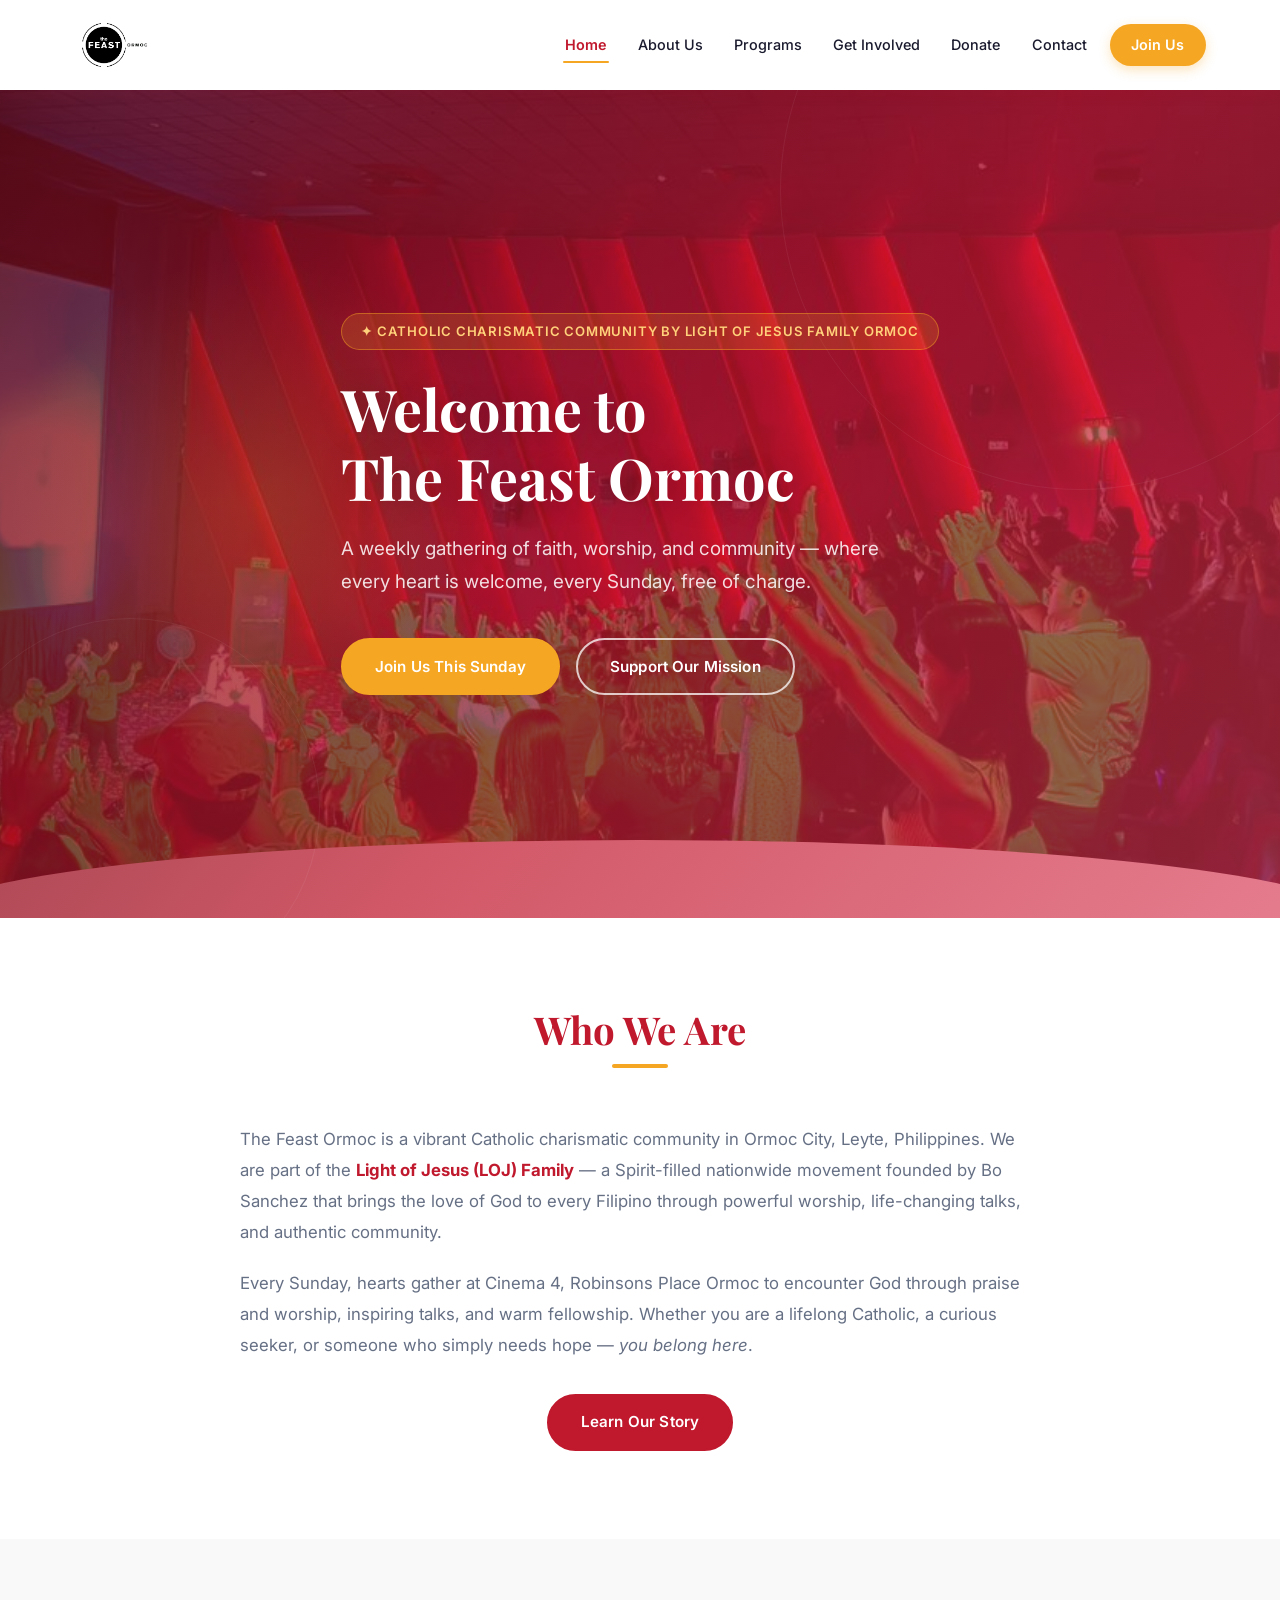
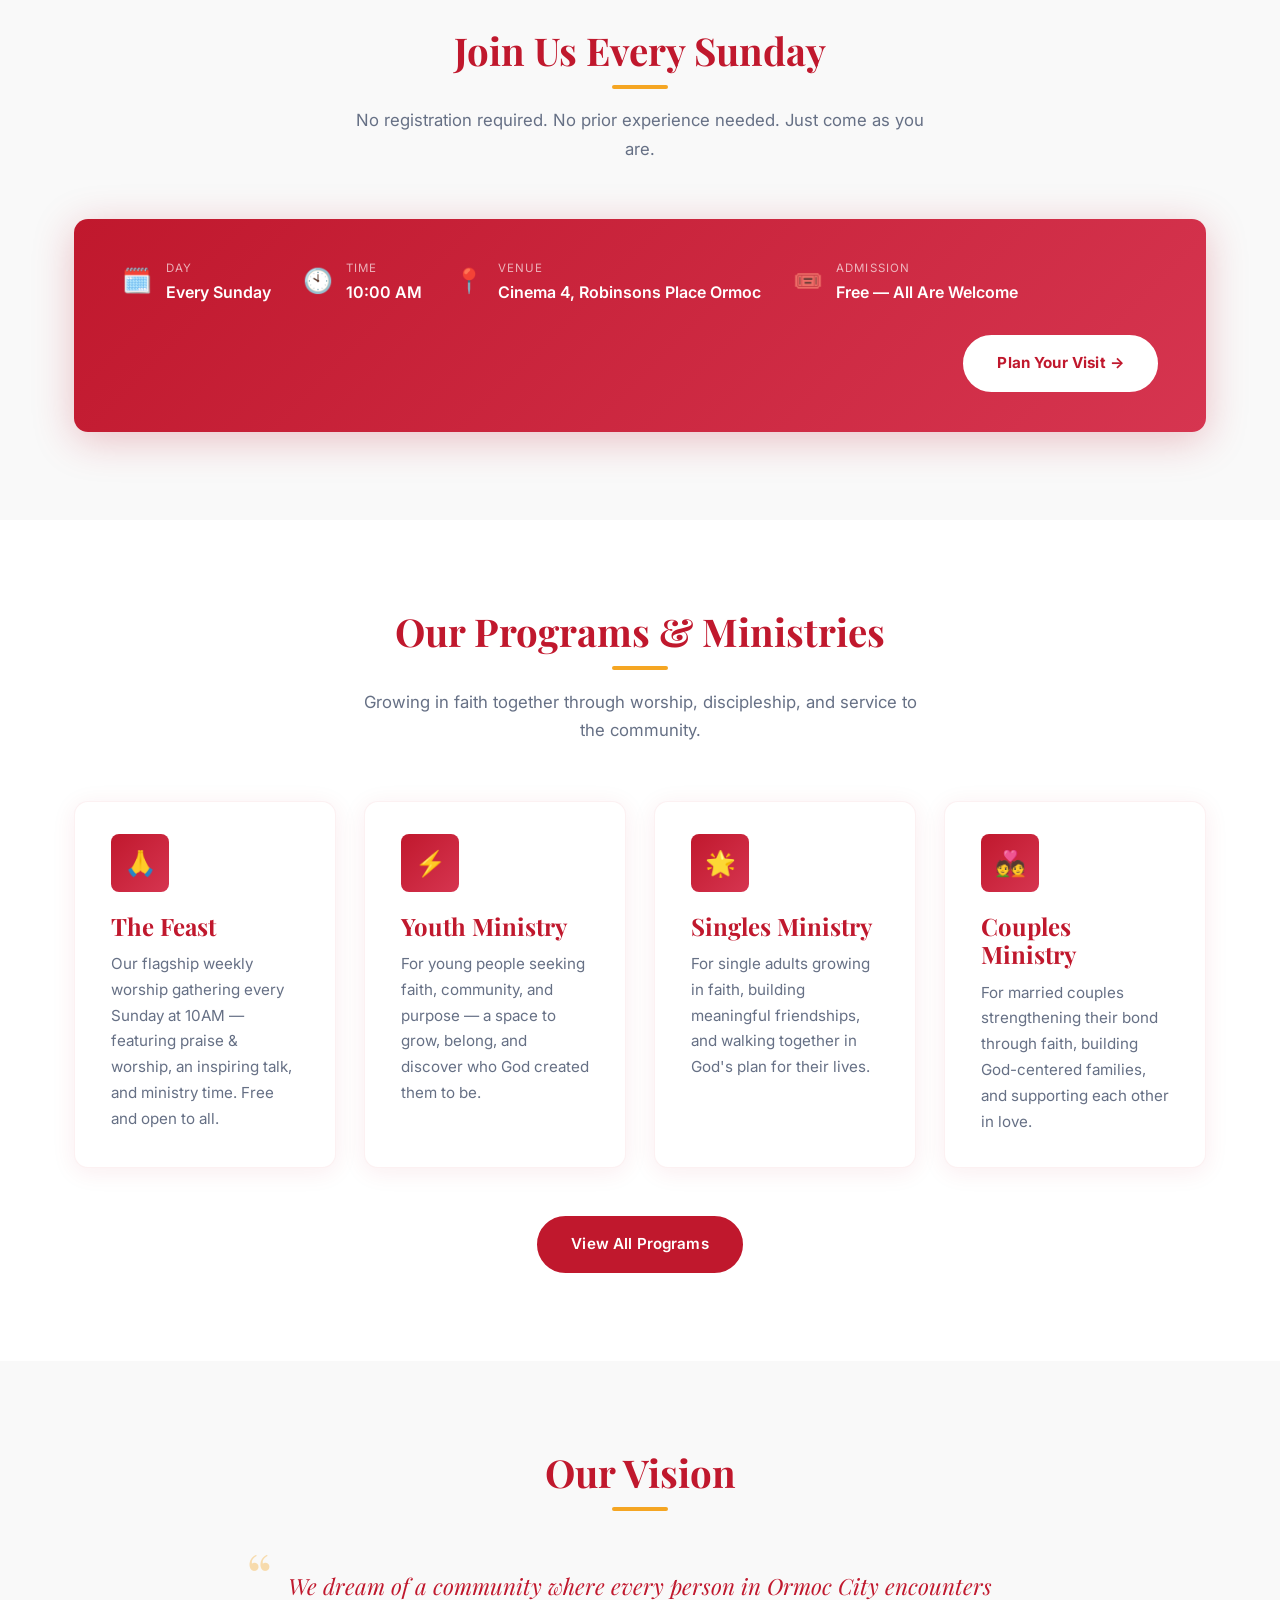
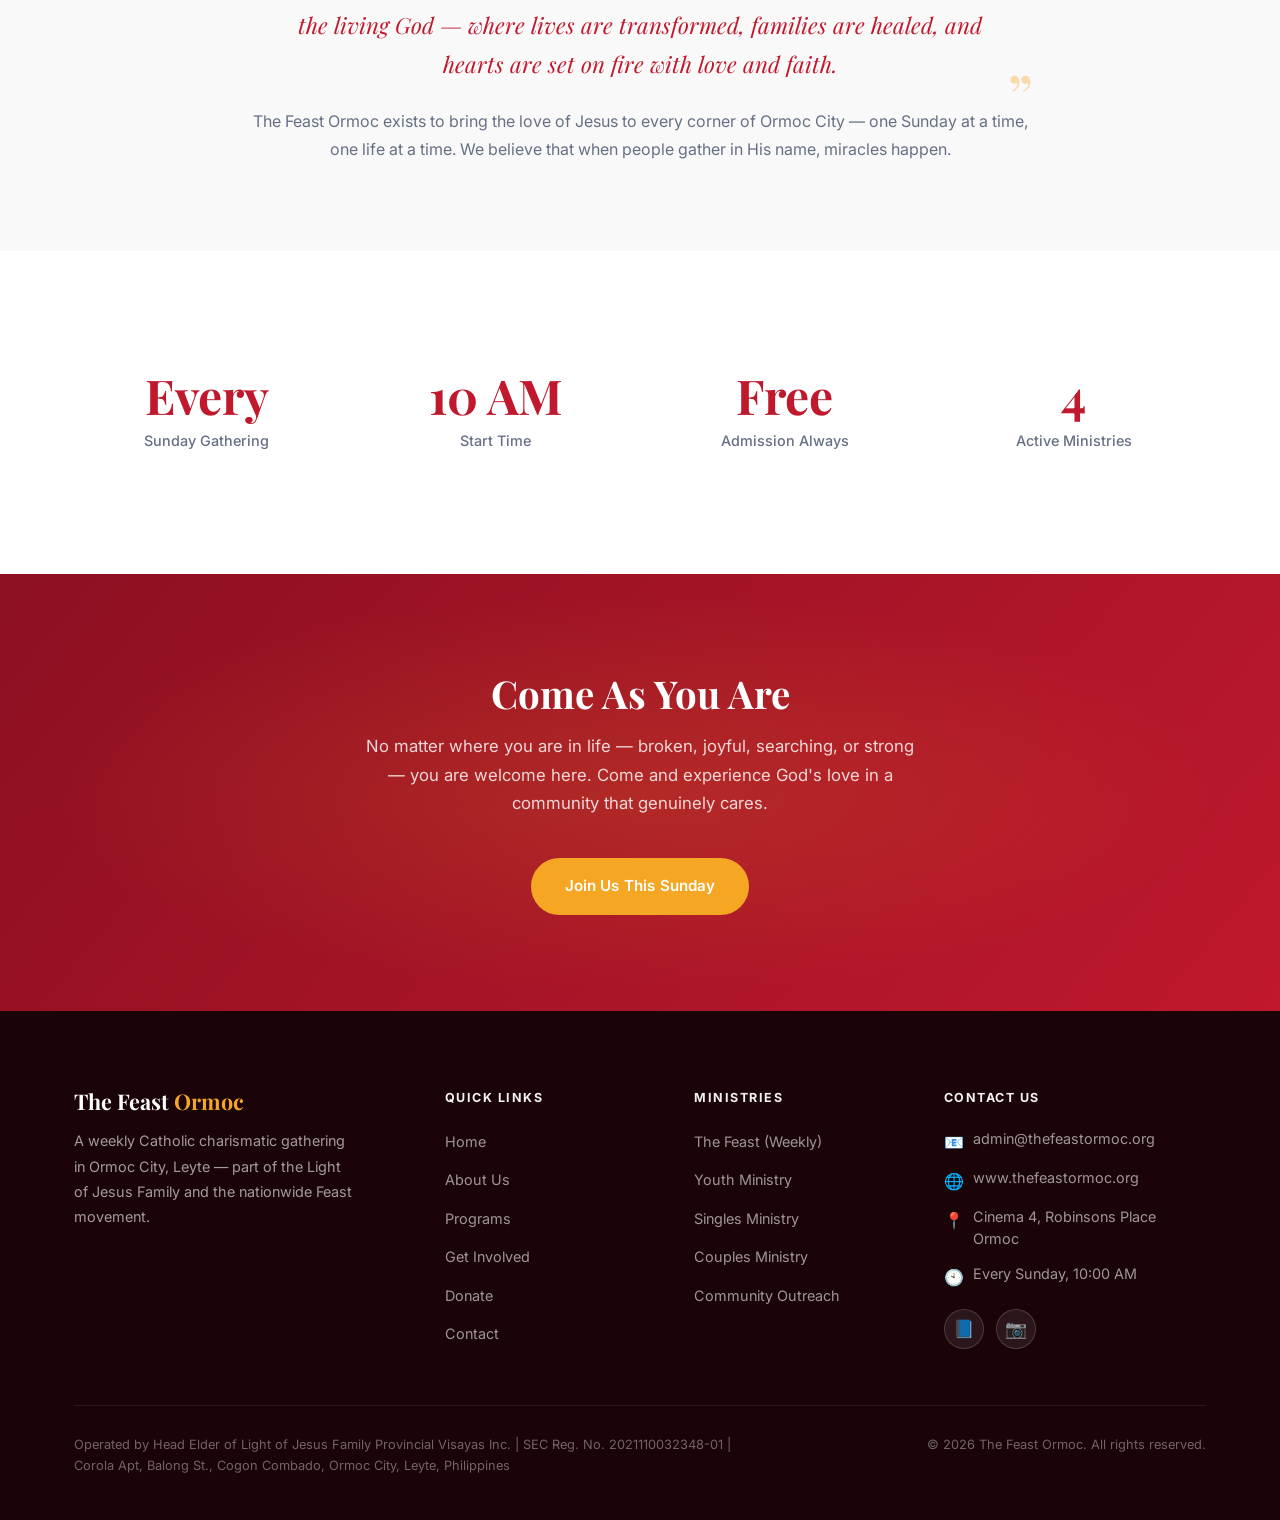
<file: index.html>
<!DOCTYPE html>
<html lang="en">
<head>
  <meta charset="UTF-8" />
  <meta name="viewport" content="width=device-width, initial-scale=1.0" />
  <title>The Feast Ormoc — Welcome</title>
  <meta name="description" content="The Feast Ormoc is a weekly Catholic charismatic gathering in Ormoc City, Leyte. Join us every Sunday at 10AM at Cinema 4, Robinsons Place Ormoc. Free admission. All are welcome." />
  <link rel="preconnect" href="https://fonts.googleapis.com" />
  <link rel="preconnect" href="https://fonts.gstatic.com" crossorigin />
  <link href="https://fonts.googleapis.com/css2?family=Inter:wght@400;500;600;700&family=Playfair+Display:ital,wght@0,700;0,800;1,700&display=swap" rel="stylesheet" />
  <link rel="stylesheet" href="styles.css" />
</head>
<body>

  <!-- ============================================================
       NAVIGATION
       ============================================================ -->
  <header class="navbar">
    <div class="container nav-inner">
      <a href="index.html" class="nav-logo"><img src="logo.png" alt="The Feast Ormoc" /></a>
      <nav class="nav-links" aria-label="Main navigation">
        <a href="index.html" class="active" aria-current="page">Home</a>
        <a href="about.html">About Us</a>
        <a href="programs.html">Programs</a>
        <a href="get-involved.html">Get Involved</a>
        <a href="donate.html">Donate</a>
        <a href="contact.html">Contact</a>
        <a href="contact.html" class="nav-cta">Join Us</a>
      </nav>
      <button class="hamburger" id="hamburger" aria-label="Toggle navigation menu" aria-expanded="false">
        <span></span><span></span><span></span>
      </button>
    </div>
    <div class="mobile-nav" id="mobileNav" aria-hidden="true">
      <a href="index.html" class="active">Home</a>
      <a href="about.html">About Us</a>
      <a href="programs.html">Programs</a>
      <a href="get-involved.html">Get Involved</a>
      <a href="donate.html">Donate</a>
      <a href="contact.html">Contact</a>
      <a href="contact.html" class="nav-cta">Join Us This Sunday</a>
    </div>
  </header>

  <!-- ============================================================
       HERO
       ============================================================ -->
  <section class="hero" aria-label="Welcome banner">
    <div class="hero-decoration">
      <div class="hero-circle hero-circle-1"></div>
      <div class="hero-circle hero-circle-2"></div>
      <div class="hero-glow"></div>
    </div>
    <div class="hero-wave"></div>

    <div class="container">
      <div class="hero-content fade-in">
        <div class="hero-eyebrow">✦ Catholic Charismatic Community by Light of Jesus Family Ormoc</div>
        <h1>Welcome to<br />The Feast Ormoc</h1>
        <p class="hero-sub">A weekly gathering of faith, worship, and community — where every heart is welcome, every Sunday, free of charge.</p>
        <div class="hero-buttons">
          <a href="contact.html" class="btn btn-primary">Join Us This Sunday</a>
          <a href="donate.html" class="btn btn-outline">Support Our Mission</a>
        </div>
      </div>
    </div>
  </section>

  <!-- ============================================================
       WHO WE ARE
       ============================================================ -->
  <section class="section" id="about">
    <div class="container">
      <div style="max-width: 800px; margin: 0 auto;">
        <div class="section-title">
          <h2>Who We Are</h2>
          <div class="title-bar"></div>
        </div>
        <p class="fade-in" style="color: var(--text-light); font-size: 1.05rem; line-height: 1.85; margin-bottom: 1.25rem;">
          The Feast Ormoc is a vibrant Catholic charismatic community in Ormoc City, Leyte, Philippines. We are part of the <strong style="color: var(--primary);">Light of Jesus (LOJ) Family</strong> — a Spirit-filled nationwide movement founded by Bo Sanchez that brings the love of God to every Filipino through powerful worship, life-changing talks, and authentic community.
        </p>
        <p class="fade-in fade-in-delay-1" style="color: var(--text-light); font-size: 1.05rem; line-height: 1.85; margin-bottom: 2rem;">
          Every Sunday, hearts gather at Cinema 4, Robinsons Place Ormoc to encounter God through praise and worship, inspiring talks, and warm fellowship. Whether you are a lifelong Catholic, a curious seeker, or someone who simply needs hope — <em>you belong here</em>.
        </p>
        <div class="fade-in fade-in-delay-2" style="text-align: center;">
          <a href="about.html" class="btn btn-secondary">Learn Our Story</a>
        </div>
      </div>
    </div>
  </section>

  <!-- ============================================================
       EVENT INFO
       ============================================================ -->
  <section class="section section-alt" id="gathering">
    <div class="container">
      <div class="section-title">
        <h2>Join Us Every Sunday</h2>
        <div class="title-bar"></div>
        <p>No registration required. No prior experience needed. Just come as you are.</p>
      </div>

      <div class="event-card fade-in">
        <div class="event-detail">
          <span class="ev-icon">🗓️</span>
          <div>
            <div class="ev-label">Day</div>
            <div class="ev-value">Every Sunday</div>
          </div>
        </div>
        <div class="event-detail">
          <span class="ev-icon">🕙</span>
          <div>
            <div class="ev-label">Time</div>
            <div class="ev-value">10:00 AM</div>
          </div>
        </div>
        <div class="event-detail">
          <span class="ev-icon">📍</span>
          <div>
            <div class="ev-label">Venue</div>
            <div class="ev-value">Cinema 4, Robinsons Place Ormoc</div>
          </div>
        </div>
        <div class="event-detail">
          <span class="ev-icon">🎟️</span>
          <div>
            <div class="ev-label">Admission</div>
            <div class="ev-value">Free — All Are Welcome</div>
          </div>
        </div>
        <div class="event-card-cta">
          <a href="contact.html" class="btn" style="background: #fff; color: var(--primary); border-color: #fff; font-weight: 700;">
            Plan Your Visit →
          </a>
        </div>
      </div>
    </div>
  </section>

  <!-- ============================================================
       PROGRAMS PREVIEW
       ============================================================ -->
  <section class="section" id="programs">
    <div class="container">
      <div class="section-title">
        <h2>Our Programs & Ministries</h2>
        <div class="title-bar"></div>
        <p>Growing in faith together through worship, discipleship, and service to the community.</p>
      </div>

      <div class="card-grid">
        <div class="card fade-in">
          <div class="card-icon">🙏</div>
          <h3>The Feast</h3>
          <p>Our flagship weekly worship gathering every Sunday at 10AM — featuring praise & worship, an inspiring talk, and ministry time. Free and open to all.</p>
        </div>
        <div class="card fade-in fade-in-delay-1">
          <div class="card-icon">⚡</div>
          <h3>Youth Ministry</h3>
          <p>For young people seeking faith, community, and purpose — a space to grow, belong, and discover who God created them to be.</p>
        </div>
        <div class="card fade-in fade-in-delay-2">
          <div class="card-icon">🌟</div>
          <h3>Singles Ministry</h3>
          <p>For single adults growing in faith, building meaningful friendships, and walking together in God's plan for their lives.</p>
        </div>
        <div class="card fade-in fade-in-delay-3">
          <div class="card-icon">💑</div>
          <h3>Couples Ministry</h3>
          <p>For married couples strengthening their bond through faith, building God-centered families, and supporting each other in love.</p>
        </div>
      </div>

      <div style="text-align: center; margin-top: 3rem;" class="fade-in">
        <a href="programs.html" class="btn btn-secondary">View All Programs</a>
      </div>
    </div>
  </section>

  <!-- ============================================================
       OUR VISION
       ============================================================ -->
  <section class="section section-alt" id="vision">
    <div class="container">
      <div class="section-title">
        <h2>Our Vision</h2>
        <div class="title-bar"></div>
      </div>
      <div class="vision-quote fade-in">
        <blockquote>
          We dream of a community where every person in Ormoc City encounters the living God — where lives are transformed, families are healed, and hearts are set on fire with love and faith.
        </blockquote>
        <p>The Feast Ormoc exists to bring the love of Jesus to every corner of Ormoc City — one Sunday at a time, one life at a time. We believe that when people gather in His name, miracles happen.</p>
      </div>
    </div>
  </section>

  <!-- ============================================================
       STATS ROW
       ============================================================ -->
  <section class="section">
    <div class="container">
      <div class="stats-row">
        <div class="stat-item fade-in">
          <span class="stat-num">Every</span>
          <span class="stat-label">Sunday Gathering</span>
        </div>
        <div class="stat-item fade-in fade-in-delay-1">
          <span class="stat-num">10 AM</span>
          <span class="stat-label">Start Time</span>
        </div>
        <div class="stat-item fade-in fade-in-delay-2">
          <span class="stat-num">Free</span>
          <span class="stat-label">Admission Always</span>
        </div>
        <div class="stat-item fade-in fade-in-delay-3">
          <span class="stat-num">4</span>
          <span class="stat-label">Active Ministries</span>
        </div>
      </div>
    </div>
  </section>

  <!-- ============================================================
       CTA BANNER
       ============================================================ -->
  <section class="cta-banner">
    <div class="container">
      <h2>Come As You Are</h2>
      <p>No matter where you are in life — broken, joyful, searching, or strong — you are welcome here. Come and experience God's love in a community that genuinely cares.</p>
      <a href="contact.html" class="btn btn-primary">Join Us This Sunday</a>
    </div>
  </section>

  <!-- ============================================================
       FOOTER
       ============================================================ -->
  <footer class="footer">
    <div class="container">
      <div class="footer-grid">

        <div class="footer-brand">
          <a href="index.html" class="nav-logo">The Feast <span>Ormoc</span></a>
          <p>A weekly Catholic charismatic gathering in Ormoc City, Leyte — part of the Light of Jesus Family and the nationwide Feast movement.</p>
        </div>

        <div class="footer-col">
          <h4>Quick Links</h4>
          <ul class="footer-links">
            <li><a href="index.html">Home</a></li>
            <li><a href="about.html">About Us</a></li>
            <li><a href="programs.html">Programs</a></li>
            <li><a href="get-involved.html">Get Involved</a></li>
            <li><a href="donate.html">Donate</a></li>
            <li><a href="contact.html">Contact</a></li>
          </ul>
        </div>

        <div class="footer-col">
          <h4>Ministries</h4>
          <ul class="footer-links">
            <li><a href="programs.html">The Feast (Weekly)</a></li>
            <li><a href="programs.html">Youth Ministry</a></li>
            <li><a href="programs.html">Singles Ministry</a></li>
            <li><a href="programs.html">Couples Ministry</a></li>
            <li><a href="programs.html">Community Outreach</a></li>
          </ul>
        </div>

        <div class="footer-col">
          <h4>Contact Us</h4>
          <div class="footer-contact-item">
            <span class="fc-icon">📧</span>
            <span>admin@thefeastormoc.org</span>
          </div>
          <div class="footer-contact-item">
            <span class="fc-icon">🌐</span>
            <span>www.thefeastormoc.org</span>
          </div>
          <div class="footer-contact-item">
            <span class="fc-icon">📍</span>
            <span>Cinema 4, Robinsons Place Ormoc</span>
          </div>
          <div class="footer-contact-item">
            <span class="fc-icon">🕙</span>
            <span>Every Sunday, 10:00 AM</span>
          </div>
          <div class="social-links">
            <a href="https://www.facebook.com/thefeastormoc/" target="_blank" rel="noopener" class="social-link" aria-label="Facebook">📘</a>
            <a href="https://www.instagram.com/thefeastormoc/" target="_blank" rel="noopener" class="social-link" aria-label="Instagram">📷</a>
          </div>
        </div>

      </div><!-- /footer-grid -->

      <div class="footer-bottom">
        <div class="footer-bottom-inner">
          <p class="footer-legal">
            Operated by Head Elder of Light of Jesus Family Provincial Visayas Inc. | SEC Reg. No. 2021110032348-01 | Corola Apt, Balong St., Cogon Combado, Ormoc City, Leyte, Philippines
          </p>
          <p>© 2026 The Feast Ormoc. All rights reserved.</p>
        </div>
      </div>
    </div>
  </footer>

  <!-- ============================================================
       SCRIPTS
       ============================================================ -->
  <script>
    // Hamburger toggle
    const hamburger = document.getElementById('hamburger');
    const mobileNav = document.getElementById('mobileNav');

    hamburger.addEventListener('click', () => {
      const isOpen = mobileNav.classList.toggle('open');
      hamburger.classList.toggle('open');
      hamburger.setAttribute('aria-expanded', isOpen);
      mobileNav.setAttribute('aria-hidden', !isOpen);
    });

    // Close on link click
    mobileNav.querySelectorAll('a').forEach(link => {
      link.addEventListener('click', () => {
        mobileNav.classList.remove('open');
        hamburger.classList.remove('open');
        hamburger.setAttribute('aria-expanded', 'false');
        mobileNav.setAttribute('aria-hidden', 'true');
      });
    });

    // Fade-in on scroll
    const fadeEls = document.querySelectorAll('.fade-in');
    const observer = new IntersectionObserver((entries) => {
      entries.forEach(entry => {
        if (entry.isIntersecting) {
          entry.target.classList.add('visible');
          observer.unobserve(entry.target);
        }
      });
    }, { threshold: 0.12, rootMargin: '0px 0px -40px 0px' });

    fadeEls.forEach(el => observer.observe(el));
  </script>

</body>
</html>
</file>
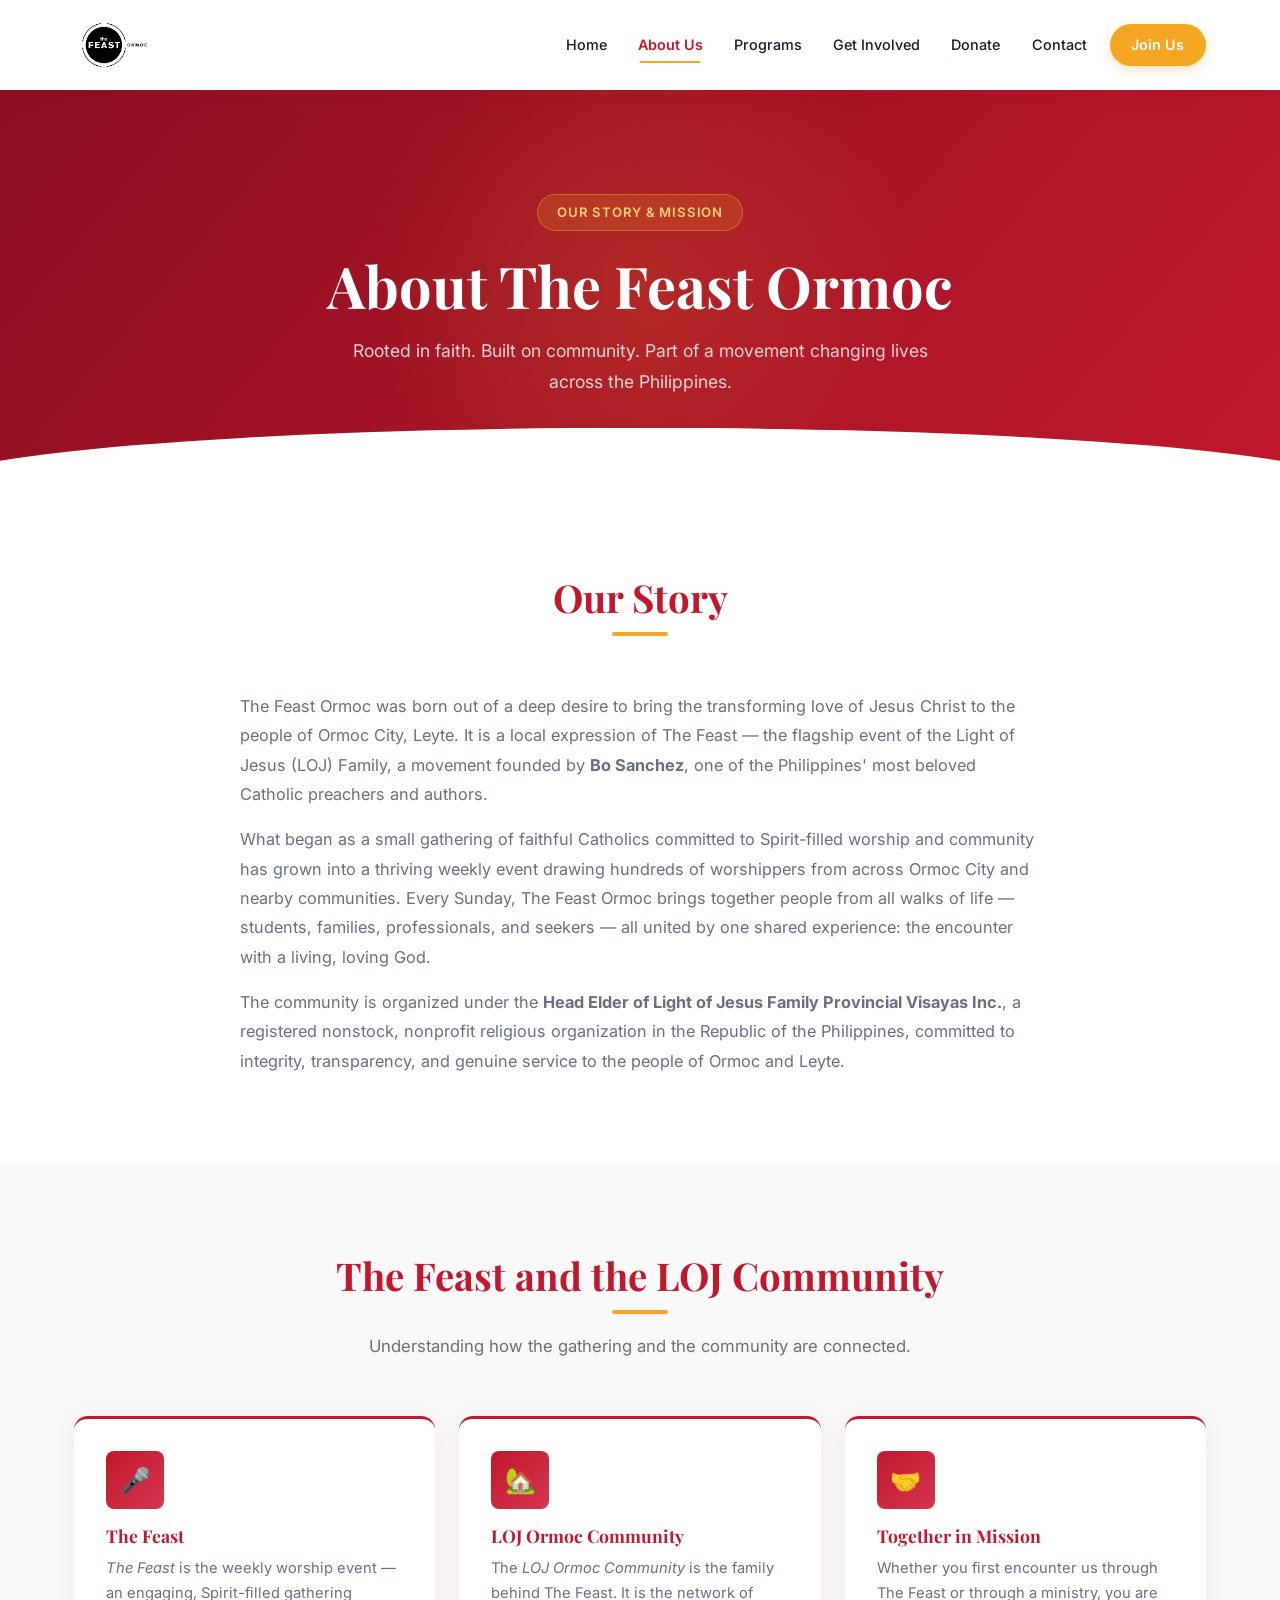
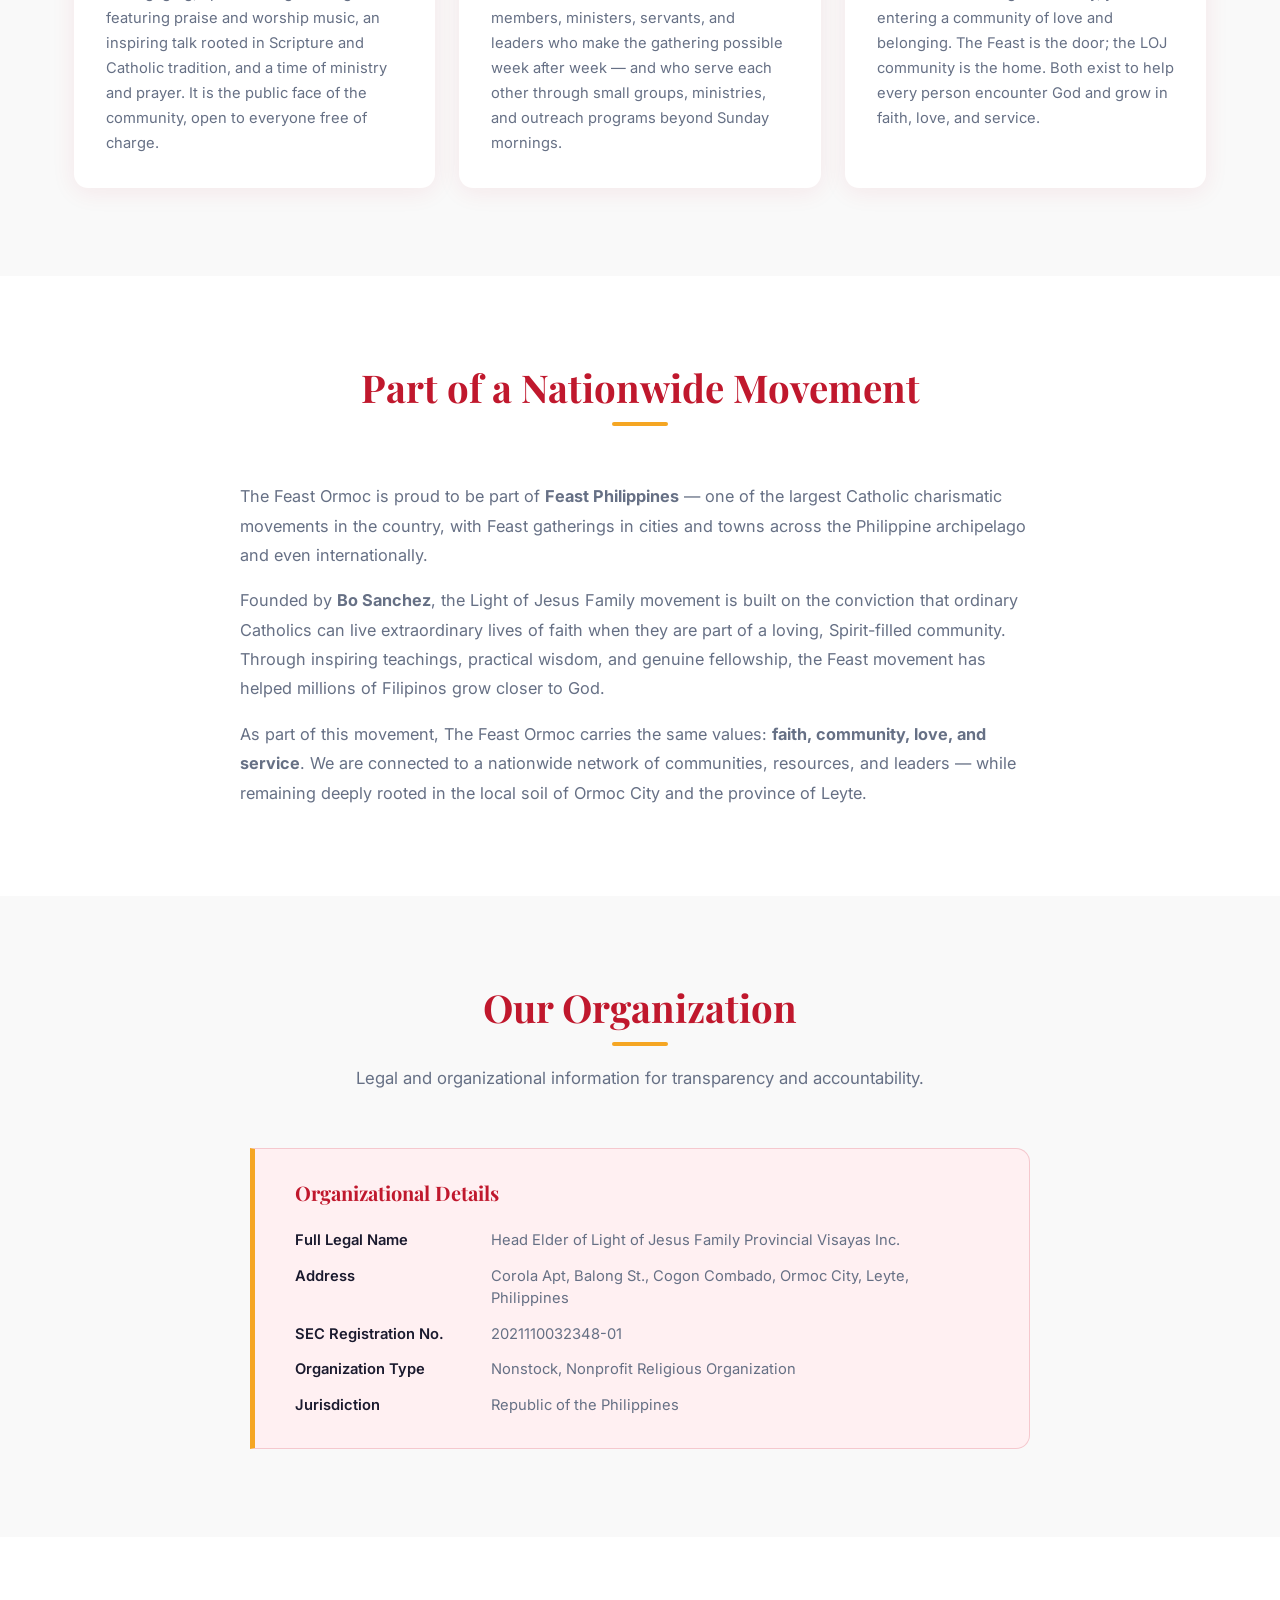
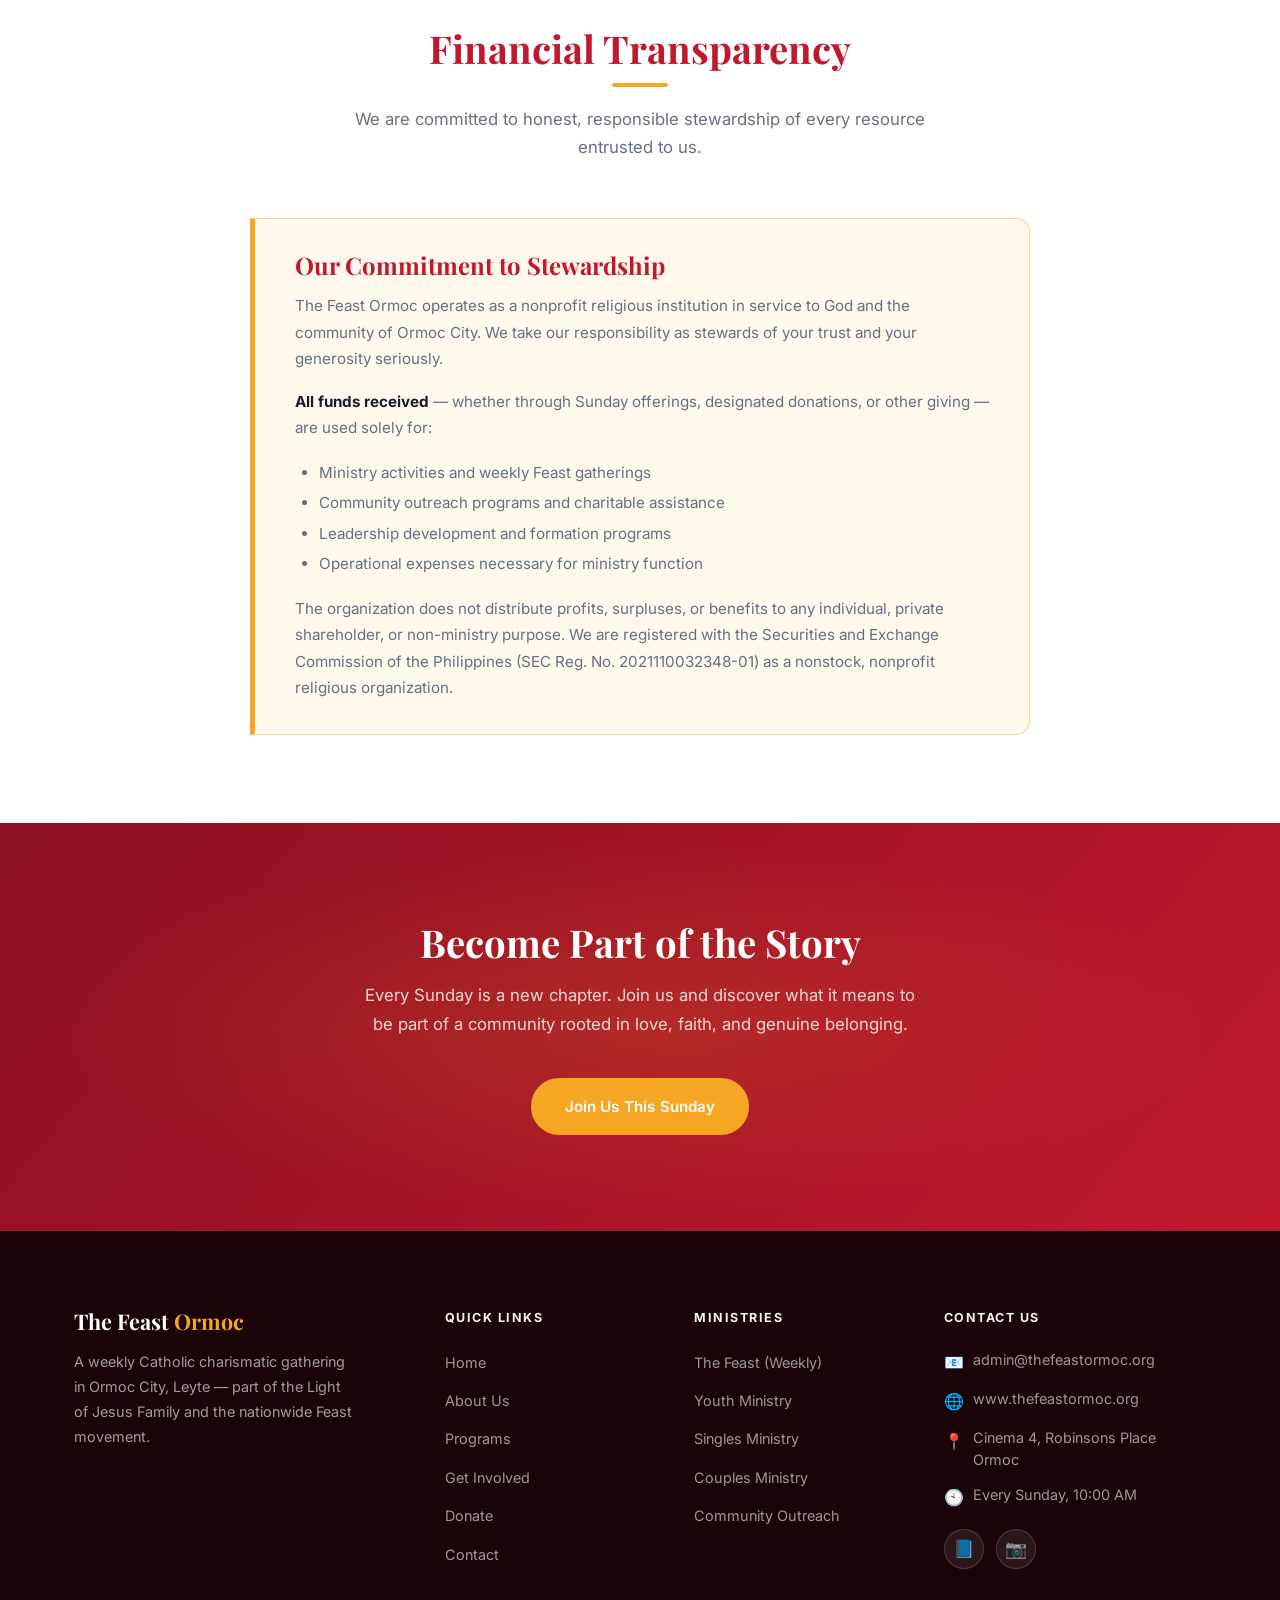
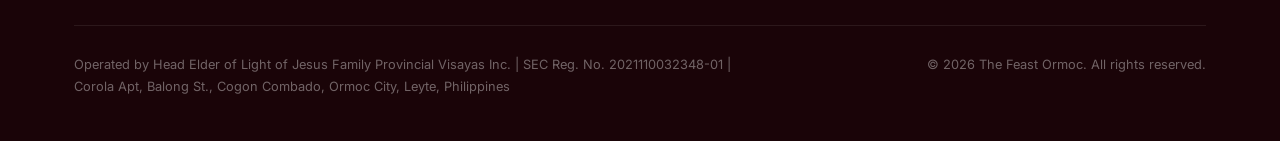
<file: about.html>
<!DOCTYPE html>
<html lang="en">
<head>
  <meta charset="UTF-8" />
  <meta name="viewport" content="width=device-width, initial-scale=1.0" />
  <title>About Us — The Feast Ormoc</title>
  <meta name="description" content="Learn about The Feast Ormoc, its connection to the Light of Jesus Family, Bo Sanchez, and the nationwide Feast Philippines movement. Registered nonprofit religious organization." />
  <link rel="preconnect" href="https://fonts.googleapis.com" />
  <link rel="preconnect" href="https://fonts.gstatic.com" crossorigin />
  <link href="https://fonts.googleapis.com/css2?family=Inter:wght@400;500;600;700&family=Playfair+Display:ital,wght@0,700;0,800;1,700&display=swap" rel="stylesheet" />
  <link rel="stylesheet" href="styles.css" />
</head>
<body>

  <!-- ============================================================
       NAVIGATION
       ============================================================ -->
  <header class="navbar">
    <div class="container nav-inner">
      <a href="index.html" class="nav-logo"><img src="logo.png" alt="The Feast Ormoc" /></a>
      <nav class="nav-links" aria-label="Main navigation">
        <a href="index.html">Home</a>
        <a href="about.html" class="active" aria-current="page">About Us</a>
        <a href="programs.html">Programs</a>
        <a href="get-involved.html">Get Involved</a>
        <a href="donate.html">Donate</a>
        <a href="contact.html">Contact</a>
        <a href="contact.html" class="nav-cta">Join Us</a>
      </nav>
      <button class="hamburger" id="hamburger" aria-label="Toggle navigation menu" aria-expanded="false">
        <span></span><span></span><span></span>
      </button>
    </div>
    <div class="mobile-nav" id="mobileNav" aria-hidden="true">
      <a href="index.html">Home</a>
      <a href="about.html" class="active">About Us</a>
      <a href="programs.html">Programs</a>
      <a href="get-involved.html">Get Involved</a>
      <a href="donate.html">Donate</a>
      <a href="contact.html">Contact</a>
      <a href="contact.html" class="nav-cta">Join Us This Sunday</a>
    </div>
  </header>

  <!-- ============================================================
       PAGE HERO
       ============================================================ -->
  <section class="page-hero" aria-label="About Us banner">
    <div class="page-hero-decoration">
      <div class="page-hero-glow"></div>
    </div>
    <div class="page-hero-wave"></div>
    <div class="container">
      <div class="page-hero-content fade-in">
        <div class="hero-eyebrow">Our Story & Mission</div>
        <h1>About The Feast Ormoc</h1>
        <p>Rooted in faith. Built on community. Part of a movement changing lives across the Philippines.</p>
      </div>
    </div>
  </section>

  <!-- ============================================================
       OUR STORY
       ============================================================ -->
  <section class="section" id="story">
    <div class="container">
      <div class="section-title">
        <h2>Our Story</h2>
        <div class="title-bar"></div>
      </div>
      <div class="story-section fade-in">
        <p>
          The Feast Ormoc was born out of a deep desire to bring the transforming love of Jesus Christ to the people of Ormoc City, Leyte. It is a local expression of The Feast — the flagship event of the Light of Jesus (LOJ) Family, a movement founded by <strong>Bo Sanchez</strong>, one of the Philippines' most beloved Catholic preachers and authors.
        </p>
        <p>
          What began as a small gathering of faithful Catholics committed to Spirit-filled worship and community has grown into a thriving weekly event drawing hundreds of worshippers from across Ormoc City and nearby communities. Every Sunday, The Feast Ormoc brings together people from all walks of life — students, families, professionals, and seekers — all united by one shared experience: the encounter with a living, loving God.
        </p>
        <p>
          The community is organized under the <strong>Head Elder of Light of Jesus Family Provincial Visayas Inc.</strong>, a registered nonstock, nonprofit religious organization in the Republic of the Philippines, committed to integrity, transparency, and genuine service to the people of Ormoc and Leyte.
        </p>
      </div>
    </div>
  </section>

  <!-- ============================================================
       THE FEAST AND THE LOJ COMMUNITY
       ============================================================ -->
  <section class="section section-alt" id="loj">
    <div class="container">
      <div class="section-title">
        <h2>The Feast and the LOJ Community</h2>
        <div class="title-bar"></div>
        <p>Understanding how the gathering and the community are connected.</p>
      </div>

      <div class="movement-cards fade-in">
        <div class="movement-card">
          <div class="card-icon" style="margin-bottom: 1rem;">🎤</div>
          <h4>The Feast</h4>
          <p>
            <em>The Feast</em> is the weekly worship event — an engaging, Spirit-filled gathering featuring praise and worship music, an inspiring talk rooted in Scripture and Catholic tradition, and a time of ministry and prayer. It is the public face of the community, open to everyone free of charge.
          </p>
        </div>
        <div class="movement-card">
          <div class="card-icon" style="margin-bottom: 1rem;">🏡</div>
          <h4>LOJ Ormoc Community</h4>
          <p>
            The <em>LOJ Ormoc Community</em> is the family behind The Feast. It is the network of members, ministers, servants, and leaders who make the gathering possible week after week — and who serve each other through small groups, ministries, and outreach programs beyond Sunday mornings.
          </p>
        </div>
        <div class="movement-card">
          <div class="card-icon" style="margin-bottom: 1rem;">🤝</div>
          <h4>Together in Mission</h4>
          <p>
            Whether you first encounter us through The Feast or through a ministry, you are entering a community of love and belonging. The Feast is the door; the LOJ community is the home. Both exist to help every person encounter God and grow in faith, love, and service.
          </p>
        </div>
      </div>
    </div>
  </section>

  <!-- ============================================================
       PART OF A NATIONWIDE MOVEMENT
       ============================================================ -->
  <section class="section" id="movement">
    <div class="container">
      <div class="section-title">
        <h2>Part of a Nationwide Movement</h2>
        <div class="title-bar"></div>
      </div>
      <div class="story-section fade-in">
        <p>
          The Feast Ormoc is proud to be part of <strong>Feast Philippines</strong> — one of the largest Catholic charismatic movements in the country, with Feast gatherings in cities and towns across the Philippine archipelago and even internationally.
        </p>
        <p>
          Founded by <strong>Bo Sanchez</strong>, the Light of Jesus Family movement is built on the conviction that ordinary Catholics can live extraordinary lives of faith when they are part of a loving, Spirit-filled community. Through inspiring teachings, practical wisdom, and genuine fellowship, the Feast movement has helped millions of Filipinos grow closer to God.
        </p>
        <p>
          As part of this movement, The Feast Ormoc carries the same values: <strong>faith, community, love, and service</strong>. We are connected to a nationwide network of communities, resources, and leaders — while remaining deeply rooted in the local soil of Ormoc City and the province of Leyte.
        </p>
      </div>
    </div>
  </section>

  <!-- ============================================================
       OUR ORGANIZATION
       ============================================================ -->
  <section class="section section-alt" id="organization">
    <div class="container">
      <div class="section-title">
        <h2>Our Organization</h2>
        <div class="title-bar"></div>
        <p>Legal and organizational information for transparency and accountability.</p>
      </div>
      <div class="info-box fade-in" style="max-width: 780px; margin: 0 auto;">
        <h3>Organizational Details</h3>
        <dl>
          <div class="info-row">
            <dt>Full Legal Name</dt>
            <dd>Head Elder of Light of Jesus Family Provincial Visayas Inc.</dd>
          </div>
          <div class="info-row">
            <dt>Address</dt>
            <dd>Corola Apt, Balong St., Cogon Combado, Ormoc City, Leyte, Philippines</dd>
          </div>
          <div class="info-row">
            <dt>SEC Registration No.</dt>
            <dd>2021110032348-01</dd>
          </div>
          <div class="info-row">
            <dt>Organization Type</dt>
            <dd>Nonstock, Nonprofit Religious Organization</dd>
          </div>
          <div class="info-row">
            <dt>Jurisdiction</dt>
            <dd>Republic of the Philippines</dd>
          </div>
        </dl>
      </div>
    </div>
  </section>

  <!-- ============================================================
       FINANCIAL TRANSPARENCY
       ============================================================ -->
  <section class="section" id="transparency">
    <div class="container">
      <div class="section-title">
        <h2>Financial Transparency</h2>
        <div class="title-bar"></div>
        <p>We are committed to honest, responsible stewardship of every resource entrusted to us.</p>
      </div>
      <div class="transparency-box fade-in" style="max-width: 780px; margin: 0 auto;">
        <h3>Our Commitment to Stewardship</h3>
        <p>
          The Feast Ormoc operates as a nonprofit religious institution in service to God and the community of Ormoc City. We take our responsibility as stewards of your trust and your generosity seriously.
        </p>
        <p style="margin-top: 1rem;">
          <strong style="color: var(--text);">All funds received</strong> — whether through Sunday offerings, designated donations, or other giving — are used solely for:
        </p>
        <ul style="margin: 1rem 0 1rem 1.5rem; color: var(--text-light); font-size: 0.95rem; line-height: 2; list-style: disc;">
          <li>Ministry activities and weekly Feast gatherings</li>
          <li>Community outreach programs and charitable assistance</li>
          <li>Leadership development and formation programs</li>
          <li>Operational expenses necessary for ministry function</li>
        </ul>
        <p>
          The organization does not distribute profits, surpluses, or benefits to any individual, private shareholder, or non-ministry purpose. We are registered with the Securities and Exchange Commission of the Philippines (SEC Reg. No. 2021110032348-01) as a nonstock, nonprofit religious organization.
        </p>
      </div>
    </div>
  </section>

  <!-- ============================================================
       CTA BANNER
       ============================================================ -->
  <section class="cta-banner">
    <div class="container">
      <h2>Become Part of the Story</h2>
      <p>Every Sunday is a new chapter. Join us and discover what it means to be part of a community rooted in love, faith, and genuine belonging.</p>
      <a href="contact.html" class="btn btn-primary">Join Us This Sunday</a>
    </div>
  </section>

  <!-- ============================================================
       FOOTER
       ============================================================ -->
  <footer class="footer">
    <div class="container">
      <div class="footer-grid">

        <div class="footer-brand">
          <a href="index.html" class="nav-logo">The Feast <span>Ormoc</span></a>
          <p>A weekly Catholic charismatic gathering in Ormoc City, Leyte — part of the Light of Jesus Family and the nationwide Feast movement.</p>
        </div>

        <div class="footer-col">
          <h4>Quick Links</h4>
          <ul class="footer-links">
            <li><a href="index.html">Home</a></li>
            <li><a href="about.html">About Us</a></li>
            <li><a href="programs.html">Programs</a></li>
            <li><a href="get-involved.html">Get Involved</a></li>
            <li><a href="donate.html">Donate</a></li>
            <li><a href="contact.html">Contact</a></li>
          </ul>
        </div>

        <div class="footer-col">
          <h4>Ministries</h4>
          <ul class="footer-links">
            <li><a href="programs.html">The Feast (Weekly)</a></li>
            <li><a href="programs.html">Youth Ministry</a></li>
            <li><a href="programs.html">Singles Ministry</a></li>
            <li><a href="programs.html">Couples Ministry</a></li>
            <li><a href="programs.html">Community Outreach</a></li>
          </ul>
        </div>

        <div class="footer-col">
          <h4>Contact Us</h4>
          <div class="footer-contact-item">
            <span class="fc-icon">📧</span>
            <span>admin@thefeastormoc.org</span>
          </div>
          <div class="footer-contact-item">
            <span class="fc-icon">🌐</span>
            <span>www.thefeastormoc.org</span>
          </div>
          <div class="footer-contact-item">
            <span class="fc-icon">📍</span>
            <span>Cinema 4, Robinsons Place Ormoc</span>
          </div>
          <div class="footer-contact-item">
            <span class="fc-icon">🕙</span>
            <span>Every Sunday, 10:00 AM</span>
          </div>
          <div class="social-links">
            <a href="https://www.facebook.com/thefeastormoc/" target="_blank" rel="noopener" class="social-link" aria-label="Facebook">📘</a>
            <a href="https://www.instagram.com/thefeastormoc/" target="_blank" rel="noopener" class="social-link" aria-label="Instagram">📷</a>
          </div>
        </div>

      </div>
      <div class="footer-bottom">
        <div class="footer-bottom-inner">
          <p class="footer-legal">
            Operated by Head Elder of Light of Jesus Family Provincial Visayas Inc. | SEC Reg. No. 2021110032348-01 | Corola Apt, Balong St., Cogon Combado, Ormoc City, Leyte, Philippines
          </p>
          <p>© 2026 The Feast Ormoc. All rights reserved.</p>
        </div>
      </div>
    </div>
  </footer>

  <script>
    const hamburger = document.getElementById('hamburger');
    const mobileNav = document.getElementById('mobileNav');
    hamburger.addEventListener('click', () => {
      const isOpen = mobileNav.classList.toggle('open');
      hamburger.classList.toggle('open');
      hamburger.setAttribute('aria-expanded', isOpen);
      mobileNav.setAttribute('aria-hidden', !isOpen);
    });
    mobileNav.querySelectorAll('a').forEach(link => {
      link.addEventListener('click', () => {
        mobileNav.classList.remove('open');
        hamburger.classList.remove('open');
        hamburger.setAttribute('aria-expanded', 'false');
        mobileNav.setAttribute('aria-hidden', 'true');
      });
    });
    const fadeEls = document.querySelectorAll('.fade-in');
    const observer = new IntersectionObserver((entries) => {
      entries.forEach(entry => {
        if (entry.isIntersecting) {
          entry.target.classList.add('visible');
          observer.unobserve(entry.target);
        }
      });
    }, { threshold: 0.12, rootMargin: '0px 0px -40px 0px' });
    fadeEls.forEach(el => observer.observe(el));
  </script>

</body>
</html>
</file>
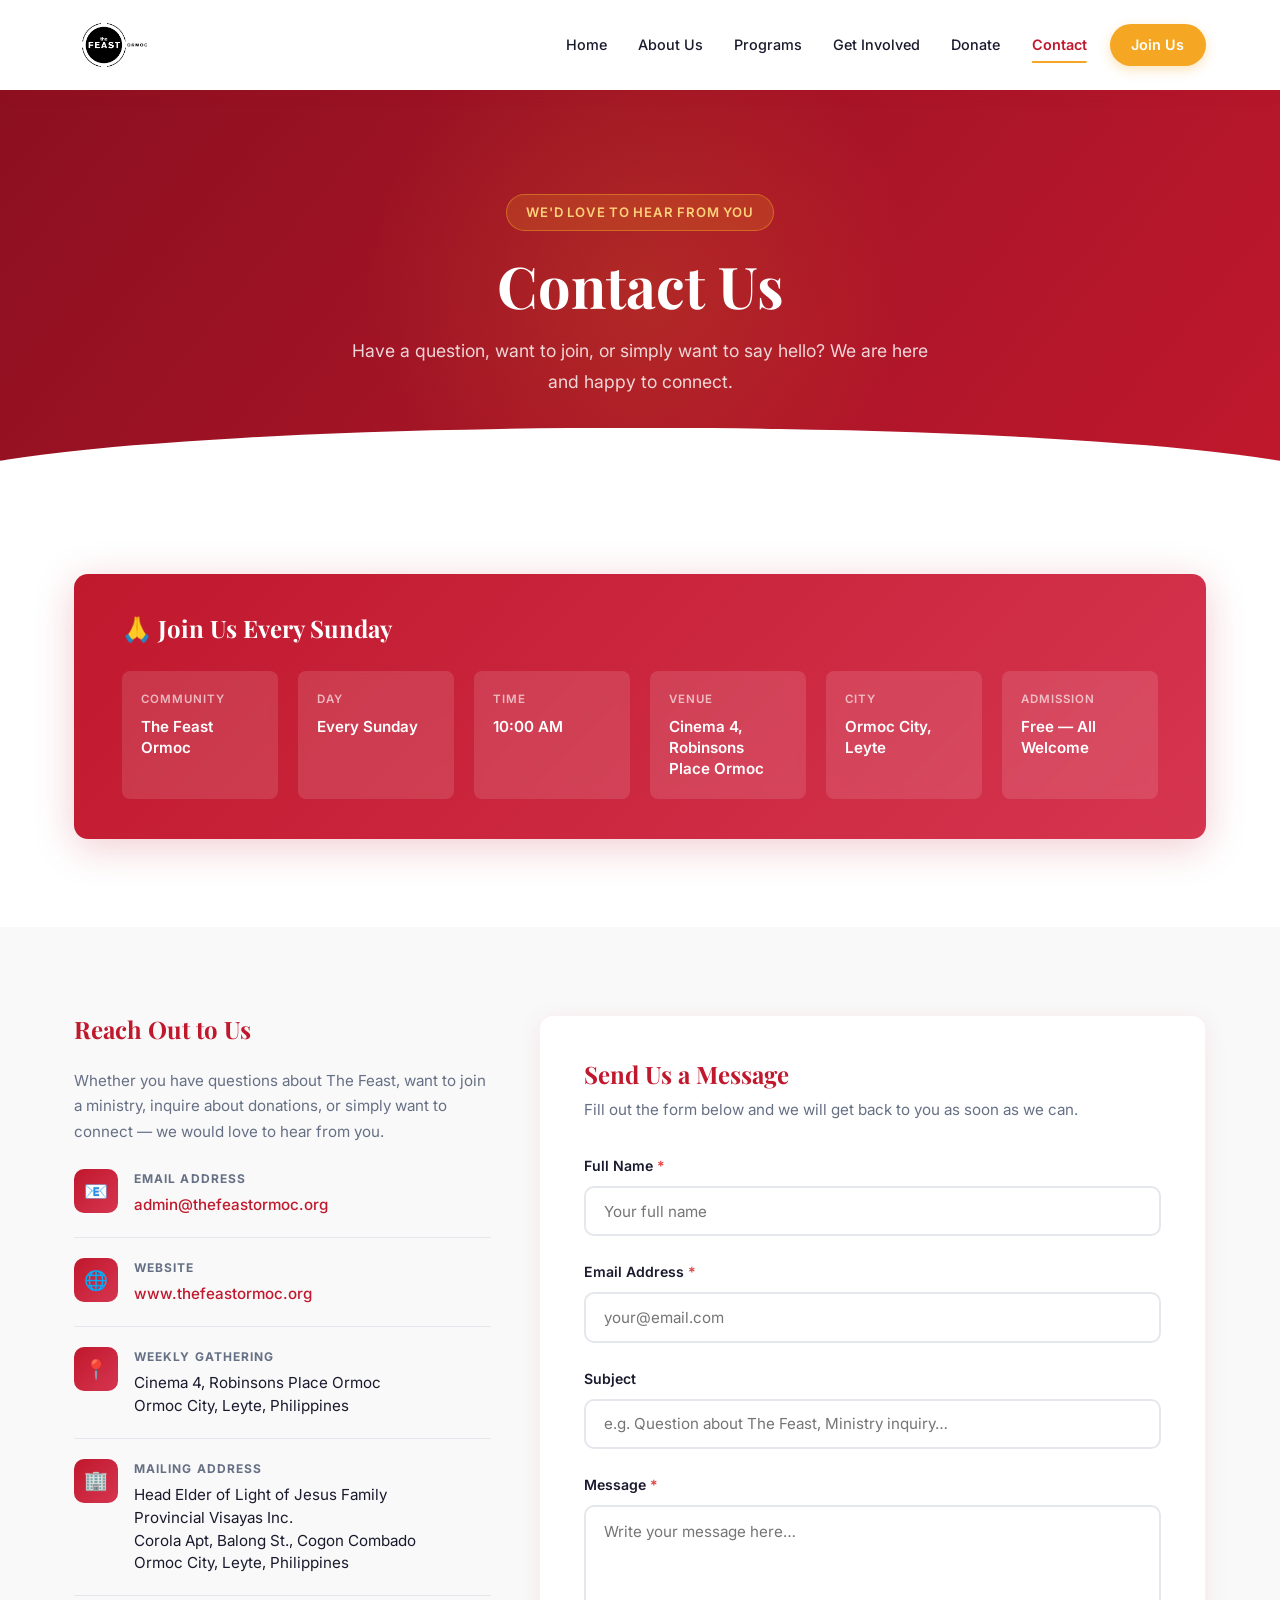
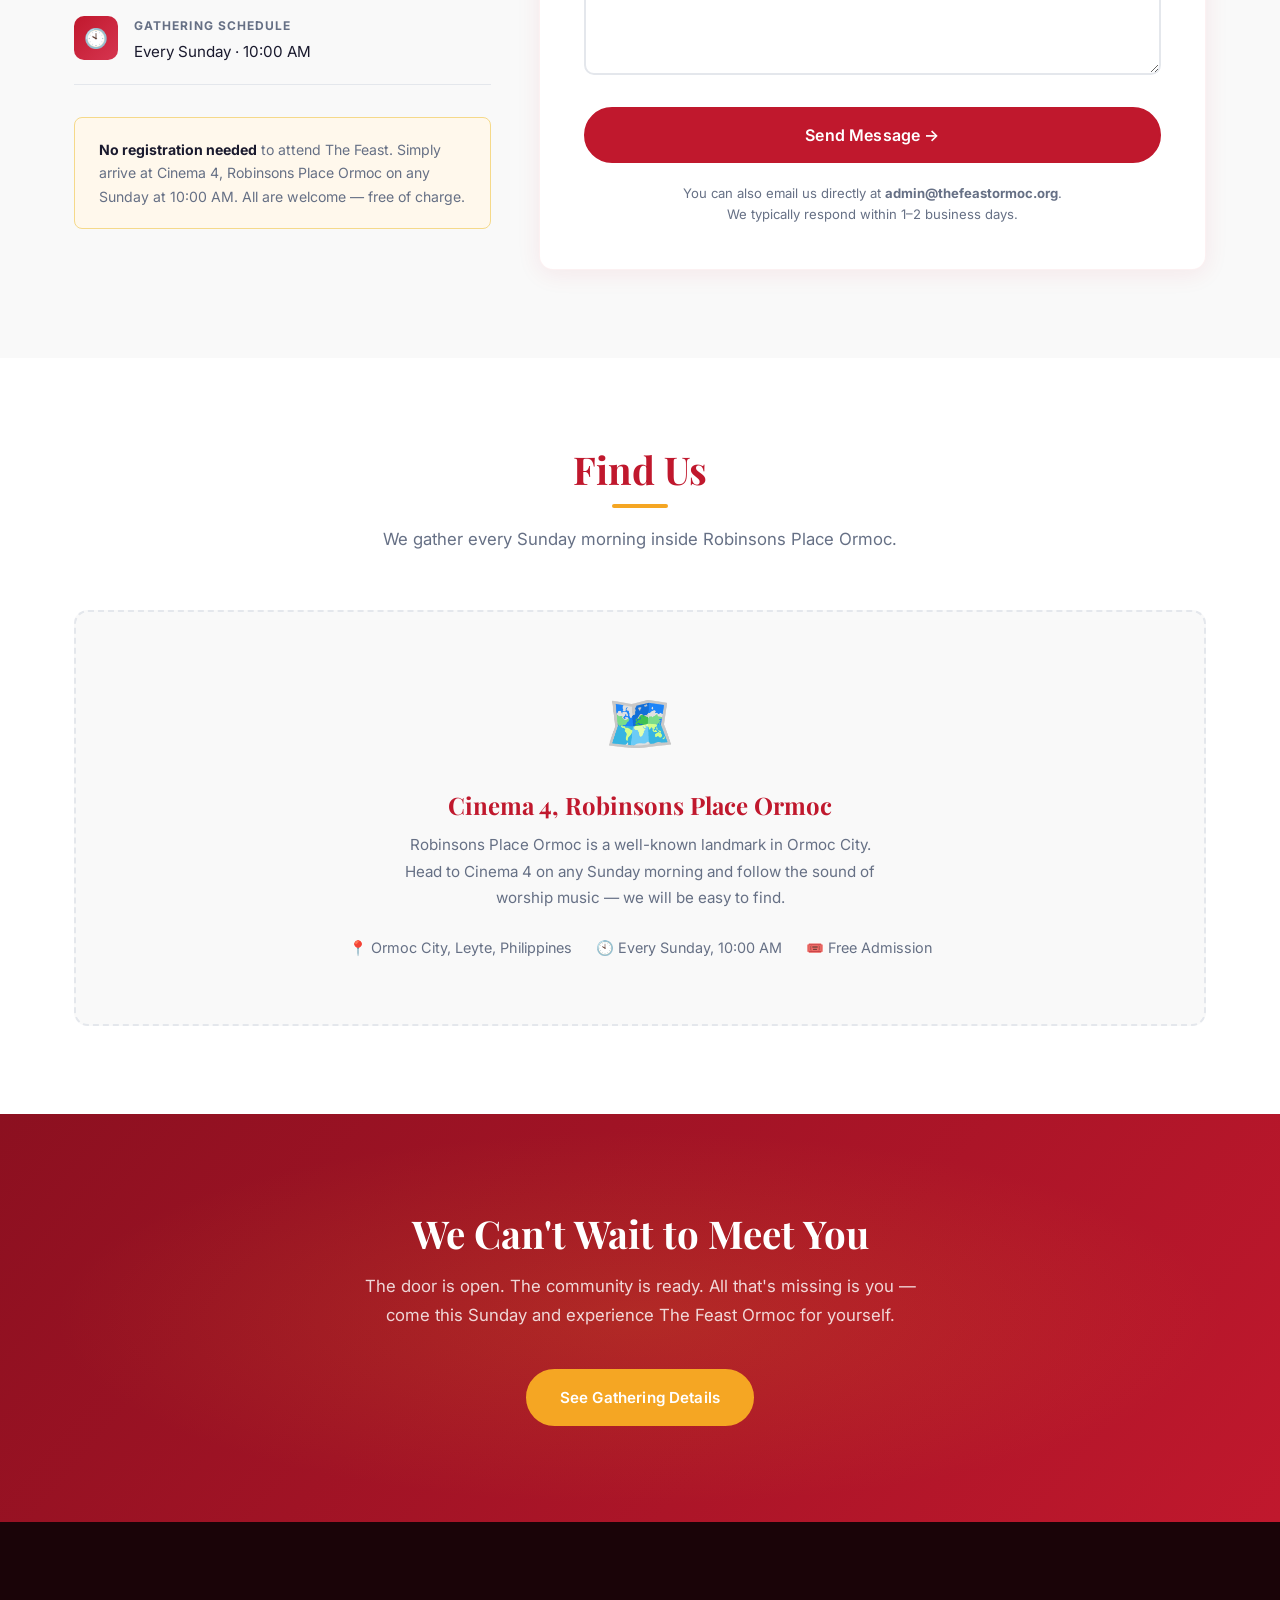
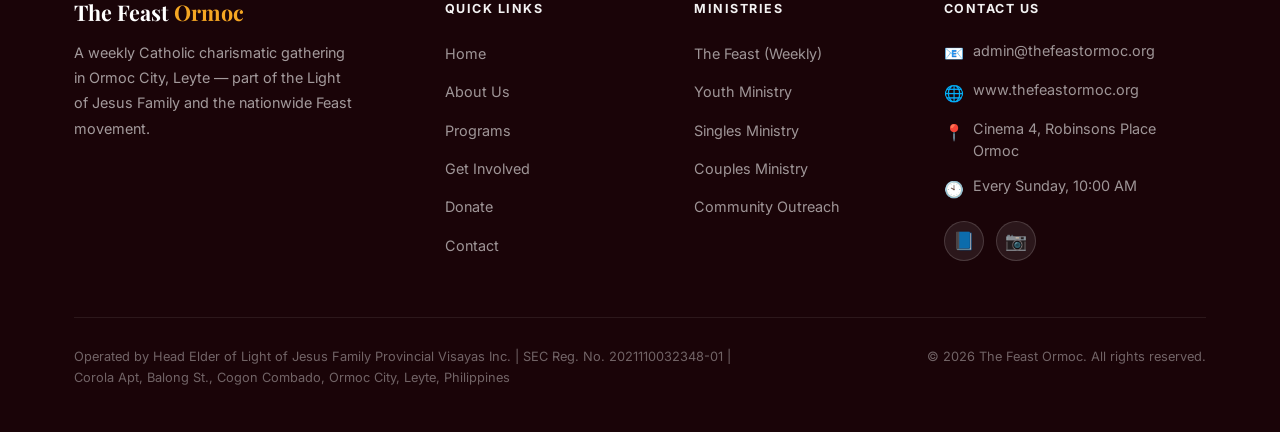
<file: contact.html>
<!DOCTYPE html>
<html lang="en">
<head>
  <meta charset="UTF-8" />
  <meta name="viewport" content="width=device-width, initial-scale=1.0" />
  <title>Contact Us — The Feast Ormoc</title>
  <meta name="description" content="Contact The Feast Ormoc. Join us every Sunday at 10AM at Cinema 4, Robinsons Place Ormoc, Ormoc City, Leyte. Email: admin@thefeastormoc.org" />
  <link rel="preconnect" href="https://fonts.googleapis.com" />
  <link rel="preconnect" href="https://fonts.gstatic.com" crossorigin />
  <link href="https://fonts.googleapis.com/css2?family=Inter:wght@400;500;600;700&family=Playfair+Display:ital,wght@0,700;0,800;1,700&display=swap" rel="stylesheet" />
  <link rel="stylesheet" href="styles.css" />
</head>
<body>

  <!-- ============================================================
       NAVIGATION
       ============================================================ -->
  <header class="navbar">
    <div class="container nav-inner">
      <a href="index.html" class="nav-logo"><img src="logo.png" alt="The Feast Ormoc" /></a>
      <nav class="nav-links" aria-label="Main navigation">
        <a href="index.html">Home</a>
        <a href="about.html">About Us</a>
        <a href="programs.html">Programs</a>
        <a href="get-involved.html">Get Involved</a>
        <a href="donate.html">Donate</a>
        <a href="contact.html" class="active" aria-current="page">Contact</a>
        <a href="contact.html" class="nav-cta">Join Us</a>
      </nav>
      <button class="hamburger" id="hamburger" aria-label="Toggle navigation menu" aria-expanded="false">
        <span></span><span></span><span></span>
      </button>
    </div>
    <div class="mobile-nav" id="mobileNav" aria-hidden="true">
      <a href="index.html">Home</a>
      <a href="about.html">About Us</a>
      <a href="programs.html">Programs</a>
      <a href="get-involved.html">Get Involved</a>
      <a href="donate.html">Donate</a>
      <a href="contact.html" class="active">Contact</a>
      <a href="contact.html" class="nav-cta">Join Us This Sunday</a>
    </div>
  </header>

  <!-- ============================================================
       PAGE HERO
       ============================================================ -->
  <section class="page-hero" aria-label="Contact page banner">
    <div class="page-hero-decoration">
      <div class="page-hero-glow"></div>
    </div>
    <div class="page-hero-wave"></div>
    <div class="container">
      <div class="page-hero-content fade-in">
        <div class="hero-eyebrow">We'd Love to Hear From You</div>
        <h1>Contact Us</h1>
        <p>Have a question, want to join, or simply want to say hello? We are here and happy to connect.</p>
      </div>
    </div>
  </section>

  <!-- ============================================================
       GATHERING INFO CARD
       ============================================================ -->
  <section class="section" id="gathering">
    <div class="container">
      <div class="gathering-card fade-in">
        <h3>🙏 Join Us Every Sunday</h3>
        <div class="gathering-grid">
          <div class="gathering-item">
            <div class="g-label">Community</div>
            <div class="g-value">The Feast Ormoc</div>
          </div>
          <div class="gathering-item">
            <div class="g-label">Day</div>
            <div class="g-value">Every Sunday</div>
          </div>
          <div class="gathering-item">
            <div class="g-label">Time</div>
            <div class="g-value">10:00 AM</div>
          </div>
          <div class="gathering-item">
            <div class="g-label">Venue</div>
            <div class="g-value">Cinema 4, Robinsons Place Ormoc</div>
          </div>
          <div class="gathering-item">
            <div class="g-label">City</div>
            <div class="g-value">Ormoc City, Leyte</div>
          </div>
          <div class="gathering-item">
            <div class="g-label">Admission</div>
            <div class="g-value">Free — All Welcome</div>
          </div>
        </div>
      </div>
    </div>
  </section>

  <!-- ============================================================
       CONTACT LAYOUT — Info + Form
       ============================================================ -->
  <section class="section section-alt" id="contact">
    <div class="container">
      <div class="contact-layout">

        <!-- LEFT: Contact Info -->
        <div class="contact-info-panel fade-in">
          <h3>Reach Out to Us</h3>
          <p style="color: var(--text-light); font-size: 0.95rem; margin-bottom: 1.5rem; line-height: 1.7;">
            Whether you have questions about The Feast, want to join a ministry, inquire about donations, or simply want to connect — we would love to hear from you.
          </p>

          <div class="contact-info-item">
            <div class="ci-icon-wrap">📧</div>
            <div>
              <div class="ci-label">Email Address</div>
              <p class="ci-value"><a href="mailto:admin@thefeastormoc.org">admin@thefeastormoc.org</a></p>
            </div>
          </div>

          <div class="contact-info-item">
            <div class="ci-icon-wrap">🌐</div>
            <div>
              <div class="ci-label">Website</div>
              <p class="ci-value"><a href="http://www.thefeastormoc.org" target="_blank" rel="noopener">www.thefeastormoc.org</a></p>
            </div>
          </div>

          <div class="contact-info-item">
            <div class="ci-icon-wrap">📍</div>
            <div>
              <div class="ci-label">Weekly Gathering</div>
              <p class="ci-value">Cinema 4, Robinsons Place Ormoc<br />Ormoc City, Leyte, Philippines</p>
            </div>
          </div>

          <div class="contact-info-item">
            <div class="ci-icon-wrap">🏢</div>
            <div>
              <div class="ci-label">Mailing Address</div>
              <p class="ci-value">
                Head Elder of Light of Jesus Family<br />
                Provincial Visayas Inc.<br />
                Corola Apt, Balong St., Cogon Combado<br />
                Ormoc City, Leyte, Philippines
              </p>
            </div>
          </div>

          <div class="contact-info-item">
            <div class="ci-icon-wrap">🕙</div>
            <div>
              <div class="ci-label">Gathering Schedule</div>
              <p class="ci-value">Every Sunday · 10:00 AM</p>
            </div>
          </div>

          <!-- Note box -->
          <div style="margin-top: 2rem; background: #fff8ec; border: 1px solid #f5d98a; border-radius: var(--radius-sm); padding: 1.25rem 1.5rem;">
            <p style="font-size: 0.88rem; color: var(--text-light); line-height: 1.65; margin: 0;">
              <strong style="color: var(--text);">No registration needed</strong> to attend The Feast. Simply arrive at Cinema 4, Robinsons Place Ormoc on any Sunday at 10:00 AM. All are welcome — free of charge.
            </p>
          </div>
        </div>

        <!-- RIGHT: Contact Form -->
        <div class="form-card fade-in fade-in-delay-1">
          <h3>Send Us a Message</h3>
          <p class="form-subtitle">Fill out the form below and we will get back to you as soon as we can.</p>

          <form id="contactForm" novalidate>

            <!-- FormSubmit configuration -->
            <input type="hidden" name="_subject" value="New Message from The Feast Ormoc Website" />
            <input type="hidden" name="_captcha" value="false" />
            <input type="hidden" name="_template" value="table" />
            <!-- Honeypot spam protection -->
            <input type="text" name="_honey" style="display:none;" />

            <div class="form-group">
              <label for="fullName">Full Name <span style="color: #e53e3e;">*</span></label>
              <input
                type="text"
                id="fullName"
                name="name"
                placeholder="Your full name"
                required
                autocomplete="name"
              />
            </div>

            <div class="form-group">
              <label for="email">Email Address <span style="color: #e53e3e;">*</span></label>
              <input
                type="email"
                id="email"
                name="email"
                placeholder="your@email.com"
                required
                autocomplete="email"
              />
            </div>

            <div class="form-group">
              <label for="subject">Subject</label>
              <input
                type="text"
                id="subject"
                name="subject_field"
                placeholder="e.g. Question about The Feast, Ministry inquiry…"
              />
            </div>

            <div class="form-group">
              <label for="message">Message <span style="color: #e53e3e;">*</span></label>
              <textarea
                id="message"
                name="message"
                placeholder="Write your message here…"
                required
              ></textarea>
            </div>

            <button type="submit" id="submitBtn" class="btn btn-secondary" style="width: 100%; justify-content: center; font-size: 1rem; padding: 1rem 2rem;">
              Send Message →
            </button>

            <div class="form-success" id="formSuccess" role="alert">
              ✅ Thank you for reaching out! Your message has been received. We will get back to you soon. God bless you!
            </div>

            <div id="formError" style="display:none; background:#fff0f0; border:1px solid #fca5a5; border-radius:8px; padding:1rem 1.25rem; color:#b91c1c; font-size:0.9rem; margin-top:1.25rem; text-align:center;">
              ❌ Something went wrong. Please try again or email us directly at admin@thefeastormoc.org.
            </div>

            <p style="text-align: center; font-size: 0.82rem; color: var(--text-light); margin-top: 1.25rem; line-height: 1.6;">
              You can also email us directly at <strong>admin@thefeastormoc.org</strong>.<br />We typically respond within 1–2 business days.
            </p>

          </form>
        </div>

      </div><!-- /contact-layout -->
    </div>
  </section>

  <!-- ============================================================
       MAP PLACEHOLDER / LOCATION NOTE
       ============================================================ -->
  <section class="section" id="location">
    <div class="container">
      <div class="section-title">
        <h2>Find Us</h2>
        <div class="title-bar"></div>
        <p>We gather every Sunday morning inside Robinsons Place Ormoc.</p>
      </div>
      <div class="fade-in" style="background: var(--bg-alt); border-radius: var(--radius); border: 2px dashed var(--border); padding: 4rem 2rem; text-align: center;">
        <div style="font-size: 3.5rem; margin-bottom: 1.25rem;">🗺️</div>
        <h3 style="color: var(--primary); margin-bottom: 0.75rem;">Cinema 4, Robinsons Place Ormoc</h3>
        <p style="color: var(--text-light); max-width: 500px; margin: 0 auto 1.5rem; font-size: 0.95rem; line-height: 1.75;">
          Robinsons Place Ormoc is a well-known landmark in Ormoc City. Head to Cinema 4 on any Sunday morning and follow the sound of worship music — we will be easy to find.
        </p>
        <div style="display: flex; justify-content: center; gap: 1.5rem; flex-wrap: wrap; font-size: 0.9rem; color: var(--text-light);">
          <span>📍 Ormoc City, Leyte, Philippines</span>
          <span>🕙 Every Sunday, 10:00 AM</span>
          <span>🎟️ Free Admission</span>
        </div>
      </div>
    </div>
  </section>

  <!-- ============================================================
       CTA BANNER
       ============================================================ -->
  <section class="cta-banner">
    <div class="container">
      <h2>We Can't Wait to Meet You</h2>
      <p>The door is open. The community is ready. All that's missing is you — come this Sunday and experience The Feast Ormoc for yourself.</p>
      <a href="#gathering" class="btn btn-primary">See Gathering Details</a>
    </div>
  </section>

  <!-- ============================================================
       FOOTER
       ============================================================ -->
  <footer class="footer">
    <div class="container">
      <div class="footer-grid">
        <div class="footer-brand">
          <a href="index.html" class="nav-logo">The Feast <span>Ormoc</span></a>
          <p>A weekly Catholic charismatic gathering in Ormoc City, Leyte — part of the Light of Jesus Family and the nationwide Feast movement.</p>
        </div>
        <div class="footer-col">
          <h4>Quick Links</h4>
          <ul class="footer-links">
            <li><a href="index.html">Home</a></li>
            <li><a href="about.html">About Us</a></li>
            <li><a href="programs.html">Programs</a></li>
            <li><a href="get-involved.html">Get Involved</a></li>
            <li><a href="donate.html">Donate</a></li>
            <li><a href="contact.html">Contact</a></li>
          </ul>
        </div>
        <div class="footer-col">
          <h4>Ministries</h4>
          <ul class="footer-links">
            <li><a href="programs.html">The Feast (Weekly)</a></li>
            <li><a href="programs.html">Youth Ministry</a></li>
            <li><a href="programs.html">Singles Ministry</a></li>
            <li><a href="programs.html">Couples Ministry</a></li>
            <li><a href="programs.html">Community Outreach</a></li>
          </ul>
        </div>
        <div class="footer-col">
          <h4>Contact Us</h4>
          <div class="footer-contact-item"><span class="fc-icon">📧</span><span>admin@thefeastormoc.org</span></div>
          <div class="footer-contact-item"><span class="fc-icon">🌐</span><span>www.thefeastormoc.org</span></div>
          <div class="footer-contact-item"><span class="fc-icon">📍</span><span>Cinema 4, Robinsons Place Ormoc</span></div>
          <div class="footer-contact-item"><span class="fc-icon">🕙</span><span>Every Sunday, 10:00 AM</span></div>
          <div class="social-links">
            <a href="https://www.facebook.com/thefeastormoc/" target="_blank" rel="noopener" class="social-link" aria-label="Facebook">📘</a>
            <a href="https://www.instagram.com/thefeastormoc/" target="_blank" rel="noopener" class="social-link" aria-label="Instagram">📷</a>
          </div>
        </div>
      </div>
      <div class="footer-bottom">
        <div class="footer-bottom-inner">
          <p class="footer-legal">Operated by Head Elder of Light of Jesus Family Provincial Visayas Inc. | SEC Reg. No. 2021110032348-01 | Corola Apt, Balong St., Cogon Combado, Ormoc City, Leyte, Philippines</p>
          <p>© 2026 The Feast Ormoc. All rights reserved.</p>
        </div>
      </div>
    </div>
  </footer>

  <!-- ============================================================
       SCRIPTS
       ============================================================ -->
  <script>
    // Hamburger
    const hamburger = document.getElementById('hamburger');
    const mobileNav = document.getElementById('mobileNav');
    hamburger.addEventListener('click', () => {
      const isOpen = mobileNav.classList.toggle('open');
      hamburger.classList.toggle('open');
      hamburger.setAttribute('aria-expanded', isOpen);
      mobileNav.setAttribute('aria-hidden', !isOpen);
    });
    mobileNav.querySelectorAll('a').forEach(link => {
      link.addEventListener('click', () => {
        mobileNav.classList.remove('open');
        hamburger.classList.remove('open');
        hamburger.setAttribute('aria-expanded', 'false');
        mobileNav.setAttribute('aria-hidden', 'true');
      });
    });

    // Fade-in
    const fadeEls = document.querySelectorAll('.fade-in');
    const observer = new IntersectionObserver((entries) => {
      entries.forEach(entry => {
        if (entry.isIntersecting) { entry.target.classList.add('visible'); observer.unobserve(entry.target); }
      });
    }, { threshold: 0.1, rootMargin: '0px 0px -40px 0px' });
    fadeEls.forEach(el => observer.observe(el));

    // Contact form — FormSubmit.co
    const form = document.getElementById('contactForm');
    const successMsg = document.getElementById('formSuccess');
    const errorMsg   = document.getElementById('formError');
    const submitBtn  = document.getElementById('submitBtn');

    form.addEventListener('submit', async (e) => {
      e.preventDefault();

      const name    = document.getElementById('fullName').value.trim();
      const email   = document.getElementById('email').value.trim();
      const message = document.getElementById('message').value.trim();

      // Basic validation
      if (!name) {
        alert('Please enter your full name.');
        document.getElementById('fullName').focus();
        return;
      }
      if (!email || !/^[^\s@]+@[^\s@]+\.[^\s@]+$/.test(email)) {
        alert('Please enter a valid email address.');
        document.getElementById('email').focus();
        return;
      }
      if (!message) {
        alert('Please write a message before submitting.');
        document.getElementById('message').focus();
        return;
      }

      submitBtn.textContent = 'Sending…';
      submitBtn.disabled = true;
      errorMsg.style.display = 'none';

      try {
        const formData = new FormData(form);
        const response = await fetch('https://formsubmit.co/ajax/admin@thefeastormoc.org', {
          method: 'POST',
          headers: { 'Accept': 'application/json' },
          body: formData
        });
        const data = await response.json();

        if (data.success === 'true' || data.success === true) {
          form.reset();
          successMsg.classList.add('show');
          successMsg.scrollIntoView({ behavior: 'smooth', block: 'nearest' });
        } else {
          errorMsg.style.display = 'block';
        }
      } catch (err) {
        errorMsg.style.display = 'block';
      } finally {
        submitBtn.textContent = 'Send Message →';
        submitBtn.disabled = false;
      }
    });
  </script>

</body>
</html>
</file>
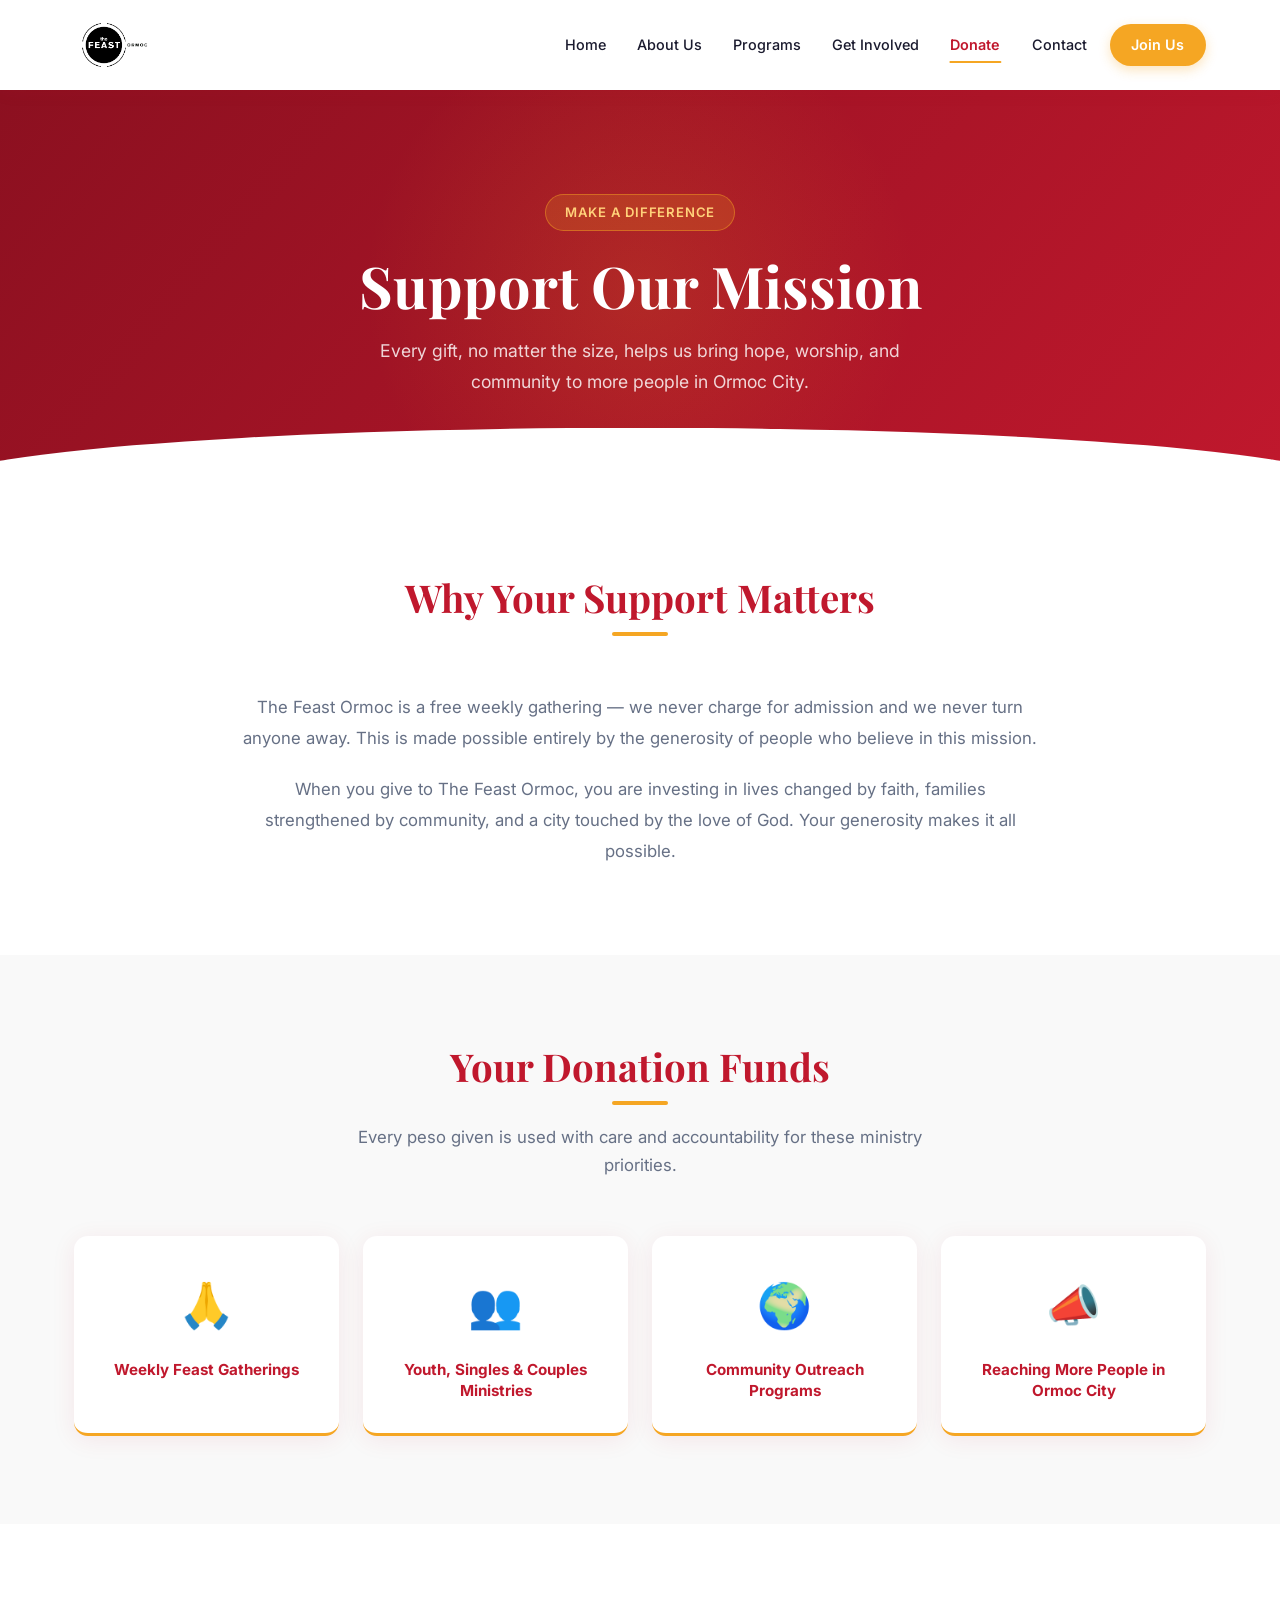
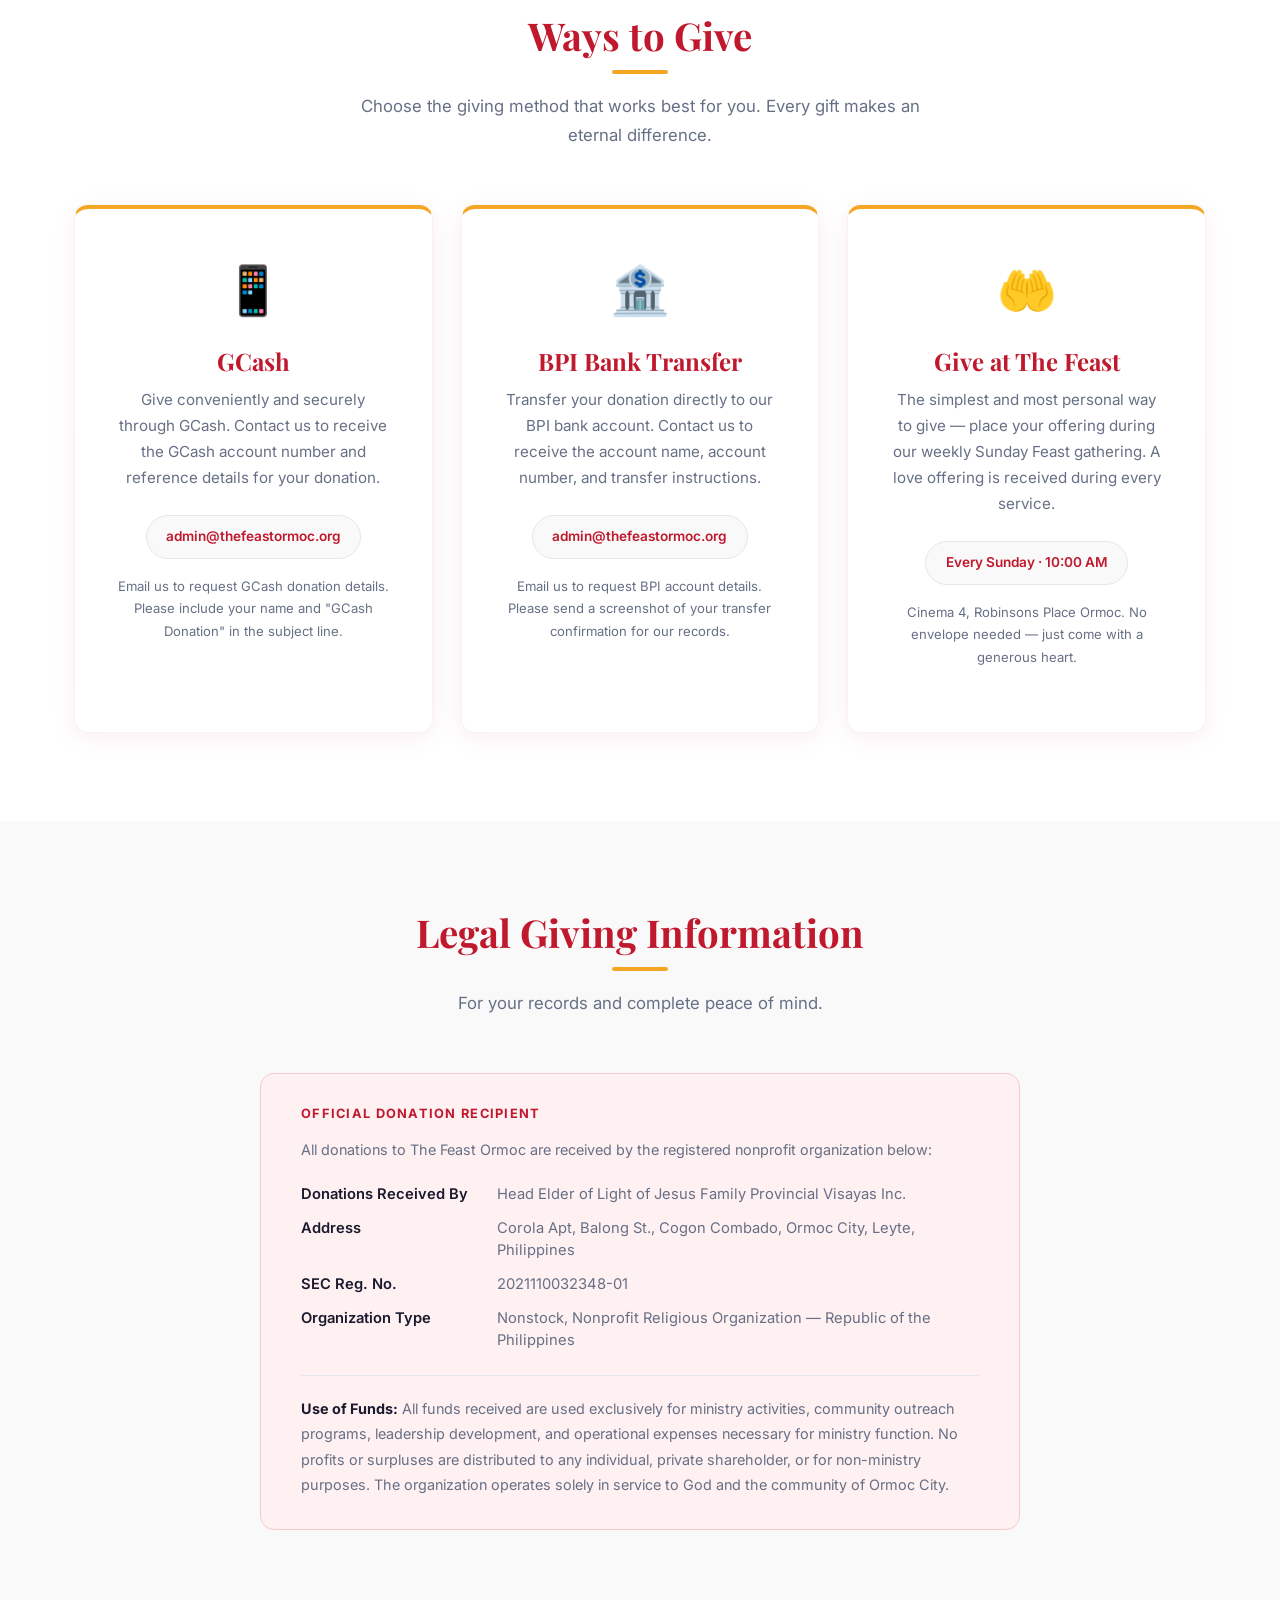
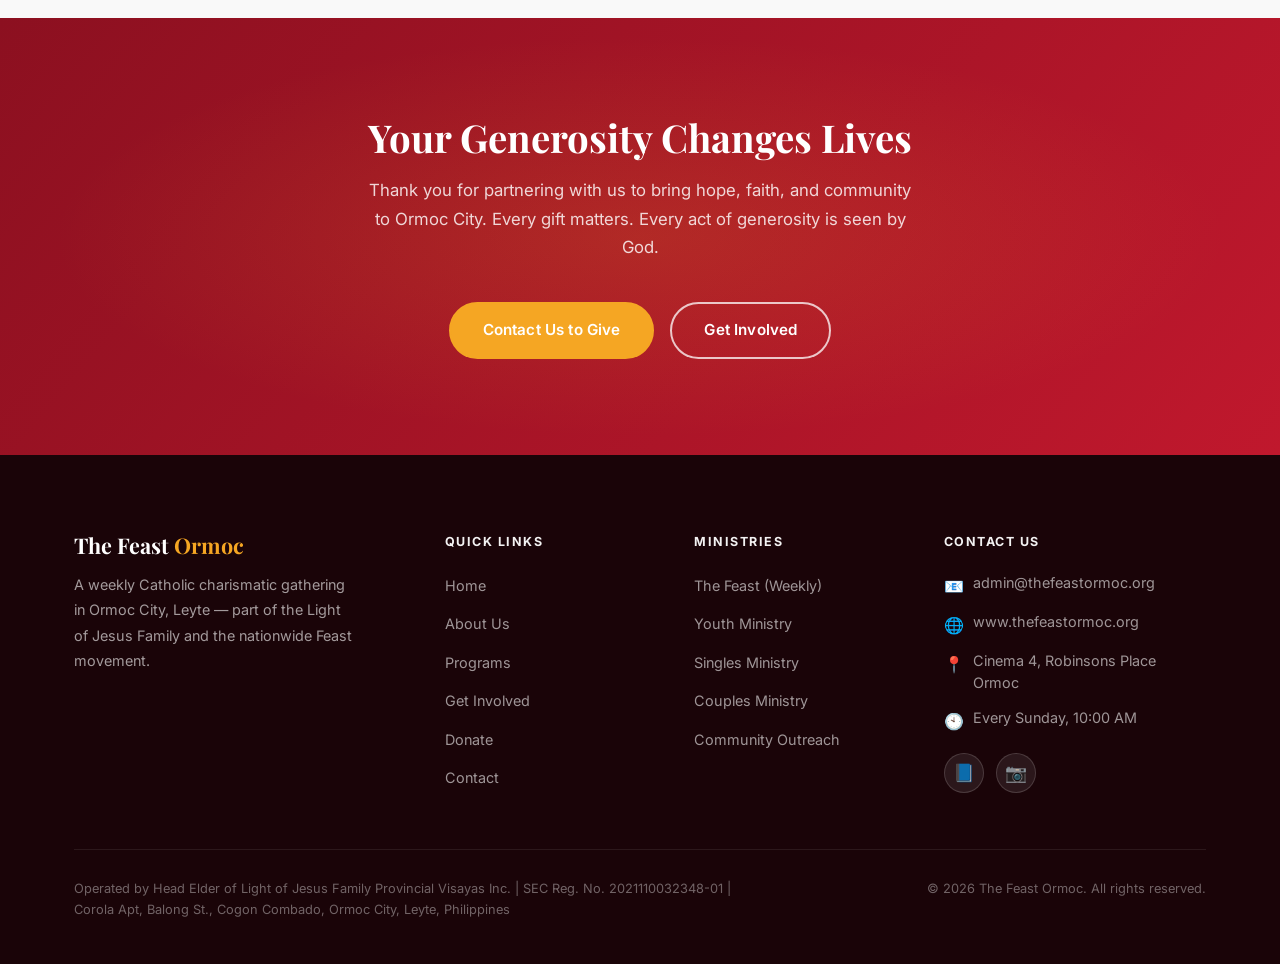
<file: donate.html>
<!DOCTYPE html>
<html lang="en">
<head>
  <meta charset="UTF-8" />
  <meta name="viewport" content="width=device-width, initial-scale=1.0" />
  <title>Donate — The Feast Ormoc</title>
  <meta name="description" content="Support The Feast Ormoc's mission through GCash, BPI bank transfer, or in-person giving. All donations fund ministry activities and community outreach in Ormoc City, Leyte." />
  <link rel="preconnect" href="https://fonts.googleapis.com" />
  <link rel="preconnect" href="https://fonts.gstatic.com" crossorigin />
  <link href="https://fonts.googleapis.com/css2?family=Inter:wght@400;500;600;700&family=Playfair+Display:ital,wght@0,700;0,800;1,700&display=swap" rel="stylesheet" />
  <link rel="stylesheet" href="styles.css" />
</head>
<body>

  <!-- ============================================================
       NAVIGATION
       ============================================================ -->
  <header class="navbar">
    <div class="container nav-inner">
      <a href="index.html" class="nav-logo"><img src="logo.png" alt="The Feast Ormoc" /></a>
      <nav class="nav-links" aria-label="Main navigation">
        <a href="index.html">Home</a>
        <a href="about.html">About Us</a>
        <a href="programs.html">Programs</a>
        <a href="get-involved.html">Get Involved</a>
        <a href="donate.html" class="active" aria-current="page">Donate</a>
        <a href="contact.html">Contact</a>
        <a href="contact.html" class="nav-cta">Join Us</a>
      </nav>
      <button class="hamburger" id="hamburger" aria-label="Toggle navigation menu" aria-expanded="false">
        <span></span><span></span><span></span>
      </button>
    </div>
    <div class="mobile-nav" id="mobileNav" aria-hidden="true">
      <a href="index.html">Home</a>
      <a href="about.html">About Us</a>
      <a href="programs.html">Programs</a>
      <a href="get-involved.html">Get Involved</a>
      <a href="donate.html" class="active">Donate</a>
      <a href="contact.html">Contact</a>
      <a href="contact.html" class="nav-cta">Join Us This Sunday</a>
    </div>
  </header>

  <!-- ============================================================
       PAGE HERO
       ============================================================ -->
  <section class="page-hero" aria-label="Donate page banner">
    <div class="page-hero-decoration">
      <div class="page-hero-glow"></div>
    </div>
    <div class="page-hero-wave"></div>
    <div class="container">
      <div class="page-hero-content fade-in">
        <div class="hero-eyebrow">Make a Difference</div>
        <h1>Support Our Mission</h1>
        <p>Every gift, no matter the size, helps us bring hope, worship, and community to more people in Ormoc City.</p>
      </div>
    </div>
  </section>

  <!-- ============================================================
       WHY DONATE
       ============================================================ -->
  <section class="section" id="why">
    <div class="container">
      <div style="max-width: 800px; margin: 0 auto; text-align: center;" class="fade-in">
        <div class="section-title">
          <h2>Why Your Support Matters</h2>
          <div class="title-bar"></div>
        </div>
        <p style="color: var(--text-light); font-size: 1.05rem; line-height: 1.85; margin-bottom: 1.25rem;">
          The Feast Ormoc is a free weekly gathering — we never charge for admission and we never turn anyone away. This is made possible entirely by the generosity of people who believe in this mission.
        </p>
        <p style="color: var(--text-light); font-size: 1.05rem; line-height: 1.85;">
          When you give to The Feast Ormoc, you are investing in lives changed by faith, families strengthened by community, and a city touched by the love of God. Your generosity makes it all possible.
        </p>
      </div>
    </div>
  </section>

  <!-- ============================================================
       IMPACT SECTION
       ============================================================ -->
  <section class="section section-alt" id="impact">
    <div class="container">
      <div class="section-title">
        <h2>Your Donation Funds</h2>
        <div class="title-bar"></div>
        <p>Every peso given is used with care and accountability for these ministry priorities.</p>
      </div>

      <div class="impact-grid fade-in">
        <div class="impact-item">
          <span class="impact-icon">🙏</span>
          <h4>Weekly Feast Gatherings</h4>
        </div>
        <div class="impact-item">
          <span class="impact-icon">👥</span>
          <h4>Youth, Singles & Couples Ministries</h4>
        </div>
        <div class="impact-item">
          <span class="impact-icon">🌍</span>
          <h4>Community Outreach Programs</h4>
        </div>
        <div class="impact-item">
          <span class="impact-icon">📣</span>
          <h4>Reaching More People in Ormoc City</h4>
        </div>
      </div>
    </div>
  </section>

  <!-- ============================================================
       HOW TO GIVE
       ============================================================ -->
  <section class="section" id="give">
    <div class="container">
      <div class="section-title">
        <h2>Ways to Give</h2>
        <div class="title-bar"></div>
        <p>Choose the giving method that works best for you. Every gift makes an eternal difference.</p>
      </div>

      <div class="giving-grid fade-in">

        <!-- GCash -->
        <div class="giving-card">
          <span class="giving-icon">📱</span>
          <h3>GCash</h3>
          <p>
            Give conveniently and securely through GCash. Contact us to receive the GCash account number and reference details for your donation.
          </p>
          <div style="margin-bottom: 1rem;">
            <span class="contact-email">admin@thefeastormoc.org</span>
          </div>
          <p style="font-size: 0.82rem; color: var(--text-light);">
            Email us to request GCash donation details. Please include your name and "GCash Donation" in the subject line.
          </p>
        </div>

        <!-- BPI Bank Transfer -->
        <div class="giving-card">
          <span class="giving-icon">🏦</span>
          <h3>BPI Bank Transfer</h3>
          <p>
            Transfer your donation directly to our BPI bank account. Contact us to receive the account name, account number, and transfer instructions.
          </p>
          <div style="margin-bottom: 1rem;">
            <span class="contact-email">admin@thefeastormoc.org</span>
          </div>
          <p style="font-size: 0.82rem; color: var(--text-light);">
            Email us to request BPI account details. Please send a screenshot of your transfer confirmation for our records.
          </p>
        </div>

        <!-- In Person -->
        <div class="giving-card">
          <span class="giving-icon">🤲</span>
          <h3>Give at The Feast</h3>
          <p>
            The simplest and most personal way to give — place your offering during our weekly Sunday Feast gathering. A love offering is received during every service.
          </p>
          <div style="margin-bottom: 1rem;">
            <span class="contact-email">Every Sunday · 10:00 AM</span>
          </div>
          <p style="font-size: 0.82rem; color: var(--text-light);">
            Cinema 4, Robinsons Place Ormoc. No envelope needed — just come with a generous heart.
          </p>
        </div>

      </div><!-- /giving-grid -->
    </div>
  </section>

  <!-- ============================================================
       LEGAL GIVING INFO
       ============================================================ -->
  <section class="section section-alt" id="legal">
    <div class="container">
      <div class="section-title">
        <h2>Legal Giving Information</h2>
        <div class="title-bar"></div>
        <p>For your records and complete peace of mind.</p>
      </div>
      <div class="legal-box fade-in" style="max-width: 760px; margin: 0 auto;">
        <h4>Official Donation Recipient</h4>
        <p style="margin-bottom: 1.25rem;">
          All donations to The Feast Ormoc are received by the registered nonprofit organization below:
        </p>
        <dl>
          <div class="info-row" style="margin-bottom: 0.75rem;">
            <dt style="min-width: 180px; font-weight: 600; color: var(--text); flex-shrink: 0;">Donations Received By</dt>
            <dd style="color: var(--text-light);">Head Elder of Light of Jesus Family Provincial Visayas Inc.</dd>
          </div>
          <div class="info-row" style="margin-bottom: 0.75rem;">
            <dt style="min-width: 180px; font-weight: 600; color: var(--text); flex-shrink: 0;">Address</dt>
            <dd style="color: var(--text-light);">Corola Apt, Balong St., Cogon Combado, Ormoc City, Leyte, Philippines</dd>
          </div>
          <div class="info-row" style="margin-bottom: 0.75rem;">
            <dt style="min-width: 180px; font-weight: 600; color: var(--text); flex-shrink: 0;">SEC Reg. No.</dt>
            <dd style="color: var(--text-light);">2021110032348-01</dd>
          </div>
          <div class="info-row" style="margin-bottom: 0.75rem;">
            <dt style="min-width: 180px; font-weight: 600; color: var(--text); flex-shrink: 0;">Organization Type</dt>
            <dd style="color: var(--text-light);">Nonstock, Nonprofit Religious Organization — Republic of the Philippines</dd>
          </div>
        </dl>
        <div style="margin-top: 1.5rem; padding-top: 1.25rem; border-top: 1px solid var(--border); font-size: 0.9rem; color: var(--text-light); line-height: 1.75;">
          <strong style="color: var(--text);">Use of Funds:</strong> All funds received are used exclusively for ministry activities, community outreach programs, leadership development, and operational expenses necessary for ministry function. No profits or surpluses are distributed to any individual, private shareholder, or for non-ministry purposes. The organization operates solely in service to God and the community of Ormoc City.
        </div>
      </div>
    </div>
  </section>

  <!-- ============================================================
       CTA BANNER
       ============================================================ -->
  <section class="cta-banner">
    <div class="container">
      <h2>Your Generosity Changes Lives</h2>
      <p>Thank you for partnering with us to bring hope, faith, and community to Ormoc City. Every gift matters. Every act of generosity is seen by God.</p>
      <div style="display: flex; gap: 1rem; justify-content: center; flex-wrap: wrap;">
        <a href="contact.html" class="btn btn-primary">Contact Us to Give</a>
        <a href="get-involved.html" class="btn btn-outline">Get Involved</a>
      </div>
    </div>
  </section>

  <!-- ============================================================
       FOOTER
       ============================================================ -->
  <footer class="footer">
    <div class="container">
      <div class="footer-grid">
        <div class="footer-brand">
          <a href="index.html" class="nav-logo">The Feast <span>Ormoc</span></a>
          <p>A weekly Catholic charismatic gathering in Ormoc City, Leyte — part of the Light of Jesus Family and the nationwide Feast movement.</p>
        </div>
        <div class="footer-col">
          <h4>Quick Links</h4>
          <ul class="footer-links">
            <li><a href="index.html">Home</a></li>
            <li><a href="about.html">About Us</a></li>
            <li><a href="programs.html">Programs</a></li>
            <li><a href="get-involved.html">Get Involved</a></li>
            <li><a href="donate.html">Donate</a></li>
            <li><a href="contact.html">Contact</a></li>
          </ul>
        </div>
        <div class="footer-col">
          <h4>Ministries</h4>
          <ul class="footer-links">
            <li><a href="programs.html">The Feast (Weekly)</a></li>
            <li><a href="programs.html">Youth Ministry</a></li>
            <li><a href="programs.html">Singles Ministry</a></li>
            <li><a href="programs.html">Couples Ministry</a></li>
            <li><a href="programs.html">Community Outreach</a></li>
          </ul>
        </div>
        <div class="footer-col">
          <h4>Contact Us</h4>
          <div class="footer-contact-item"><span class="fc-icon">📧</span><span>admin@thefeastormoc.org</span></div>
          <div class="footer-contact-item"><span class="fc-icon">🌐</span><span>www.thefeastormoc.org</span></div>
          <div class="footer-contact-item"><span class="fc-icon">📍</span><span>Cinema 4, Robinsons Place Ormoc</span></div>
          <div class="footer-contact-item"><span class="fc-icon">🕙</span><span>Every Sunday, 10:00 AM</span></div>
          <div class="social-links">
            <a href="https://www.facebook.com/thefeastormoc/" target="_blank" rel="noopener" class="social-link" aria-label="Facebook">📘</a>
            <a href="https://www.instagram.com/thefeastormoc/" target="_blank" rel="noopener" class="social-link" aria-label="Instagram">📷</a>
          </div>
        </div>
      </div>
      <div class="footer-bottom">
        <div class="footer-bottom-inner">
          <p class="footer-legal">Operated by Head Elder of Light of Jesus Family Provincial Visayas Inc. | SEC Reg. No. 2021110032348-01 | Corola Apt, Balong St., Cogon Combado, Ormoc City, Leyte, Philippines</p>
          <p>© 2026 The Feast Ormoc. All rights reserved.</p>
        </div>
      </div>
    </div>
  </footer>

  <script>
    const hamburger = document.getElementById('hamburger');
    const mobileNav = document.getElementById('mobileNav');
    hamburger.addEventListener('click', () => {
      const isOpen = mobileNav.classList.toggle('open');
      hamburger.classList.toggle('open');
      hamburger.setAttribute('aria-expanded', isOpen);
      mobileNav.setAttribute('aria-hidden', !isOpen);
    });
    mobileNav.querySelectorAll('a').forEach(link => {
      link.addEventListener('click', () => {
        mobileNav.classList.remove('open');
        hamburger.classList.remove('open');
        hamburger.setAttribute('aria-expanded', 'false');
        mobileNav.setAttribute('aria-hidden', 'true');
      });
    });
    const fadeEls = document.querySelectorAll('.fade-in');
    const observer = new IntersectionObserver((entries) => {
      entries.forEach(entry => {
        if (entry.isIntersecting) { entry.target.classList.add('visible'); observer.unobserve(entry.target); }
      });
    }, { threshold: 0.1, rootMargin: '0px 0px -40px 0px' });
    fadeEls.forEach(el => observer.observe(el));
  </script>

</body>
</html>
</file>
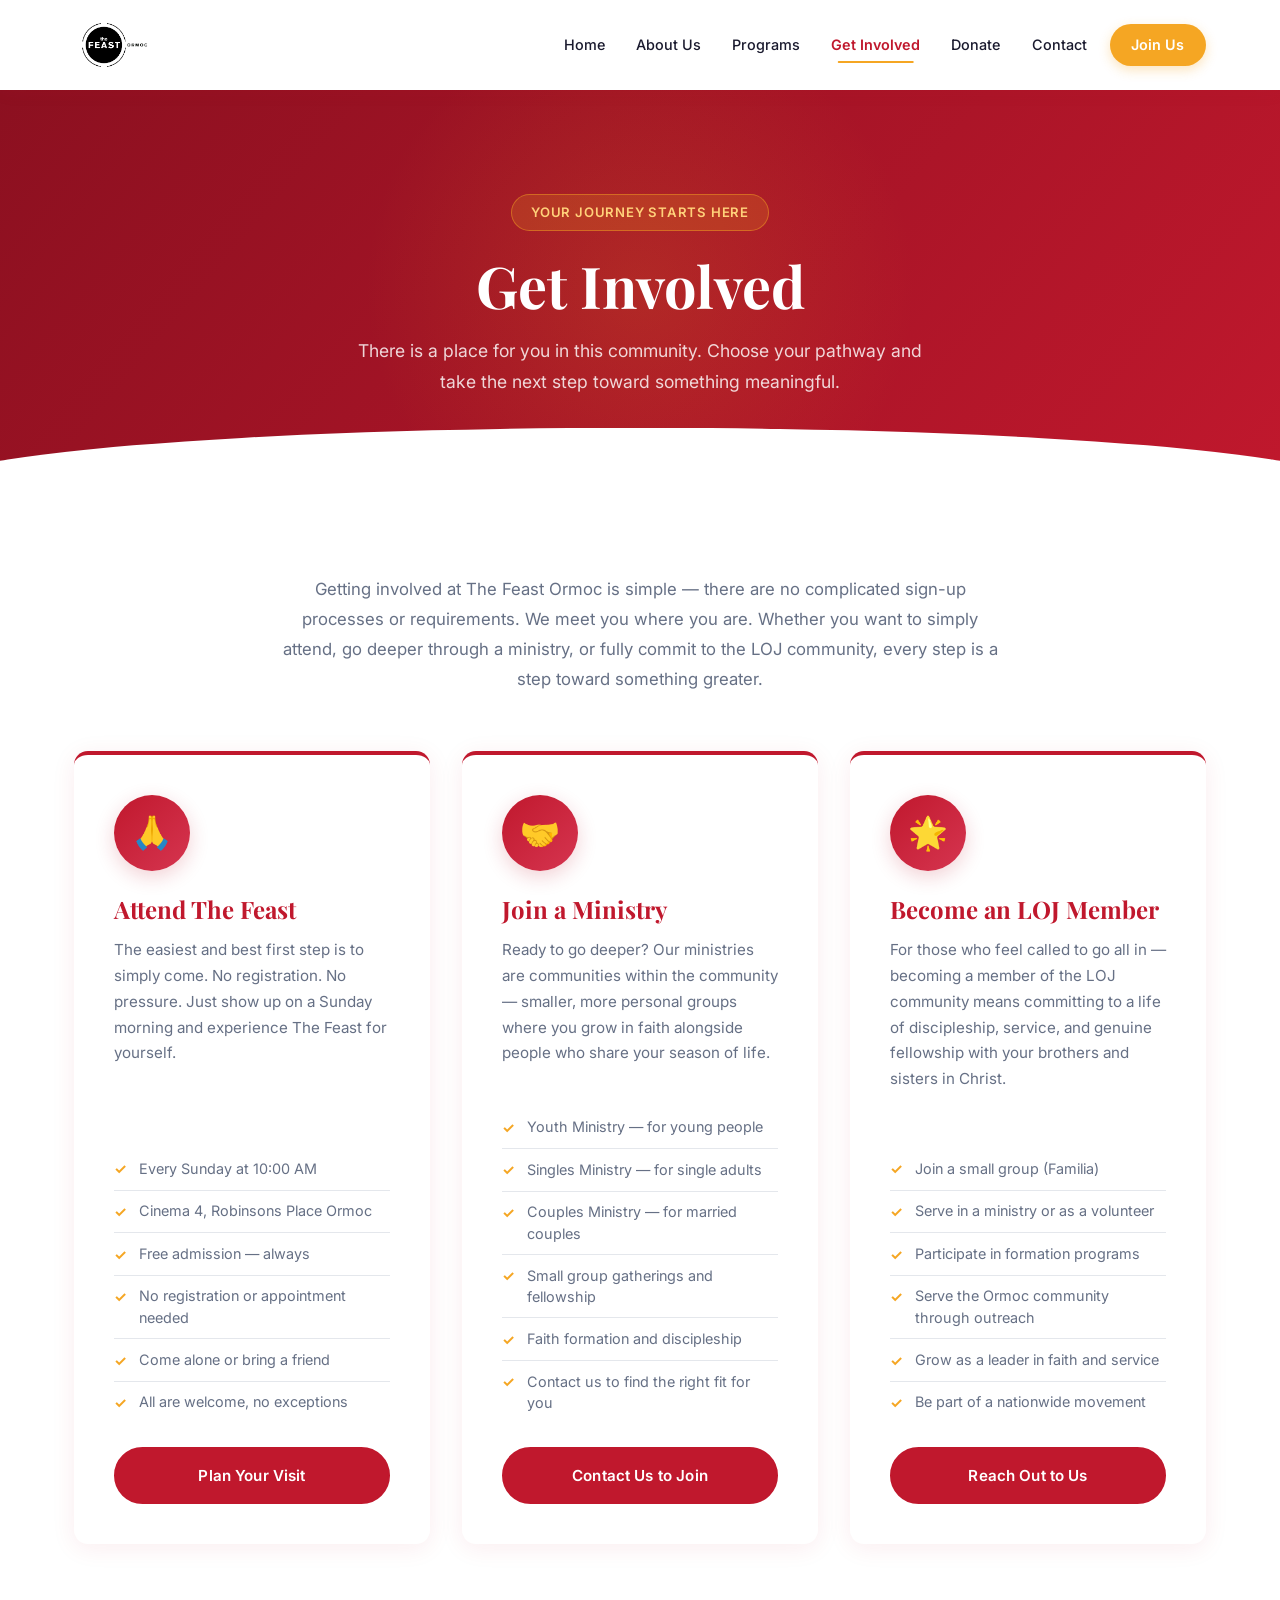
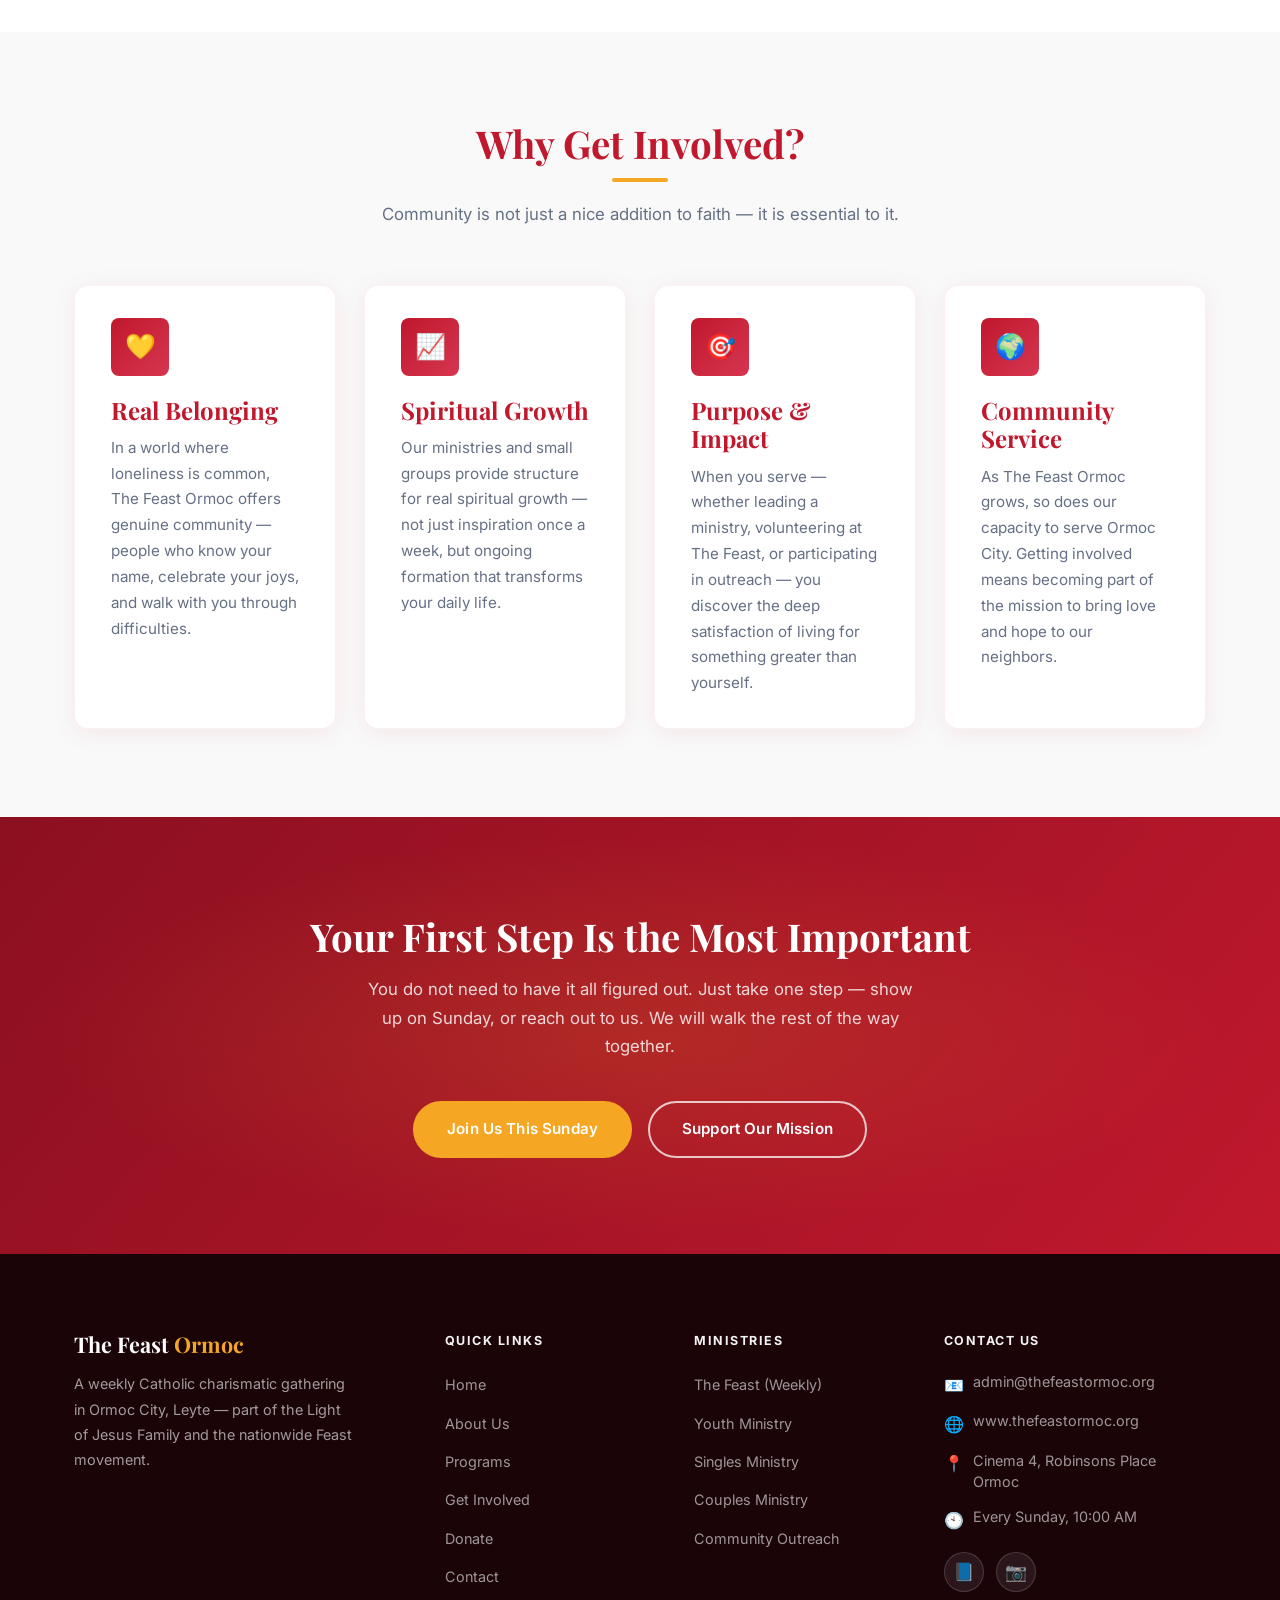
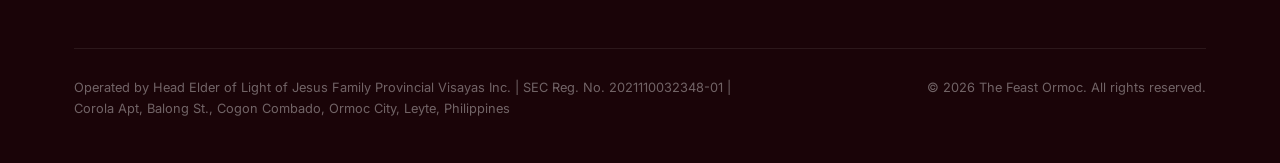
<file: get-involved.html>
<!DOCTYPE html>
<html lang="en">
<head>
  <meta charset="UTF-8" />
  <meta name="viewport" content="width=device-width, initial-scale=1.0" />
  <title>Get Involved — The Feast Ormoc</title>
  <meta name="description" content="Discover how to get involved at The Feast Ormoc — attend a Sunday gathering, join a ministry, or become a full LOJ community member in Ormoc City, Leyte." />
  <link rel="preconnect" href="https://fonts.googleapis.com" />
  <link rel="preconnect" href="https://fonts.gstatic.com" crossorigin />
  <link href="https://fonts.googleapis.com/css2?family=Inter:wght@400;500;600;700&family=Playfair+Display:ital,wght@0,700;0,800;1,700&display=swap" rel="stylesheet" />
  <link rel="stylesheet" href="styles.css" />
</head>
<body>

  <!-- ============================================================
       NAVIGATION
       ============================================================ -->
  <header class="navbar">
    <div class="container nav-inner">
      <a href="index.html" class="nav-logo"><img src="logo.png" alt="The Feast Ormoc" /></a>
      <nav class="nav-links" aria-label="Main navigation">
        <a href="index.html">Home</a>
        <a href="about.html">About Us</a>
        <a href="programs.html">Programs</a>
        <a href="get-involved.html" class="active" aria-current="page">Get Involved</a>
        <a href="donate.html">Donate</a>
        <a href="contact.html">Contact</a>
        <a href="contact.html" class="nav-cta">Join Us</a>
      </nav>
      <button class="hamburger" id="hamburger" aria-label="Toggle navigation menu" aria-expanded="false">
        <span></span><span></span><span></span>
      </button>
    </div>
    <div class="mobile-nav" id="mobileNav" aria-hidden="true">
      <a href="index.html">Home</a>
      <a href="about.html">About Us</a>
      <a href="programs.html">Programs</a>
      <a href="get-involved.html" class="active">Get Involved</a>
      <a href="donate.html">Donate</a>
      <a href="contact.html">Contact</a>
      <a href="contact.html" class="nav-cta">Join Us This Sunday</a>
    </div>
  </header>

  <!-- ============================================================
       PAGE HERO
       ============================================================ -->
  <section class="page-hero" aria-label="Get Involved page banner">
    <div class="page-hero-decoration">
      <div class="page-hero-glow"></div>
    </div>
    <div class="page-hero-wave"></div>
    <div class="container">
      <div class="page-hero-content fade-in">
        <div class="hero-eyebrow">Your Journey Starts Here</div>
        <h1>Get Involved</h1>
        <p>There is a place for you in this community. Choose your pathway and take the next step toward something meaningful.</p>
      </div>
    </div>
  </section>

  <!-- ============================================================
       INTRO
       ============================================================ -->
  <section class="section" id="intro">
    <div class="container">
      <p class="intro-text fade-in">
        Getting involved at The Feast Ormoc is simple — there are no complicated sign-up processes or requirements. We meet you where you are. Whether you want to simply attend, go deeper through a ministry, or fully commit to the LOJ community, every step is a step toward something greater.
      </p>

      <!-- ===========================
           THREE PATHWAY CARDS
           =========================== -->
      <div class="pathway-grid">

        <!-- Pathway 1: Attend The Feast -->
        <div class="pathway-card fade-in">
          <div class="pathway-icon">🙏</div>
          <h3>Attend The Feast</h3>
          <p>
            The easiest and best first step is to simply come. No registration. No pressure. Just show up on a Sunday morning and experience The Feast for yourself.
          </p>
          <ul class="detail-list">
            <li>
              <span class="check">✓</span>
              <span>Every Sunday at 10:00 AM</span>
            </li>
            <li>
              <span class="check">✓</span>
              <span>Cinema 4, Robinsons Place Ormoc</span>
            </li>
            <li>
              <span class="check">✓</span>
              <span>Free admission — always</span>
            </li>
            <li>
              <span class="check">✓</span>
              <span>No registration or appointment needed</span>
            </li>
            <li>
              <span class="check">✓</span>
              <span>Come alone or bring a friend</span>
            </li>
            <li>
              <span class="check">✓</span>
              <span>All are welcome, no exceptions</span>
            </li>
          </ul>
          <a href="contact.html" class="btn btn-secondary" style="width: 100%; justify-content: center;">Plan Your Visit</a>
        </div>

        <!-- Pathway 2: Join a Ministry -->
        <div class="pathway-card fade-in fade-in-delay-1">
          <div class="pathway-icon">🤝</div>
          <h3>Join a Ministry</h3>
          <p>
            Ready to go deeper? Our ministries are communities within the community — smaller, more personal groups where you grow in faith alongside people who share your season of life.
          </p>
          <ul class="detail-list">
            <li>
              <span class="check">✓</span>
              <span>Youth Ministry — for young people</span>
            </li>
            <li>
              <span class="check">✓</span>
              <span>Singles Ministry — for single adults</span>
            </li>
            <li>
              <span class="check">✓</span>
              <span>Couples Ministry — for married couples</span>
            </li>
            <li>
              <span class="check">✓</span>
              <span>Small group gatherings and fellowship</span>
            </li>
            <li>
              <span class="check">✓</span>
              <span>Faith formation and discipleship</span>
            </li>
            <li>
              <span class="check">✓</span>
              <span>Contact us to find the right fit for you</span>
            </li>
          </ul>
          <a href="contact.html" class="btn btn-secondary" style="width: 100%; justify-content: center;">Contact Us to Join</a>
        </div>

        <!-- Pathway 3: Become an LOJ Member -->
        <div class="pathway-card fade-in fade-in-delay-2">
          <div class="pathway-icon">🌟</div>
          <h3>Become an LOJ Member</h3>
          <p>
            For those who feel called to go all in — becoming a member of the LOJ community means committing to a life of discipleship, service, and genuine fellowship with your brothers and sisters in Christ.
          </p>
          <ul class="detail-list">
            <li>
              <span class="check">✓</span>
              <span>Join a small group (Familia)</span>
            </li>
            <li>
              <span class="check">✓</span>
              <span>Serve in a ministry or as a volunteer</span>
            </li>
            <li>
              <span class="check">✓</span>
              <span>Participate in formation programs</span>
            </li>
            <li>
              <span class="check">✓</span>
              <span>Serve the Ormoc community through outreach</span>
            </li>
            <li>
              <span class="check">✓</span>
              <span>Grow as a leader in faith and service</span>
            </li>
            <li>
              <span class="check">✓</span>
              <span>Be part of a nationwide movement</span>
            </li>
          </ul>
          <a href="contact.html" class="btn btn-secondary" style="width: 100%; justify-content: center;">Reach Out to Us</a>
        </div>

      </div><!-- /pathway-grid -->
    </div>
  </section>

  <!-- ============================================================
       WHY GET INVOLVED
       ============================================================ -->
  <section class="section section-alt" id="why">
    <div class="container">
      <div class="section-title">
        <h2>Why Get Involved?</h2>
        <div class="title-bar"></div>
        <p>Community is not just a nice addition to faith — it is essential to it.</p>
      </div>

      <div class="card-grid fade-in">
        <div class="card">
          <div class="card-icon">💛</div>
          <h3>Real Belonging</h3>
          <p>In a world where loneliness is common, The Feast Ormoc offers genuine community — people who know your name, celebrate your joys, and walk with you through difficulties.</p>
        </div>
        <div class="card">
          <div class="card-icon">📈</div>
          <h3>Spiritual Growth</h3>
          <p>Our ministries and small groups provide structure for real spiritual growth — not just inspiration once a week, but ongoing formation that transforms your daily life.</p>
        </div>
        <div class="card">
          <div class="card-icon">🎯</div>
          <h3>Purpose & Impact</h3>
          <p>When you serve — whether leading a ministry, volunteering at The Feast, or participating in outreach — you discover the deep satisfaction of living for something greater than yourself.</p>
        </div>
        <div class="card">
          <div class="card-icon">🌍</div>
          <h3>Community Service</h3>
          <p>As The Feast Ormoc grows, so does our capacity to serve Ormoc City. Getting involved means becoming part of the mission to bring love and hope to our neighbors.</p>
        </div>
      </div>
    </div>
  </section>

  <!-- ============================================================
       CTA
       ============================================================ -->
  <section class="cta-banner">
    <div class="container">
      <h2>Your First Step Is the Most Important</h2>
      <p>You do not need to have it all figured out. Just take one step — show up on Sunday, or reach out to us. We will walk the rest of the way together.</p>
      <div style="display: flex; gap: 1rem; justify-content: center; flex-wrap: wrap;">
        <a href="contact.html" class="btn btn-primary">Join Us This Sunday</a>
        <a href="donate.html" class="btn btn-outline">Support Our Mission</a>
      </div>
    </div>
  </section>

  <!-- ============================================================
       FOOTER
       ============================================================ -->
  <footer class="footer">
    <div class="container">
      <div class="footer-grid">
        <div class="footer-brand">
          <a href="index.html" class="nav-logo">The Feast <span>Ormoc</span></a>
          <p>A weekly Catholic charismatic gathering in Ormoc City, Leyte — part of the Light of Jesus Family and the nationwide Feast movement.</p>
        </div>
        <div class="footer-col">
          <h4>Quick Links</h4>
          <ul class="footer-links">
            <li><a href="index.html">Home</a></li>
            <li><a href="about.html">About Us</a></li>
            <li><a href="programs.html">Programs</a></li>
            <li><a href="get-involved.html">Get Involved</a></li>
            <li><a href="donate.html">Donate</a></li>
            <li><a href="contact.html">Contact</a></li>
          </ul>
        </div>
        <div class="footer-col">
          <h4>Ministries</h4>
          <ul class="footer-links">
            <li><a href="programs.html">The Feast (Weekly)</a></li>
            <li><a href="programs.html">Youth Ministry</a></li>
            <li><a href="programs.html">Singles Ministry</a></li>
            <li><a href="programs.html">Couples Ministry</a></li>
            <li><a href="programs.html">Community Outreach</a></li>
          </ul>
        </div>
        <div class="footer-col">
          <h4>Contact Us</h4>
          <div class="footer-contact-item"><span class="fc-icon">📧</span><span>admin@thefeastormoc.org</span></div>
          <div class="footer-contact-item"><span class="fc-icon">🌐</span><span>www.thefeastormoc.org</span></div>
          <div class="footer-contact-item"><span class="fc-icon">📍</span><span>Cinema 4, Robinsons Place Ormoc</span></div>
          <div class="footer-contact-item"><span class="fc-icon">🕙</span><span>Every Sunday, 10:00 AM</span></div>
          <div class="social-links">
            <a href="https://www.facebook.com/thefeastormoc/" target="_blank" rel="noopener" class="social-link" aria-label="Facebook">📘</a>
            <a href="https://www.instagram.com/thefeastormoc/" target="_blank" rel="noopener" class="social-link" aria-label="Instagram">📷</a>
          </div>
        </div>
      </div>
      <div class="footer-bottom">
        <div class="footer-bottom-inner">
          <p class="footer-legal">Operated by Head Elder of Light of Jesus Family Provincial Visayas Inc. | SEC Reg. No. 2021110032348-01 | Corola Apt, Balong St., Cogon Combado, Ormoc City, Leyte, Philippines</p>
          <p>© 2026 The Feast Ormoc. All rights reserved.</p>
        </div>
      </div>
    </div>
  </footer>

  <script>
    const hamburger = document.getElementById('hamburger');
    const mobileNav = document.getElementById('mobileNav');
    hamburger.addEventListener('click', () => {
      const isOpen = mobileNav.classList.toggle('open');
      hamburger.classList.toggle('open');
      hamburger.setAttribute('aria-expanded', isOpen);
      mobileNav.setAttribute('aria-hidden', !isOpen);
    });
    mobileNav.querySelectorAll('a').forEach(link => {
      link.addEventListener('click', () => {
        mobileNav.classList.remove('open');
        hamburger.classList.remove('open');
        hamburger.setAttribute('aria-expanded', 'false');
        mobileNav.setAttribute('aria-hidden', 'true');
      });
    });
    const fadeEls = document.querySelectorAll('.fade-in');
    const observer = new IntersectionObserver((entries) => {
      entries.forEach(entry => {
        if (entry.isIntersecting) { entry.target.classList.add('visible'); observer.unobserve(entry.target); }
      });
    }, { threshold: 0.1, rootMargin: '0px 0px -40px 0px' });
    fadeEls.forEach(el => observer.observe(el));
  </script>

</body>
</html>
</file>
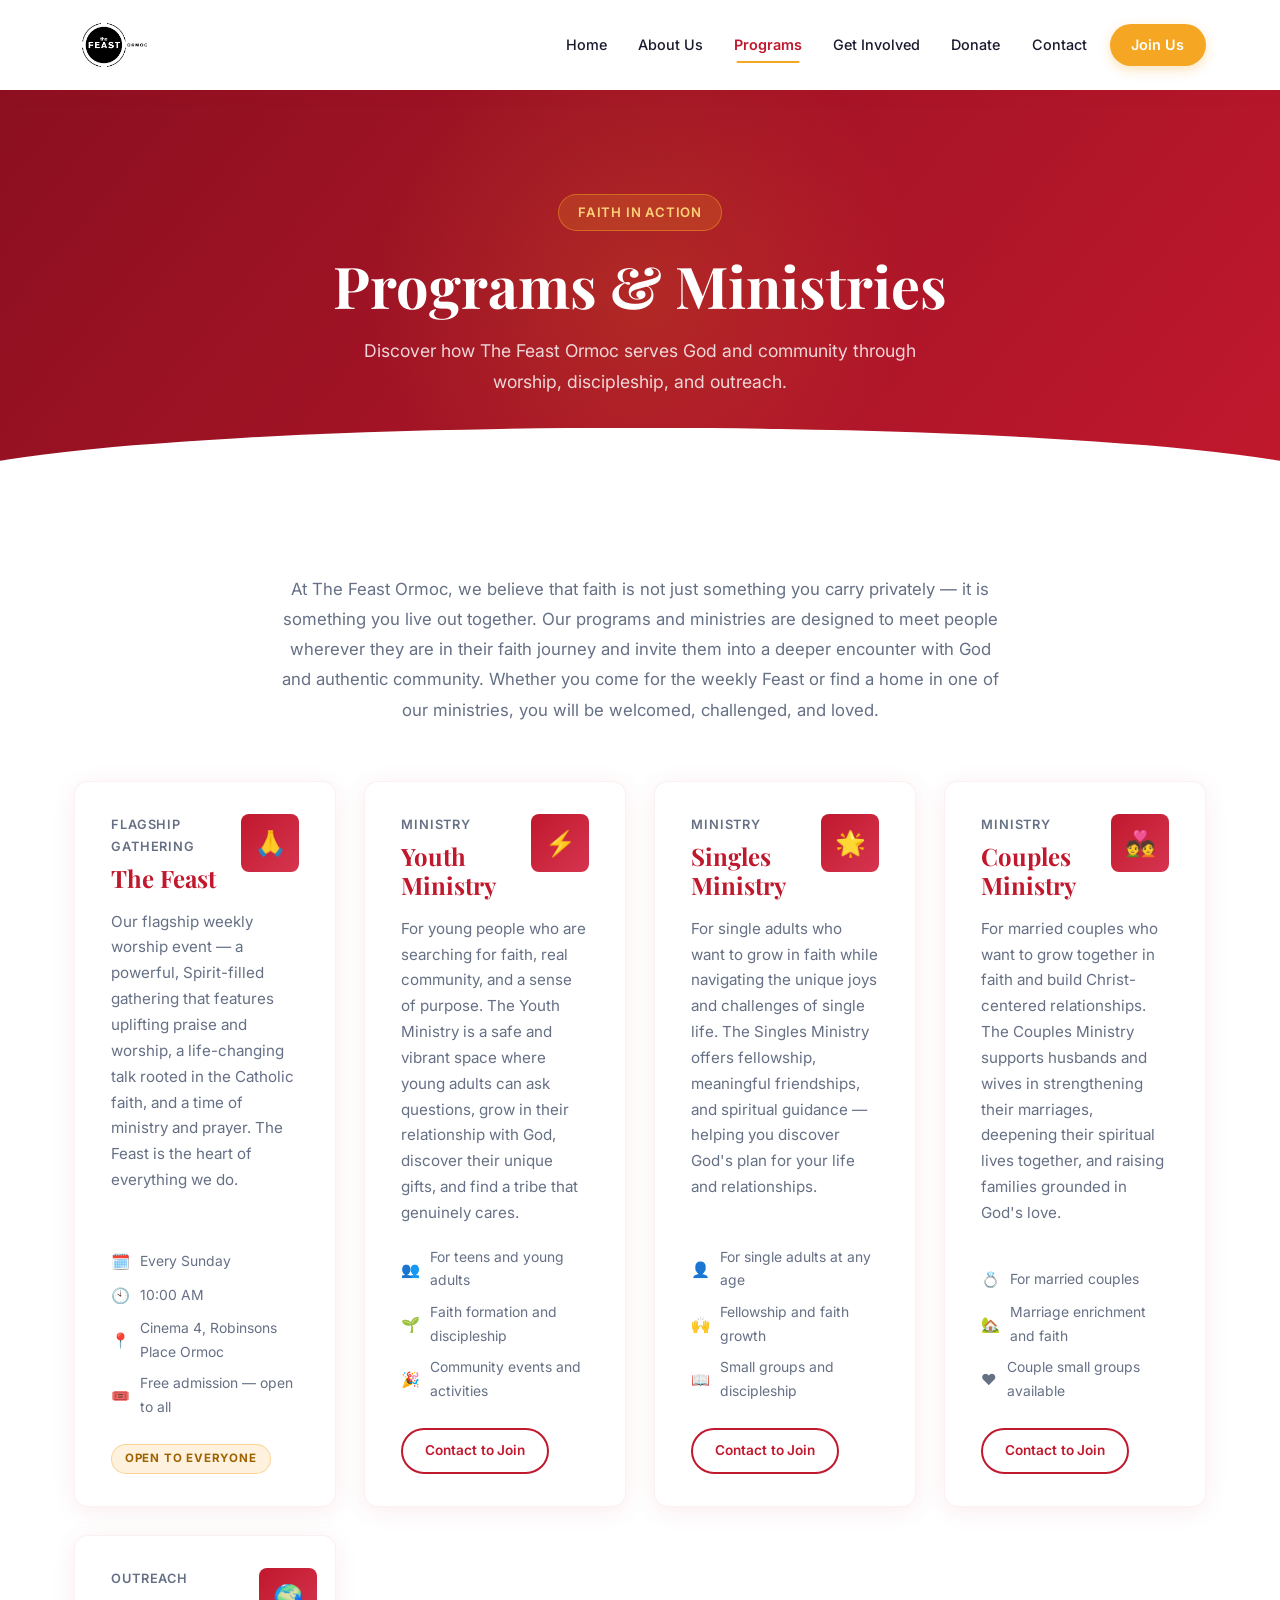
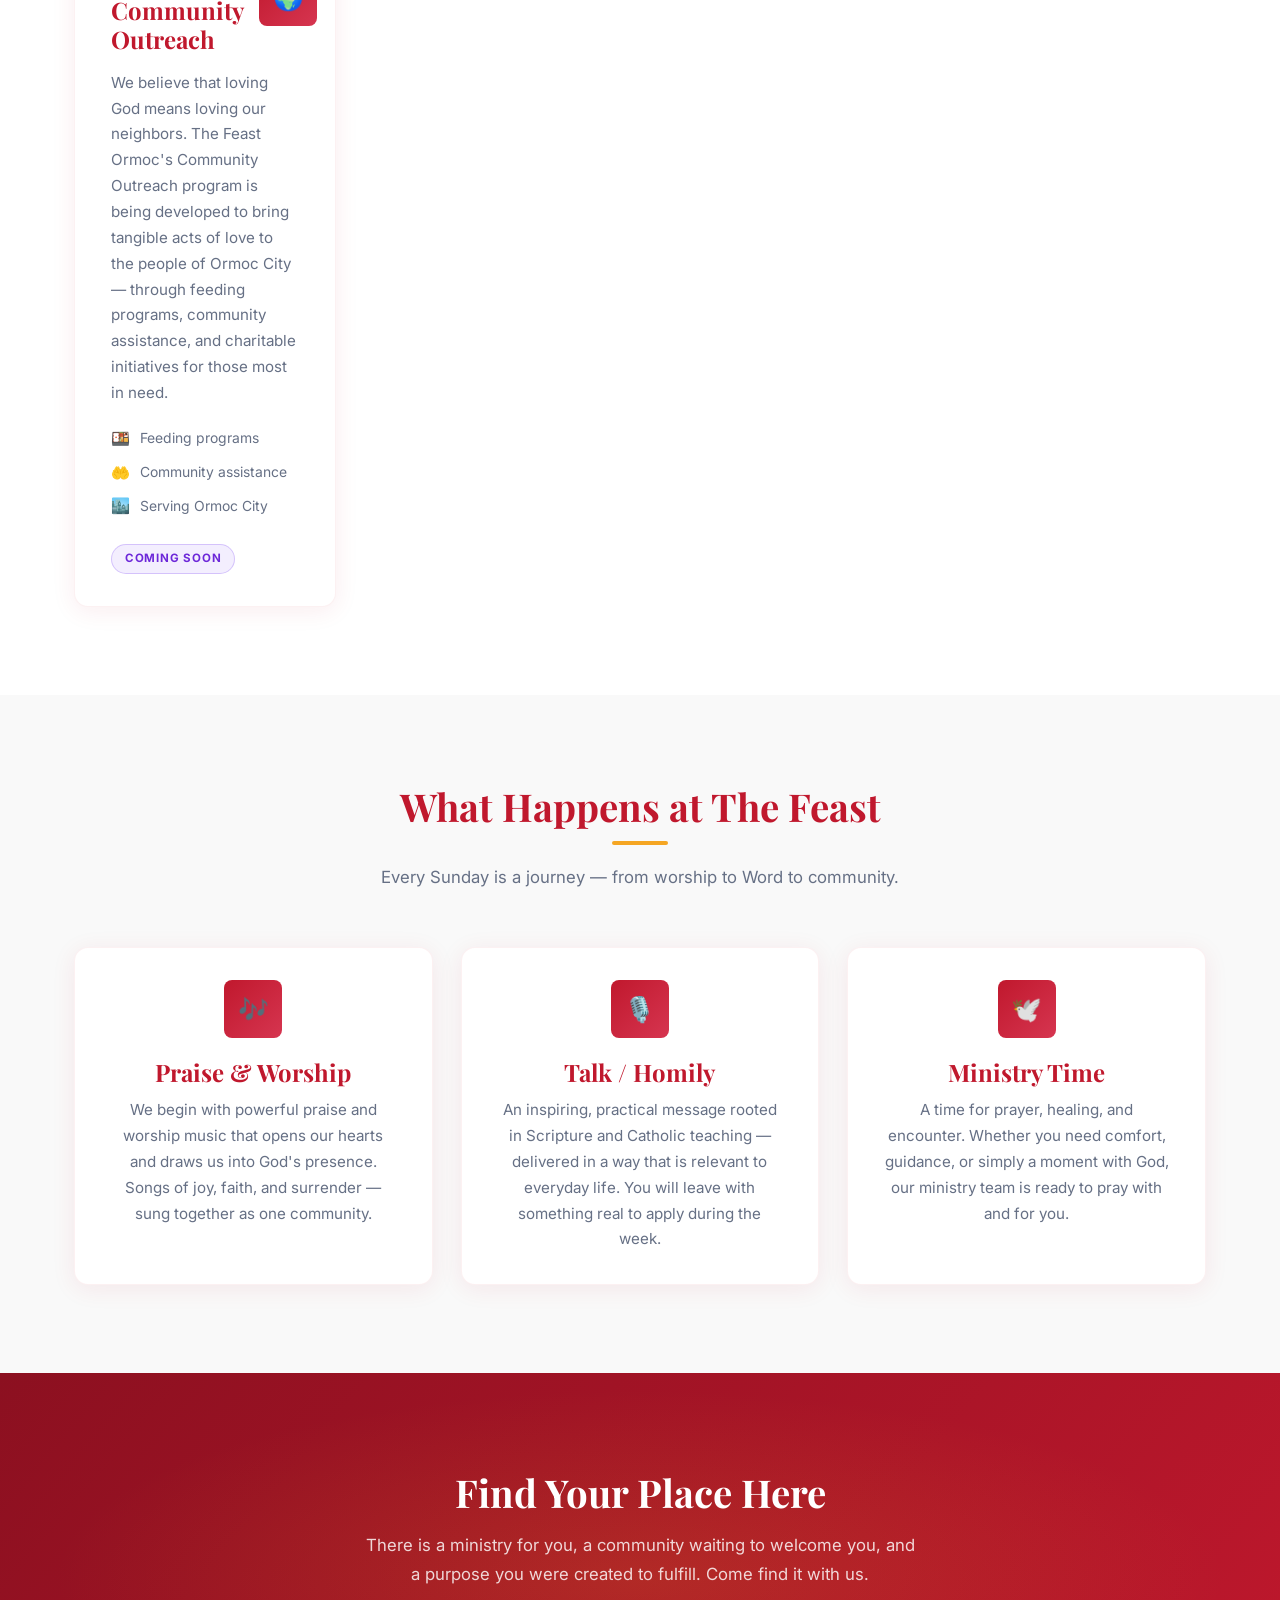
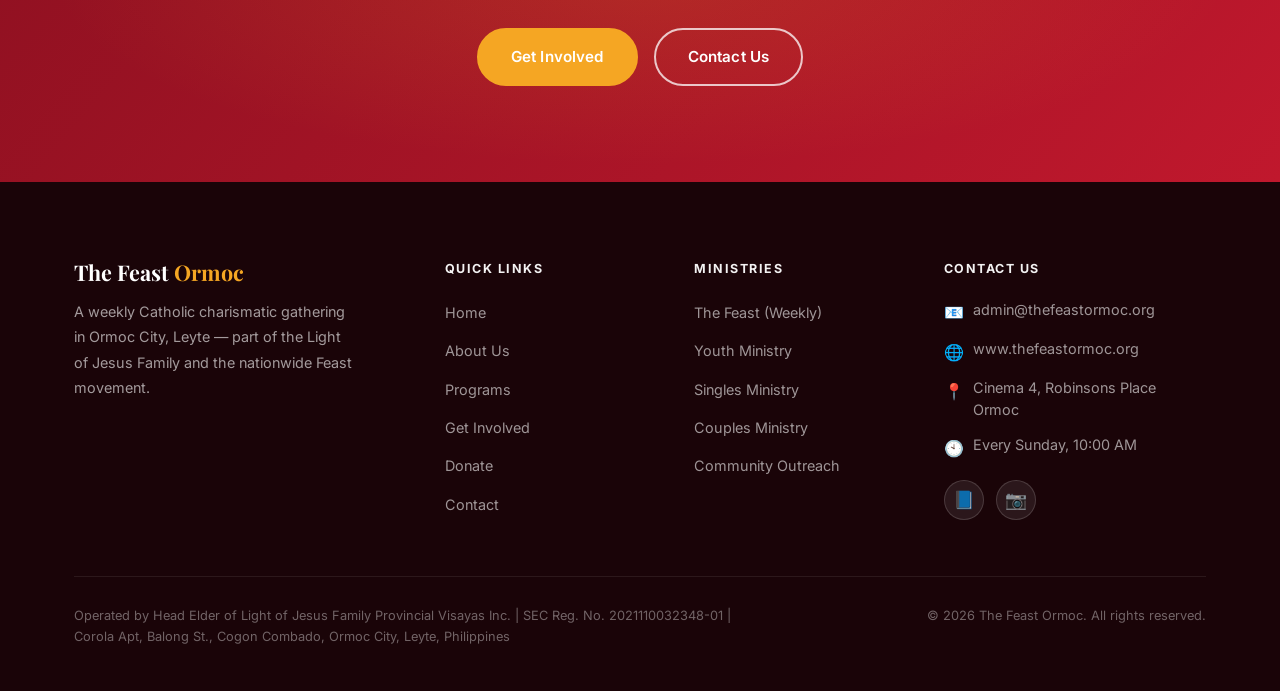
<file: programs.html>
<!DOCTYPE html>
<html lang="en">
<head>
  <meta charset="UTF-8" />
  <meta name="viewport" content="width=device-width, initial-scale=1.0" />
  <title>Programs & Ministries — The Feast Ormoc</title>
  <meta name="description" content="Explore The Feast Ormoc's programs and ministries — weekly Feast gathering, Youth, Singles, Couples ministries, and community outreach in Ormoc City, Leyte." />
  <link rel="preconnect" href="https://fonts.googleapis.com" />
  <link rel="preconnect" href="https://fonts.gstatic.com" crossorigin />
  <link href="https://fonts.googleapis.com/css2?family=Inter:wght@400;500;600;700&family=Playfair+Display:ital,wght@0,700;0,800;1,700&display=swap" rel="stylesheet" />
  <link rel="stylesheet" href="styles.css" />
</head>
<body>

  <!-- ============================================================
       NAVIGATION
       ============================================================ -->
  <header class="navbar">
    <div class="container nav-inner">
      <a href="index.html" class="nav-logo"><img src="logo.png" alt="The Feast Ormoc" /></a>
      <nav class="nav-links" aria-label="Main navigation">
        <a href="index.html">Home</a>
        <a href="about.html">About Us</a>
        <a href="programs.html" class="active" aria-current="page">Programs</a>
        <a href="get-involved.html">Get Involved</a>
        <a href="donate.html">Donate</a>
        <a href="contact.html">Contact</a>
        <a href="contact.html" class="nav-cta">Join Us</a>
      </nav>
      <button class="hamburger" id="hamburger" aria-label="Toggle navigation menu" aria-expanded="false">
        <span></span><span></span><span></span>
      </button>
    </div>
    <div class="mobile-nav" id="mobileNav" aria-hidden="true">
      <a href="index.html">Home</a>
      <a href="about.html">About Us</a>
      <a href="programs.html" class="active">Programs</a>
      <a href="get-involved.html">Get Involved</a>
      <a href="donate.html">Donate</a>
      <a href="contact.html">Contact</a>
      <a href="contact.html" class="nav-cta">Join Us This Sunday</a>
    </div>
  </header>

  <!-- ============================================================
       PAGE HERO
       ============================================================ -->
  <section class="page-hero" aria-label="Programs page banner">
    <div class="page-hero-decoration">
      <div class="page-hero-glow"></div>
    </div>
    <div class="page-hero-wave"></div>
    <div class="container">
      <div class="page-hero-content fade-in">
        <div class="hero-eyebrow">Faith in Action</div>
        <h1>Programs & Ministries</h1>
        <p>Discover how The Feast Ormoc serves God and community through worship, discipleship, and outreach.</p>
      </div>
    </div>
  </section>

  <!-- ============================================================
       INTRO
       ============================================================ -->
  <section class="section" id="intro">
    <div class="container">
      <p class="intro-text fade-in">
        At The Feast Ormoc, we believe that faith is not just something you carry privately — it is something you live out together. Our programs and ministries are designed to meet people wherever they are in their faith journey and invite them into a deeper encounter with God and authentic community. Whether you come for the weekly Feast or find a home in one of our ministries, you will be welcomed, challenged, and loved.
      </p>

      <!-- PROGRAMS GRID — 5 CARDS -->
      <div class="card-grid-5">

        <!-- 1. The Feast -->
        <div class="program-card fade-in">
          <div class="program-card-header">
            <div>
              <div class="card-meta">Flagship Gathering</div>
              <h3>The Feast</h3>
            </div>
            <div class="card-icon">🙏</div>
          </div>
          <p class="program-desc">
            Our flagship weekly worship event — a powerful, Spirit-filled gathering that features uplifting praise and worship, a life-changing talk rooted in the Catholic faith, and a time of ministry and prayer. The Feast is the heart of everything we do.
          </p>
          <div class="program-meta-list">
            <div class="program-meta-item">
              <span class="pm-icon">🗓️</span>
              <span>Every Sunday</span>
            </div>
            <div class="program-meta-item">
              <span class="pm-icon">🕙</span>
              <span>10:00 AM</span>
            </div>
            <div class="program-meta-item">
              <span class="pm-icon">📍</span>
              <span>Cinema 4, Robinsons Place Ormoc</span>
            </div>
            <div class="program-meta-item">
              <span class="pm-icon">🎟️</span>
              <span>Free admission — open to all</span>
            </div>
          </div>
          <div style="margin-top: 1.5rem;">
            <span class="badge badge-accent">Open to Everyone</span>
          </div>
        </div>

        <!-- 2. Youth Ministry -->
        <div class="program-card fade-in fade-in-delay-1">
          <div class="program-card-header">
            <div>
              <div class="card-meta">Ministry</div>
              <h3>Youth Ministry</h3>
            </div>
            <div class="card-icon">⚡</div>
          </div>
          <p class="program-desc">
            For young people who are searching for faith, real community, and a sense of purpose. The Youth Ministry is a safe and vibrant space where young adults can ask questions, grow in their relationship with God, discover their unique gifts, and find a tribe that genuinely cares.
          </p>
          <div class="program-meta-list">
            <div class="program-meta-item">
              <span class="pm-icon">👥</span>
              <span>For teens and young adults</span>
            </div>
            <div class="program-meta-item">
              <span class="pm-icon">🌱</span>
              <span>Faith formation and discipleship</span>
            </div>
            <div class="program-meta-item">
              <span class="pm-icon">🎉</span>
              <span>Community events and activities</span>
            </div>
          </div>
          <div style="margin-top: 1.5rem;">
            <a href="contact.html" class="btn btn-outline-primary" style="font-size: 0.85rem; padding: 0.6rem 1.35rem;">Contact to Join</a>
          </div>
        </div>

        <!-- 3. Singles Ministry -->
        <div class="program-card fade-in fade-in-delay-2">
          <div class="program-card-header">
            <div>
              <div class="card-meta">Ministry</div>
              <h3>Singles Ministry</h3>
            </div>
            <div class="card-icon">🌟</div>
          </div>
          <p class="program-desc">
            For single adults who want to grow in faith while navigating the unique joys and challenges of single life. The Singles Ministry offers fellowship, meaningful friendships, and spiritual guidance — helping you discover God's plan for your life and relationships.
          </p>
          <div class="program-meta-list">
            <div class="program-meta-item">
              <span class="pm-icon">👤</span>
              <span>For single adults at any age</span>
            </div>
            <div class="program-meta-item">
              <span class="pm-icon">🙌</span>
              <span>Fellowship and faith growth</span>
            </div>
            <div class="program-meta-item">
              <span class="pm-icon">📖</span>
              <span>Small groups and discipleship</span>
            </div>
          </div>
          <div style="margin-top: 1.5rem;">
            <a href="contact.html" class="btn btn-outline-primary" style="font-size: 0.85rem; padding: 0.6rem 1.35rem;">Contact to Join</a>
          </div>
        </div>

        <!-- 4. Couples Ministry -->
        <div class="program-card fade-in fade-in-delay-3">
          <div class="program-card-header">
            <div>
              <div class="card-meta">Ministry</div>
              <h3>Couples Ministry</h3>
            </div>
            <div class="card-icon">💑</div>
          </div>
          <p class="program-desc">
            For married couples who want to grow together in faith and build Christ-centered relationships. The Couples Ministry supports husbands and wives in strengthening their marriages, deepening their spiritual lives together, and raising families grounded in God's love.
          </p>
          <div class="program-meta-list">
            <div class="program-meta-item">
              <span class="pm-icon">💍</span>
              <span>For married couples</span>
            </div>
            <div class="program-meta-item">
              <span class="pm-icon">🏡</span>
              <span>Marriage enrichment and faith</span>
            </div>
            <div class="program-meta-item">
              <span class="pm-icon">❤️</span>
              <span>Couple small groups available</span>
            </div>
          </div>
          <div style="margin-top: 1.5rem;">
            <a href="contact.html" class="btn btn-outline-primary" style="font-size: 0.85rem; padding: 0.6rem 1.35rem;">Contact to Join</a>
          </div>
        </div>

        <!-- 5. Community Outreach -->
        <div class="program-card fade-in fade-in-delay-4">
          <div class="program-card-header">
            <div>
              <div class="card-meta">Outreach</div>
              <h3>Community Outreach</h3>
            </div>
            <div class="card-icon">🌍</div>
          </div>
          <p class="program-desc">
            We believe that loving God means loving our neighbors. The Feast Ormoc's Community Outreach program is being developed to bring tangible acts of love to the people of Ormoc City — through feeding programs, community assistance, and charitable initiatives for those most in need.
          </p>
          <div class="program-meta-list">
            <div class="program-meta-item">
              <span class="pm-icon">🍱</span>
              <span>Feeding programs</span>
            </div>
            <div class="program-meta-item">
              <span class="pm-icon">🤲</span>
              <span>Community assistance</span>
            </div>
            <div class="program-meta-item">
              <span class="pm-icon">🏙️</span>
              <span>Serving Ormoc City</span>
            </div>
          </div>
          <div style="margin-top: 1.5rem;">
            <span class="badge badge-coming">Coming Soon</span>
          </div>
        </div>

      </div><!-- /card-grid-5 -->
    </div>
  </section>

  <!-- ============================================================
       HOW IT WORKS
       ============================================================ -->
  <section class="section section-alt" id="how">
    <div class="container">
      <div class="section-title">
        <h2>What Happens at The Feast</h2>
        <div class="title-bar"></div>
        <p>Every Sunday is a journey — from worship to Word to community.</p>
      </div>

      <div class="card-grid-3 fade-in">
        <div class="card" style="text-align: center;">
          <div class="card-icon" style="margin: 0 auto 1.25rem;">🎶</div>
          <h3>Praise & Worship</h3>
          <p>We begin with powerful praise and worship music that opens our hearts and draws us into God's presence. Songs of joy, faith, and surrender — sung together as one community.</p>
        </div>
        <div class="card" style="text-align: center;">
          <div class="card-icon" style="margin: 0 auto 1.25rem;">🎙️</div>
          <h3>Talk / Homily</h3>
          <p>An inspiring, practical message rooted in Scripture and Catholic teaching — delivered in a way that is relevant to everyday life. You will leave with something real to apply during the week.</p>
        </div>
        <div class="card" style="text-align: center;">
          <div class="card-icon" style="margin: 0 auto 1.25rem;">🕊️</div>
          <h3>Ministry Time</h3>
          <p>A time for prayer, healing, and encounter. Whether you need comfort, guidance, or simply a moment with God, our ministry team is ready to pray with and for you.</p>
        </div>
      </div>
    </div>
  </section>

  <!-- ============================================================
       CTA
       ============================================================ -->
  <section class="cta-banner">
    <div class="container">
      <h2>Find Your Place Here</h2>
      <p>There is a ministry for you, a community waiting to welcome you, and a purpose you were created to fulfill. Come find it with us.</p>
      <div style="display: flex; gap: 1rem; justify-content: center; flex-wrap: wrap;">
        <a href="get-involved.html" class="btn btn-primary">Get Involved</a>
        <a href="contact.html" class="btn btn-outline">Contact Us</a>
      </div>
    </div>
  </section>

  <!-- ============================================================
       FOOTER
       ============================================================ -->
  <footer class="footer">
    <div class="container">
      <div class="footer-grid">
        <div class="footer-brand">
          <a href="index.html" class="nav-logo">The Feast <span>Ormoc</span></a>
          <p>A weekly Catholic charismatic gathering in Ormoc City, Leyte — part of the Light of Jesus Family and the nationwide Feast movement.</p>
        </div>
        <div class="footer-col">
          <h4>Quick Links</h4>
          <ul class="footer-links">
            <li><a href="index.html">Home</a></li>
            <li><a href="about.html">About Us</a></li>
            <li><a href="programs.html">Programs</a></li>
            <li><a href="get-involved.html">Get Involved</a></li>
            <li><a href="donate.html">Donate</a></li>
            <li><a href="contact.html">Contact</a></li>
          </ul>
        </div>
        <div class="footer-col">
          <h4>Ministries</h4>
          <ul class="footer-links">
            <li><a href="programs.html">The Feast (Weekly)</a></li>
            <li><a href="programs.html">Youth Ministry</a></li>
            <li><a href="programs.html">Singles Ministry</a></li>
            <li><a href="programs.html">Couples Ministry</a></li>
            <li><a href="programs.html">Community Outreach</a></li>
          </ul>
        </div>
        <div class="footer-col">
          <h4>Contact Us</h4>
          <div class="footer-contact-item"><span class="fc-icon">📧</span><span>admin@thefeastormoc.org</span></div>
          <div class="footer-contact-item"><span class="fc-icon">🌐</span><span>www.thefeastormoc.org</span></div>
          <div class="footer-contact-item"><span class="fc-icon">📍</span><span>Cinema 4, Robinsons Place Ormoc</span></div>
          <div class="footer-contact-item"><span class="fc-icon">🕙</span><span>Every Sunday, 10:00 AM</span></div>
          <div class="social-links">
            <a href="https://www.facebook.com/thefeastormoc/" target="_blank" rel="noopener" class="social-link" aria-label="Facebook">📘</a>
            <a href="https://www.instagram.com/thefeastormoc/" target="_blank" rel="noopener" class="social-link" aria-label="Instagram">📷</a>
          </div>
        </div>
      </div>
      <div class="footer-bottom">
        <div class="footer-bottom-inner">
          <p class="footer-legal">Operated by Head Elder of Light of Jesus Family Provincial Visayas Inc. | SEC Reg. No. 2021110032348-01 | Corola Apt, Balong St., Cogon Combado, Ormoc City, Leyte, Philippines</p>
          <p>© 2026 The Feast Ormoc. All rights reserved.</p>
        </div>
      </div>
    </div>
  </footer>

  <script>
    const hamburger = document.getElementById('hamburger');
    const mobileNav = document.getElementById('mobileNav');
    hamburger.addEventListener('click', () => {
      const isOpen = mobileNav.classList.toggle('open');
      hamburger.classList.toggle('open');
      hamburger.setAttribute('aria-expanded', isOpen);
      mobileNav.setAttribute('aria-hidden', !isOpen);
    });
    mobileNav.querySelectorAll('a').forEach(link => {
      link.addEventListener('click', () => {
        mobileNav.classList.remove('open');
        hamburger.classList.remove('open');
        hamburger.setAttribute('aria-expanded', 'false');
        mobileNav.setAttribute('aria-hidden', 'true');
      });
    });
    const fadeEls = document.querySelectorAll('.fade-in');
    const observer = new IntersectionObserver((entries) => {
      entries.forEach(entry => {
        if (entry.isIntersecting) { entry.target.classList.add('visible'); observer.unobserve(entry.target); }
      });
    }, { threshold: 0.1, rootMargin: '0px 0px -40px 0px' });
    fadeEls.forEach(el => observer.observe(el));
  </script>

</body>
</html>
</file>
<file: styles.css>
/* =====================================================
   THE FEAST ORMOC — styles.css
   Shared stylesheet for all pages
   ===================================================== */

/* ===========================
   ROOT VARIABLES
   =========================== */
:root {
  --primary:       #c0182d;
  --primary-dark:  #8c1020;
  --primary-light: #d63550;
  --accent:        #f5a623;
  --accent-dark:   #d4881a;
  --bg:            #ffffff;
  --bg-alt:        #f9f9f9;
  --text:          #1a1a2e;
  --text-light:    #667085;
  --border:        #e4e7ec;
  --shadow:        0 4px 24px rgba(192, 24, 45, 0.08);
  --shadow-lg:     0 12px 48px rgba(192, 24, 45, 0.13);
  --nav-height:    90px;
  --radius:        14px;
  --radius-sm:     8px;
  --transition:    all 0.3s cubic-bezier(0.4, 0, 0.2, 1);
}

/* ===========================
   RESET & BASE
   =========================== */
*, *::before, *::after {
  margin: 0;
  padding: 0;
  box-sizing: border-box;
}

html {
  scroll-behavior: smooth;
  font-size: 16px;
}

body {
  font-family: 'Inter', sans-serif;
  color: var(--text);
  background: var(--bg);
  line-height: 1.7;
  -webkit-font-smoothing: antialiased;
  -moz-osx-font-smoothing: grayscale;
}

img { max-width: 100%; height: auto; display: block; }
a   { color: inherit; text-decoration: none; }
ul  { list-style: none; }
button { cursor: pointer; }

/* ===========================
   TYPOGRAPHY
   =========================== */
h1, h2, h3, h4, h5 {
  font-family: 'Playfair Display', serif;
  line-height: 1.2;
  font-weight: 700;
}

h1 { font-size: clamp(2rem, 5vw, 3.6rem); }
h2 { font-size: clamp(1.6rem, 3vw, 2.5rem); }
h3 { font-size: clamp(1.15rem, 2vw, 1.5rem); }
h4 { font-size: 1.1rem; }

p { margin-bottom: 1rem; }
p:last-child { margin-bottom: 0; }

/* ===========================
   LAYOUT UTILITIES
   =========================== */
.container {
  max-width: 1180px;
  margin: 0 auto;
  padding: 0 1.5rem;
}

.section {
  padding: 5.5rem 0;
}

.section-alt {
  background: var(--bg-alt);
}

.section-title {
  text-align: center;
  margin-bottom: 3.5rem;
}

.section-title h2 {
  color: var(--primary);
  margin-bottom: 0.6rem;
}

.section-title .title-bar {
  width: 56px;
  height: 4px;
  background: var(--accent);
  border-radius: 2px;
  margin: 0.75rem auto 1.1rem;
}

.section-title p {
  color: var(--text-light);
  max-width: 580px;
  margin: 0 auto;
  font-size: 1.05rem;
}

/* ===========================
   BUTTONS
   =========================== */
.btn {
  display: inline-flex;
  align-items: center;
  gap: 0.5rem;
  padding: 0.85rem 2rem;
  border-radius: 50px;
  font-family: 'Inter', sans-serif;
  font-size: 0.95rem;
  font-weight: 600;
  cursor: pointer;
  transition: var(--transition);
  border: 2px solid transparent;
  text-decoration: none;
  letter-spacing: 0.01em;
}

.btn-primary {
  background: var(--accent);
  color: #fff;
  border-color: var(--accent);
}
.btn-primary:hover {
  background: var(--accent-dark);
  border-color: var(--accent-dark);
  transform: translateY(-2px);
  box-shadow: 0 8px 24px rgba(245, 166, 35, 0.38);
}

.btn-outline {
  background: transparent;
  color: #fff;
  border-color: rgba(255, 255, 255, 0.75);
}
.btn-outline:hover {
  background: #fff;
  color: var(--primary);
  border-color: #fff;
  transform: translateY(-2px);
  box-shadow: 0 8px 24px rgba(255, 255, 255, 0.25);
}

.btn-secondary {
  background: var(--primary);
  color: #fff;
  border-color: var(--primary);
}
.btn-secondary:hover {
  background: var(--primary-dark);
  border-color: var(--primary-dark);
  transform: translateY(-2px);
  box-shadow: 0 8px 24px rgba(192, 24, 45, 0.35);
}

.btn-outline-primary {
  background: transparent;
  color: var(--primary);
  border-color: var(--primary);
}
.btn-outline-primary:hover {
  background: var(--primary);
  color: #fff;
  transform: translateY(-2px);
  box-shadow: 0 8px 24px rgba(192, 24, 45, 0.25);
}

/* ===========================
   FADE-IN ANIMATION
   =========================== */
.fade-in {
  opacity: 0;
  transform: translateY(28px);
  transition: opacity 0.7s ease, transform 0.7s ease;
}
.fade-in.visible {
  opacity: 1;
  transform: translateY(0);
}
.fade-in-delay-1 { transition-delay: 0.1s; }
.fade-in-delay-2 { transition-delay: 0.2s; }
.fade-in-delay-3 { transition-delay: 0.3s; }
.fade-in-delay-4 { transition-delay: 0.4s; }

/* ===========================
   NAVIGATION
   =========================== */
.navbar {
  position: sticky;
  top: 0;
  z-index: 1000;
  background: rgba(255, 255, 255, 0.97);
  backdrop-filter: blur(12px);
  -webkit-backdrop-filter: blur(12px);
  box-shadow: 0 2px 16px rgba(192, 24, 45, 0.08);
  height: var(--nav-height);
}

.nav-inner {
  display: flex;
  align-items: center;
  justify-content: space-between;
  height: 100%;
}

.nav-logo {
  font-family: 'Playfair Display', serif;
  font-size: 1.25rem;
  font-weight: 700;
  color: var(--primary);
  text-decoration: none;
  flex-shrink: 0;
  line-height: 1;
  display: flex;
  align-items: center;
  gap: 0.6rem;
}
.nav-logo img {
  height: 78px;
  width: auto;
  display: block;
  object-fit: contain;
}
.nav-logo span {
  color: var(--accent);
}

.nav-links {
  display: flex;
  align-items: center;
  gap: 0.15rem;
}

.nav-links a {
  padding: 0.5rem 0.9rem;
  border-radius: 6px;
  font-size: 0.9rem;
  font-weight: 500;
  color: var(--text);
  transition: var(--transition);
  position: relative;
  white-space: nowrap;
}

.nav-links a::after {
  content: '';
  position: absolute;
  bottom: 2px;
  left: 50%;
  transform: translateX(-50%);
  width: 0;
  height: 2px;
  background: var(--accent);
  border-radius: 2px;
  transition: width 0.3s ease;
}

.nav-links a:hover { color: var(--primary); }
.nav-links a:hover::after,
.nav-links a.active::after { width: 65%; }
.nav-links a.active { color: var(--primary); font-weight: 600; }

.nav-cta {
  background: var(--accent) !important;
  color: #fff !important;
  padding: 0.55rem 1.35rem !important;
  border-radius: 50px !important;
  font-weight: 600 !important;
  margin-left: 0.4rem;
  box-shadow: 0 4px 12px rgba(245, 166, 35, 0.3);
}
.nav-cta:hover {
  background: var(--accent-dark) !important;
  box-shadow: 0 6px 20px rgba(245, 166, 35, 0.4) !important;
  transform: translateY(-1px) !important;
}
.nav-cta::after { display: none !important; }

/* Hamburger */
.hamburger {
  display: none;
  flex-direction: column;
  gap: 5px;
  background: none;
  border: none;
  padding: 6px;
  border-radius: 6px;
  transition: var(--transition);
}
.hamburger:hover { background: var(--bg-alt); }
.hamburger span {
  display: block;
  width: 24px;
  height: 2px;
  background: var(--primary);
  border-radius: 2px;
  transition: var(--transition);
}
.hamburger.open span:nth-child(1) { transform: translateY(7px) rotate(45deg); }
.hamburger.open span:nth-child(2) { opacity: 0; transform: scaleX(0); }
.hamburger.open span:nth-child(3) { transform: translateY(-7px) rotate(-45deg); }

/* Mobile nav */
.mobile-nav {
  display: none;
  flex-direction: column;
  background: var(--bg);
  border-top: 1px solid var(--border);
  padding: 1rem 1.5rem 1.5rem;
  position: absolute;
  top: var(--nav-height);
  left: 0;
  right: 0;
  box-shadow: 0 12px 32px rgba(192, 24, 45, 0.1);
  animation: slideDown 0.25s ease;
}
.mobile-nav.open { display: flex; }
@keyframes slideDown {
  from { opacity: 0; transform: translateY(-8px); }
  to   { opacity: 1; transform: translateY(0); }
}

.mobile-nav a {
  padding: 0.8rem 0;
  border-bottom: 1px solid var(--border);
  font-weight: 500;
  color: var(--text);
  transition: color 0.2s;
  font-size: 0.95rem;
}
.mobile-nav a:last-of-type { border-bottom: none; }
.mobile-nav a:hover,
.mobile-nav a.active { color: var(--primary); }
.mobile-nav .nav-cta {
  margin-top: 1rem;
  text-align: center;
  background: var(--accent) !important;
  color: #fff !important;
  padding: 0.8rem 1.5rem !important;
  border-radius: 50px !important;
  border-bottom: none !important;
  display: block;
  box-shadow: 0 4px 12px rgba(245, 166, 35, 0.3);
}

/* ===========================
   HERO — HOME
   =========================== */
.hero {
  position: relative;
  min-height: 92vh;
  display: flex;
  align-items: center;
  background: url('images/heroimage.jpg') center center / cover no-repeat;
  overflow: hidden;
}

.hero::after {
  content: '';
  position: absolute;
  inset: 0;
  background: linear-gradient(130deg, rgba(100, 10, 20, 0.82) 0%, rgba(192, 24, 45, 0.72) 55%, rgba(214, 53, 80, 0.65) 100%);
  pointer-events: none;
}

.hero-decoration {
  position: absolute;
  inset: 0;
  z-index: 1;
  overflow: hidden;
  pointer-events: none;
}

.hero-circle {
  position: absolute;
  border-radius: 50%;
  border: 1px solid rgba(255, 255, 255, 0.06);
}
.hero-circle-1 {
  width: 600px; height: 600px;
  top: -200px; right: -100px;
}
.hero-circle-2 {
  width: 380px; height: 380px;
  bottom: -80px; left: -60px;
}
.hero-glow {
  position: absolute;
  width: 500px; height: 500px;
  border-radius: 50%;
  background: radial-gradient(circle, rgba(245, 166, 35, 0.18) 0%, transparent 70%);
  top: 50%; left: 20%;
  transform: translate(-50%, -50%);
}

.hero-wave {
  position: absolute;
  bottom: -2px;
  left: 0; right: 0;
  height: 80px;
  background: var(--bg);
  clip-path: ellipse(56% 100% at 50% 100%);
}

.hero-content {
  position: relative;
  z-index: 2;
  max-width: 780px;
  color: #fff;
  padding: 2rem 0;
}

.hero-eyebrow {
  display: inline-flex;
  align-items: center;
  gap: 0.5rem;
  background: rgba(245, 166, 35, 0.18);
  border: 1px solid rgba(245, 166, 35, 0.45);
  color: #ffd17a;
  padding: 0.4rem 1.2rem;
  border-radius: 50px;
  font-size: 0.82rem;
  font-weight: 600;
  letter-spacing: 0.06em;
  text-transform: uppercase;
  margin-bottom: 1.5rem;
}

.hero h1 {
  color: #fff;
  margin-bottom: 1.25rem;
  text-shadow: 0 2px 30px rgba(0, 0, 0, 0.2);
}

.hero .hero-sub {
  font-size: clamp(1rem, 2vw, 1.18rem);
  color: rgba(255, 255, 255, 0.85);
  max-width: 560px;
  margin-bottom: 2.5rem;
  line-height: 1.75;
}

.hero-buttons {
  display: flex;
  flex-wrap: wrap;
  gap: 1rem;
}

/* ===========================
   PAGE HERO — INNER PAGES
   =========================== */
.page-hero {
  position: relative;
  padding: 6.5rem 0 5.5rem;
  background: linear-gradient(130deg, var(--primary-dark) 0%, var(--primary) 100%);
  overflow: hidden;
  text-align: center;
}

.page-hero-decoration {
  position: absolute;
  inset: 0;
  pointer-events: none;
}
.page-hero-glow {
  position: absolute;
  width: 600px; height: 600px;
  border-radius: 50%;
  background: radial-gradient(circle, rgba(245, 166, 35, 0.14) 0%, transparent 65%);
  top: 50%; left: 50%;
  transform: translate(-50%, -50%);
}

.page-hero-wave {
  position: absolute;
  bottom: -2px; left: 0; right: 0;
  height: 60px;
  background: var(--bg);
  clip-path: ellipse(56% 100% at 50% 100%);
}

.page-hero-content {
  position: relative;
  z-index: 1;
  color: #fff;
}

.page-hero-content .hero-eyebrow {
  margin-bottom: 1.25rem;
}

.page-hero-content h1 {
  color: #fff;
  margin-bottom: 1rem;
}

.page-hero-content p {
  font-size: 1.1rem;
  color: rgba(255, 255, 255, 0.82);
  max-width: 580px;
  margin: 0 auto;
  line-height: 1.75;
}

/* Section alt hero override */
.page-hero-alt { background: var(--bg-alt); }
.page-hero-alt .page-hero-wave { background: var(--bg); }

/* ===========================
   CARDS
   =========================== */
.card {
  background: var(--bg);
  border-radius: var(--radius);
  padding: 2rem 2.25rem;
  box-shadow: var(--shadow);
  transition: var(--transition);
  border: 1px solid rgba(192, 24, 45, 0.06);
}
.card:hover {
  transform: translateY(-6px);
  box-shadow: var(--shadow-lg);
}

.card-icon {
  width: 58px; height: 58px;
  border-radius: var(--radius-sm);
  background: linear-gradient(135deg, var(--primary), var(--primary-light));
  display: flex; align-items: center; justify-content: center;
  font-size: 1.55rem;
  margin-bottom: 1.25rem;
  flex-shrink: 0;
}

.card h3 {
  color: var(--primary);
  margin-bottom: 0.65rem;
}

.card p {
  color: var(--text-light);
  font-size: 0.95rem;
  line-height: 1.7;
}

.card-meta {
  font-size: 0.8rem;
  font-weight: 600;
  text-transform: uppercase;
  letter-spacing: 0.07em;
  color: var(--text-light);
  margin-bottom: 0.4rem;
}

/* Card Grids */
.card-grid   { display: grid; grid-template-columns: repeat(auto-fit, minmax(260px, 1fr)); gap: 1.75rem; }
.card-grid-3 { display: grid; grid-template-columns: repeat(auto-fit, minmax(300px, 1fr)); gap: 1.75rem; }
.card-grid-5 { display: grid; grid-template-columns: repeat(auto-fit, minmax(240px, 1fr)); gap: 1.75rem; }

/* ===========================
   EVENT CARD
   =========================== */
.event-card {
  background: linear-gradient(135deg, var(--primary), #d63550);
  border-radius: var(--radius);
  padding: 2.5rem 3rem;
  display: flex;
  flex-wrap: wrap;
  gap: 2rem;
  align-items: center;
  box-shadow: 0 8px 40px rgba(192, 24, 45, 0.25);
}

.event-detail {
  display: flex;
  align-items: center;
  gap: 0.85rem;
}

.event-detail .ev-icon {
  font-size: 1.5rem;
  line-height: 1;
}

.event-detail .ev-label {
  font-size: 0.72rem;
  text-transform: uppercase;
  letter-spacing: 0.09em;
  color: rgba(255, 255, 255, 0.65);
  margin-bottom: 0.2rem;
}

.event-detail .ev-value {
  font-size: 1rem;
  font-weight: 600;
  color: #fff;
  line-height: 1.3;
}

.event-card-cta {
  margin-left: auto;
}

/* ===========================
   INFO BOX
   =========================== */
.info-box {
  background: #fff0f2;
  border: 1px solid #f5c8ce;
  border-left: 5px solid var(--accent);
  border-radius: 0 var(--radius) var(--radius) 0;
  padding: 2rem 2.5rem;
}

.info-box h3 {
  color: var(--primary);
  margin-bottom: 1.5rem;
  font-size: 1.25rem;
}

.info-row {
  display: flex;
  gap: 1rem;
  margin-bottom: 0.85rem;
  font-size: 0.92rem;
  line-height: 1.5;
}

.info-row:last-child { margin-bottom: 0; }

.info-row dt {
  min-width: 180px;
  font-weight: 600;
  color: var(--text);
  flex-shrink: 0;
}

.info-row dd {
  color: var(--text-light);
}

/* ===========================
   TRANSPARENCY BOX
   =========================== */
.transparency-box {
  background: #fff8ec;
  border: 1px solid #f5d98a;
  border-left: 5px solid var(--accent);
  border-radius: 0 var(--radius) var(--radius) 0;
  padding: 2rem 2.5rem;
}

.transparency-box h3 {
  color: var(--primary);
  margin-bottom: 0.85rem;
}

.transparency-box p {
  color: var(--text-light);
  font-size: 0.95rem;
  line-height: 1.75;
}

/* ===========================
   LEGAL BOX
   =========================== */
.legal-box {
  background: #fff0f2;
  border: 1px solid #f5c8ce;
  border-radius: var(--radius);
  padding: 2rem 2.5rem;
  font-size: 0.9rem;
  color: var(--text-light);
  line-height: 1.75;
}

.legal-box h4 {
  color: var(--primary);
  font-family: 'Inter', sans-serif;
  font-size: 0.8rem;
  font-weight: 700;
  text-transform: uppercase;
  letter-spacing: 0.1em;
  margin-bottom: 1rem;
}

.legal-box strong { color: var(--text); }

/* ===========================
   BADGE
   =========================== */
.badge {
  display: inline-block;
  padding: 0.25rem 0.8rem;
  border-radius: 50px;
  font-size: 0.72rem;
  font-weight: 700;
  text-transform: uppercase;
  letter-spacing: 0.07em;
}

.badge-accent {
  background: rgba(245, 166, 35, 0.15);
  color: #a06200;
  border: 1px solid rgba(245, 166, 35, 0.4);
}

.badge-coming {
  background: rgba(139, 92, 246, 0.1);
  color: #6d28d9;
  border: 1px solid rgba(139, 92, 246, 0.3);
}

/* ===========================
   CTA BANNER
   =========================== */
.cta-banner {
  background: linear-gradient(130deg, var(--primary-dark) 0%, var(--primary) 100%);
  color: #fff;
  text-align: center;
  padding: 6rem 0;
  position: relative;
  overflow: hidden;
}

.cta-banner::before {
  content: '';
  position: absolute; inset: 0;
  background: radial-gradient(ellipse at center, rgba(245, 166, 35, 0.15) 0%, transparent 65%);
  pointer-events: none;
}

.cta-banner .container { position: relative; z-index: 1; }

.cta-banner h2 { color: #fff; margin-bottom: 1rem; }

.cta-banner p {
  color: rgba(255, 255, 255, 0.82);
  max-width: 560px;
  margin: 0 auto 2.5rem;
  font-size: 1.05rem;
}

/* ===========================
   PATHWAY CARDS (Get Involved)
   =========================== */
.pathway-grid {
  display: grid;
  grid-template-columns: repeat(auto-fit, minmax(300px, 1fr));
  gap: 2rem;
}

.pathway-card {
  background: var(--bg);
  border-radius: var(--radius);
  padding: 2.5rem;
  box-shadow: var(--shadow);
  transition: var(--transition);
  border-top: 4px solid var(--primary);
  display: flex;
  flex-direction: column;
}

.pathway-card:hover {
  transform: translateY(-7px);
  box-shadow: var(--shadow-lg);
}

.pathway-icon {
  width: 76px; height: 76px;
  border-radius: 50%;
  background: linear-gradient(135deg, var(--primary), var(--primary-light));
  display: flex; align-items: center; justify-content: center;
  font-size: 2rem;
  margin-bottom: 1.5rem;
  box-shadow: 0 6px 20px rgba(192, 24, 45, 0.2);
}

.pathway-card h3 {
  color: var(--primary);
  margin-bottom: 0.85rem;
}

.pathway-card > p {
  color: var(--text-light);
  font-size: 0.95rem;
  line-height: 1.7;
  flex: 1;
}

.detail-list {
  margin: 1.5rem 0;
}

.detail-list li {
  display: flex;
  align-items: flex-start;
  gap: 0.75rem;
  padding: 0.6rem 0;
  border-bottom: 1px solid var(--border);
  font-size: 0.9rem;
  color: var(--text-light);
  line-height: 1.5;
}

.detail-list li:last-child { border-bottom: none; }

.detail-list li .check {
  color: var(--accent);
  font-weight: 700;
  flex-shrink: 0;
  margin-top: 0.05rem;
}

/* ===========================
   DONATE PAGE
   =========================== */
.impact-grid {
  display: grid;
  grid-template-columns: repeat(auto-fit, minmax(220px, 1fr));
  gap: 1.5rem;
}

.impact-item {
  background: var(--bg);
  border-radius: var(--radius);
  padding: 2rem 1.75rem;
  text-align: center;
  box-shadow: var(--shadow);
  border-bottom: 3px solid var(--accent);
  transition: var(--transition);
}

.impact-item:hover {
  transform: translateY(-4px);
  box-shadow: var(--shadow-lg);
}

.impact-icon {
  font-size: 2.75rem;
  margin-bottom: 1rem;
  display: block;
}

.impact-item h4 {
  color: var(--primary);
  font-family: 'Inter', sans-serif;
  font-size: 0.95rem;
  font-weight: 700;
  line-height: 1.4;
}

.giving-grid {
  display: grid;
  grid-template-columns: repeat(auto-fit, minmax(280px, 1fr));
  gap: 1.75rem;
}

.giving-card {
  background: var(--bg);
  border-radius: var(--radius);
  padding: 2.5rem;
  box-shadow: var(--shadow);
  text-align: center;
  transition: var(--transition);
  border-top: 4px solid var(--accent);
  border: 1px solid rgba(192, 24, 45, 0.06);
  border-top: 4px solid var(--accent);
}

.giving-card:hover {
  transform: translateY(-6px);
  box-shadow: var(--shadow-lg);
}

.giving-icon {
  font-size: 3rem;
  margin-bottom: 1rem;
  display: block;
}

.giving-card h3 {
  color: var(--primary);
  margin-bottom: 0.75rem;
}

.giving-card p {
  color: var(--text-light);
  font-size: 0.95rem;
  line-height: 1.7;
  margin-bottom: 1.5rem;
}

.giving-card .contact-email {
  display: inline-block;
  padding: 0.6rem 1.2rem;
  background: var(--bg-alt);
  border-radius: 50px;
  font-size: 0.85rem;
  font-weight: 600;
  color: var(--primary);
  border: 1px solid var(--border);
}

/* ===========================
   CONTACT PAGE
   =========================== */
.gathering-card {
  background: linear-gradient(135deg, var(--primary), #d63550);
  border-radius: var(--radius);
  padding: 2.5rem 3rem;
  margin-bottom: 0;
  box-shadow: 0 8px 40px rgba(192, 24, 45, 0.22);
}

.gathering-card h3 {
  color: #fff;
  font-size: 1.5rem;
  margin-bottom: 1.75rem;
}

.gathering-grid {
  display: grid;
  grid-template-columns: repeat(auto-fit, minmax(150px, 1fr));
  gap: 1.25rem;
}

.gathering-item {
  background: rgba(255, 255, 255, 0.12);
  border-radius: var(--radius-sm);
  padding: 1.2rem;
  backdrop-filter: blur(4px);
}

.gathering-item .g-label {
  font-size: 0.72rem;
  font-weight: 600;
  text-transform: uppercase;
  letter-spacing: 0.09em;
  color: rgba(255, 255, 255, 0.65);
  margin-bottom: 0.4rem;
}

.gathering-item .g-value {
  font-weight: 600;
  font-size: 0.95rem;
  color: #fff;
  line-height: 1.4;
}

.contact-layout {
  display: grid;
  grid-template-columns: 1fr 1.6fr;
  gap: 3rem;
  align-items: start;
}

.contact-info-panel h3 {
  color: var(--primary);
  margin-bottom: 1.5rem;
}

.contact-info-item {
  display: flex;
  align-items: flex-start;
  gap: 1rem;
  padding: 1.25rem 0;
  border-bottom: 1px solid var(--border);
}

.contact-info-item:first-of-type { padding-top: 0; }
.contact-info-item:last-of-type  { border-bottom: none; }

.ci-icon-wrap {
  width: 44px; height: 44px;
  border-radius: 10px;
  background: linear-gradient(135deg, var(--primary), var(--primary-light));
  display: flex; align-items: center; justify-content: center;
  font-size: 1.2rem;
  flex-shrink: 0;
}

.ci-label {
  font-family: 'Inter', sans-serif;
  font-size: 0.75rem;
  font-weight: 700;
  text-transform: uppercase;
  letter-spacing: 0.09em;
  color: var(--text-light);
  margin-bottom: 0.3rem;
}

.ci-value {
  font-size: 0.95rem;
  color: var(--text);
  line-height: 1.5;
  margin: 0;
}

.ci-value a {
  color: var(--primary);
  font-weight: 500;
}

/* Form */
.form-card {
  background: var(--bg);
  border-radius: var(--radius);
  padding: 2.75rem;
  box-shadow: var(--shadow);
  border: 1px solid rgba(192, 24, 45, 0.06);
}

.form-card h3 {
  color: var(--primary);
  margin-bottom: 0.5rem;
}

.form-card .form-subtitle {
  color: var(--text-light);
  font-size: 0.95rem;
  margin-bottom: 2rem;
}

.form-group { margin-bottom: 1.5rem; }

.form-group label {
  display: block;
  font-weight: 600;
  font-size: 0.88rem;
  color: var(--text);
  margin-bottom: 0.5rem;
}

.form-group input,
.form-group textarea,
.form-group select {
  width: 100%;
  padding: 0.85rem 1.15rem;
  border: 2px solid var(--border);
  border-radius: 10px;
  font-family: 'Inter', sans-serif;
  font-size: 0.95rem;
  color: var(--text);
  background: var(--bg);
  transition: border-color 0.22s, box-shadow 0.22s;
  outline: none;
  appearance: none;
}

.form-group input:focus,
.form-group textarea:focus {
  border-color: var(--primary);
  box-shadow: 0 0 0 3px rgba(192, 24, 45, 0.1);
}

.form-group textarea {
  height: 170px;
  resize: vertical;
  line-height: 1.6;
}

.form-success {
  display: none;
  background: #ecfdf5;
  border: 1px solid #6ee7b7;
  border-radius: var(--radius-sm);
  padding: 1.25rem 1.5rem;
  color: #065f46;
  font-weight: 500;
  margin-top: 1.25rem;
  text-align: center;
}

.form-success.show { display: block; }

/* ===========================
   SOCIAL MEDIA LINKS
   =========================== */
.social-links {
  display: flex;
  gap: 0.75rem;
  margin-top: 1.25rem;
}

.social-link {
  width: 40px;
  height: 40px;
  border-radius: 50%;
  display: flex;
  align-items: center;
  justify-content: center;
  background: rgba(255, 255, 255, 0.08);
  border: 1px solid rgba(255, 255, 255, 0.15);
  transition: var(--transition);
  text-decoration: none;
  font-size: 1.1rem;
}

.social-link:hover {
  background: var(--accent);
  border-color: var(--accent);
  transform: translateY(-3px);
  box-shadow: 0 6px 16px rgba(245, 166, 35, 0.35);
}

/* ===========================
   FOOTER
   =========================== */
.footer {
  background: #1a0408;
  color: rgba(255, 255, 255, 0.7);
  padding: 5rem 0 0;
}

.footer-grid {
  display: grid;
  grid-template-columns: 1.6fr 1fr 1fr 1.3fr;
  gap: 3rem;
  padding-bottom: 3.5rem;
  border-bottom: 1px solid rgba(255, 255, 255, 0.08);
}

.footer-brand .nav-logo {
  font-size: 1.35rem;
  color: #fff;
  display: inline-block;
  margin-bottom: 1rem;
}

.footer-brand p {
  font-size: 0.9rem;
  line-height: 1.75;
  max-width: 280px;
  color: rgba(255, 255, 255, 0.6);
}

.footer-col h4 {
  font-family: 'Inter', sans-serif;
  font-weight: 700;
  font-size: 0.78rem;
  text-transform: uppercase;
  letter-spacing: 0.12em;
  color: rgba(255, 255, 255, 0.95);
  margin-bottom: 1.4rem;
}

.footer-links {
  display: flex;
  flex-direction: column;
  gap: 0.7rem;
}

.footer-links a {
  color: rgba(255, 255, 255, 0.58);
  font-size: 0.9rem;
  transition: color 0.2s;
  line-height: 1.5;
}

.footer-links a:hover { color: var(--accent); }

.footer-contact-item {
  display: flex;
  align-items: flex-start;
  gap: 0.6rem;
  margin-bottom: 0.85rem;
  font-size: 0.9rem;
  color: rgba(255, 255, 255, 0.58);
  line-height: 1.5;
}

.footer-contact-item:last-child { margin-bottom: 0; }

.footer-contact-item .fc-icon {
  color: var(--accent);
  flex-shrink: 0;
  margin-top: 0.1rem;
  font-size: 1rem;
}

.footer-bottom {
  padding: 1.75rem 0;
}

.footer-bottom-inner {
  display: flex;
  flex-wrap: wrap;
  justify-content: space-between;
  align-items: flex-start;
  gap: 1rem;
  font-size: 0.8rem;
  color: rgba(255, 255, 255, 0.38);
  line-height: 1.65;
}

.footer-legal { max-width: 680px; }

/* ===========================
   INTRO PARAGRAPH
   =========================== */
.intro-text {
  max-width: 720px;
  margin: 0 auto 3.5rem;
  text-align: center;
  color: var(--text-light);
  font-size: 1.05rem;
  line-height: 1.8;
}

/* ===========================
   TWO-COLUMN LAYOUT
   =========================== */
.two-col {
  display: grid;
  grid-template-columns: 1fr 1fr;
  gap: 4rem;
  align-items: center;
}

.two-col-text .section-title {
  text-align: left;
  margin-bottom: 1.5rem;
}

.two-col-text .section-title .title-bar {
  margin-left: 0;
}

/* ===========================
   ABOUT PAGE
   =========================== */
.story-section {
  max-width: 800px;
  margin: 0 auto;
}

.story-section h3 {
  color: var(--primary);
  margin-bottom: 1rem;
}

.story-section p {
  color: var(--text-light);
  font-size: 1.02rem;
  line-height: 1.8;
}

.movement-cards {
  display: grid;
  grid-template-columns: repeat(auto-fit, minmax(260px, 1fr));
  gap: 1.5rem;
}

.movement-card {
  background: var(--bg);
  border-radius: var(--radius);
  padding: 2rem;
  box-shadow: var(--shadow);
  border-top: 3px solid var(--primary);
  transition: var(--transition);
}

.movement-card:hover {
  transform: translateY(-4px);
  box-shadow: var(--shadow-lg);
}

.movement-card h4 {
  color: var(--primary);
  margin-bottom: 0.6rem;
}

.movement-card p {
  color: var(--text-light);
  font-size: 0.92rem;
  line-height: 1.7;
}

/* ===========================
   PROGRAM CARD
   =========================== */
.program-card {
  background: var(--bg);
  border-radius: var(--radius);
  padding: 2rem 2.25rem;
  box-shadow: var(--shadow);
  transition: var(--transition);
  border: 1px solid rgba(192, 24, 45, 0.06);
  display: flex;
  flex-direction: column;
}

.program-card:hover {
  transform: translateY(-6px);
  box-shadow: var(--shadow-lg);
}

.program-card-header {
  display: flex;
  align-items: flex-start;
  justify-content: space-between;
  gap: 1rem;
  margin-bottom: 1rem;
}

.program-card h3 { color: var(--primary); }

.program-card .card-icon {
  flex-shrink: 0;
  margin-bottom: 0;
}

.program-card .program-desc {
  color: var(--text-light);
  font-size: 0.95rem;
  line-height: 1.7;
  flex: 1;
  margin-bottom: 1.25rem;
}

.program-meta-list {
  margin-top: auto;
  display: flex;
  flex-direction: column;
  gap: 0.5rem;
}

.program-meta-item {
  display: flex;
  align-items: center;
  gap: 0.6rem;
  font-size: 0.87rem;
  color: var(--text-light);
}

.program-meta-item .pm-icon { font-size: 0.95rem; }

/* ===========================
   VISION QUOTE
   =========================== */
.vision-quote {
  max-width: 780px;
  margin: 0 auto;
  text-align: center;
}

.vision-quote blockquote {
  font-family: 'Playfair Display', serif;
  font-size: clamp(1.1rem, 2.5vw, 1.4rem);
  color: var(--primary);
  font-style: italic;
  line-height: 1.75;
  margin-bottom: 1.5rem;
  position: relative;
  padding: 0 2rem;
}

.vision-quote blockquote::before,
.vision-quote blockquote::after {
  font-size: 4rem;
  color: var(--accent);
  opacity: 0.35;
  font-style: normal;
  line-height: 0;
  position: absolute;
}

.vision-quote blockquote::before {
  content: '\201C';
  top: 0.5rem;
  left: -0.25rem;
}

.vision-quote blockquote::after {
  content: '\201D';
  bottom: -0.75rem;
  right: -0.25rem;
}

.vision-quote p {
  color: var(--text-light);
  font-size: 1rem;
}

/* ===========================
   STATS ROW
   =========================== */
.stats-row {
  display: grid;
  grid-template-columns: repeat(auto-fit, minmax(180px, 1fr));
  gap: 1.5rem;
  text-align: center;
}

.stat-item {
  padding: 2rem 1rem;
}

.stat-num {
  font-family: 'Playfair Display', serif;
  font-size: clamp(2rem, 5vw, 3rem);
  font-weight: 700;
  color: var(--primary);
  display: block;
  line-height: 1;
  margin-bottom: 0.5rem;
}

.stat-label {
  font-size: 0.9rem;
  color: var(--text-light);
  font-weight: 500;
}

/* ===========================
   RESPONSIVE
   =========================== */
@media (max-width: 1024px) {
  .footer-grid {
    grid-template-columns: 1fr 1fr;
    gap: 2.5rem;
  }
  .contact-layout {
    grid-template-columns: 1fr;
    gap: 2.5rem;
  }
  .two-col {
    grid-template-columns: 1fr;
    gap: 2.5rem;
  }
}

@media (max-width: 768px) {
  .nav-links { display: none; }
  .hamburger { display: flex; }

  .section { padding: 4rem 0; }

  .hero { min-height: 85vh; text-align: center; }
  .hero .hero-sub { margin-left: auto; margin-right: auto; }
  .hero-buttons { justify-content: center; }

  .page-hero { padding: 5rem 0 4.5rem; }

  .event-card {
    padding: 2rem;
    flex-direction: column;
    gap: 1.5rem;
  }
  .event-card-cta { margin-left: 0; }

  .footer-grid { grid-template-columns: 1fr; gap: 2.5rem; }
  .footer-brand p { max-width: none; }

  .footer-bottom-inner { flex-direction: column; text-align: center; }
  .footer-legal { max-width: none; }

  .info-row { flex-direction: column; gap: 0.2rem; }
  .info-row dt { min-width: auto; }

  .gathering-card { padding: 2rem; }

  .form-card { padding: 2rem 1.75rem; }

  .cta-banner { padding: 4.5rem 0; }
}

@media (max-width: 600px) {
  .card-grid,
  .card-grid-3,
  .card-grid-5,
  .pathway-grid,
  .giving-grid {
    grid-template-columns: 1fr;
  }

  .gathering-grid {
    grid-template-columns: 1fr 1fr;
  }

  .hero h1 { font-size: 1.85rem; }

  .movement-cards { grid-template-columns: 1fr; }

  .impact-grid { grid-template-columns: 1fr 1fr; }

  .stats-row { grid-template-columns: 1fr 1fr; }
}

@media (max-width: 380px) {
  .impact-grid { grid-template-columns: 1fr; }
  .gathering-grid { grid-template-columns: 1fr; }
}
</file>
